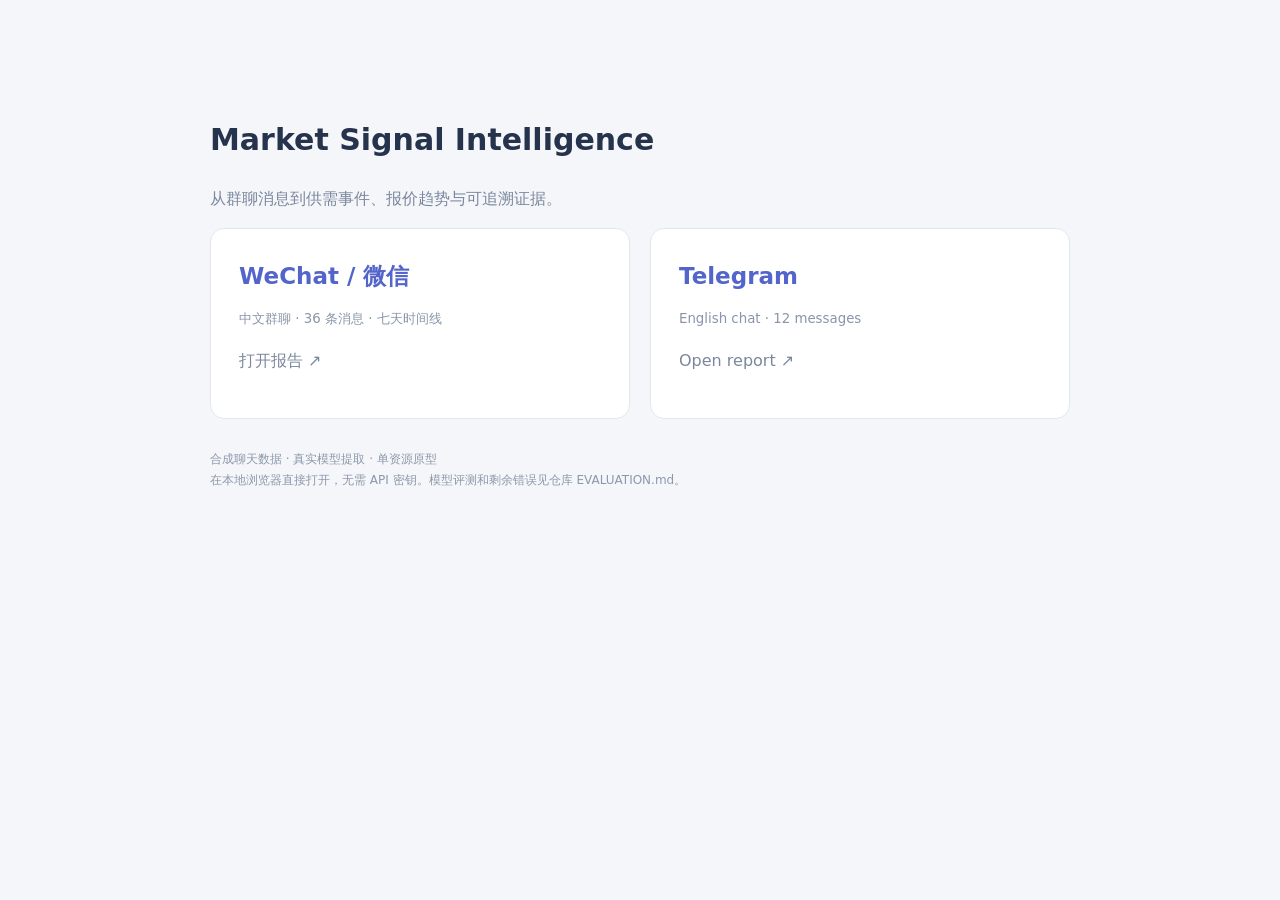
<file: demo/index.html>
<!doctype html><html lang="zh-CN"><head><meta charset="utf-8"><meta name="viewport" content="width=device-width,initial-scale=1"><title>Market Signal Intelligence · Demo</title><style>body{font:16px/1.7 system-ui,sans-serif;margin:0;background:#f5f6fa;color:#26334d}main{max-width:860px;margin:70px auto;padding:24px}h1{font-size:30px}p{color:#7b879d}.cards{display:grid;grid-template-columns:1fr 1fr;gap:20px}a{display:block;background:white;border:1px solid #e2e7ef;border-radius:14px;padding:28px;color:#5365cb;text-decoration:none}a:hover{border-color:#7784db}b{font-size:23px}small{display:block;color:#8995a9;margin-top:12px}footer{font-size:12px;margin-top:30px;color:#8c98aa}@media(max-width:600px){.cards{grid-template-columns:1fr}main{margin:20px auto}}</style></head><body><main><h1>Market Signal Intelligence</h1><p>从群聊消息到供需事件、报价趋势与可追溯证据。</p><div class="cards"><a href="final/D1/report.html"><b>WeChat / 微信</b><small>中文群聊 · 36 条消息 · 七天时间线</small><p>打开报告 ↗</p></a><a href="final/D2/report.html"><b>Telegram</b><small>English chat · 12 messages</small><p>Open report ↗</p></a></div><footer>合成聊天数据 · 真实模型提取 · 单资源原型<br>在本地浏览器直接打开，无需 API 密钥。模型评测和剩余错误见仓库 EVALUATION.md。</footer></main></body></html>
</file>
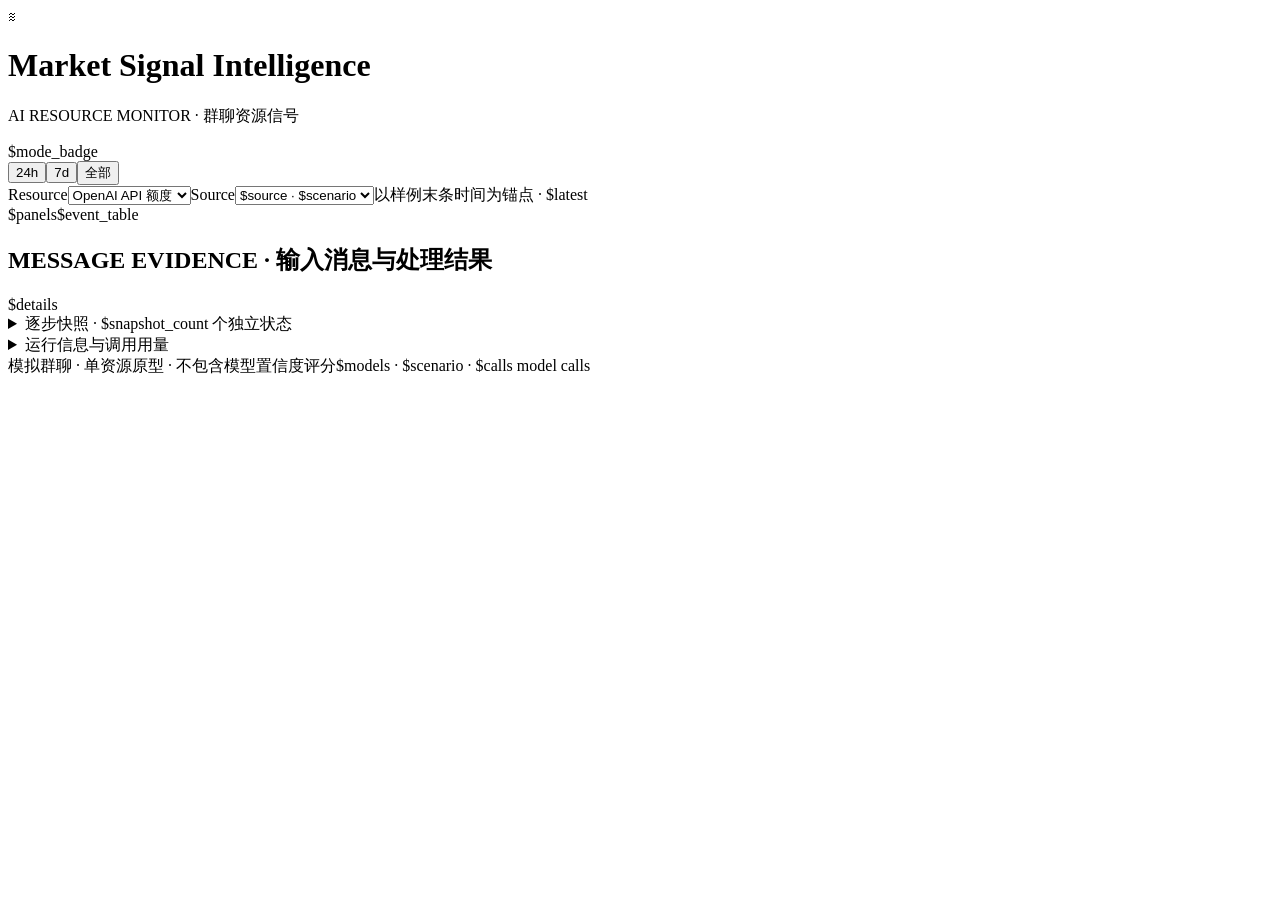
<file: templates/report.html>
<!doctype html><html lang="zh-CN"><head><meta charset="utf-8"><meta name="viewport" content="width=device-width,initial-scale=1"><title>Market Signal Intelligence · $scenario</title><style>$css</style></head><body><main>
<header class="header"><div class="brand"><div class="brand-icon" aria-hidden="true">≋</div><div><h1>Market Signal Intelligence</h1><p class="subtitle">AI RESOURCE MONITOR · 群聊资源信号</p></div></div>$mode_badge</header>
<div class="toolbar"><div class="tabs" role="group" aria-label="时间窗口"><button type="button" data-window-button="24h" aria-pressed="true">24h</button><button type="button" data-window-button="7d" aria-pressed="false">7d</button><button type="button" data-window-button="all" aria-pressed="false">全部</button></div><label><span class="filter-label">Resource</span><select aria-label="资源（当前场景只有一种）"><option>OpenAI API 额度</option></select></label><label><span class="filter-label">Source</span><select aria-label="来源（当前场景）"><option>$source · $scenario</option></select></label><span class="window-note">以样例末条时间为锚点 · $latest</span></div>
$panels$event_table<section class="audit"><h2 id="messages">MESSAGE EVIDENCE · 输入消息与处理结果</h2>$details<details class="raw"><summary>逐步快照 · $snapshot_count 个独立状态</summary><div class="scroll"><table><thead><tr><th>步骤</th><th>模拟时间</th><th>供应</th><th>需求</th><th>中位价</th><th>报价数</th></tr></thead><tbody>$time_rows</tbody></table></div></details><details class="raw"><summary>运行信息与调用用量</summary><pre>$summary</pre></details></section>
<footer class="footer"><span>模拟群聊 · 单资源原型 · 不包含模型置信度评分</span><span>$models · $scenario · $calls model calls</span></footer><noscript><p class="hint">JavaScript 未启用：显示默认 24h 窗口；消息证据仍可展开。</p></noscript></main><script type="text/javascript">$script</script></body></html>
</file>
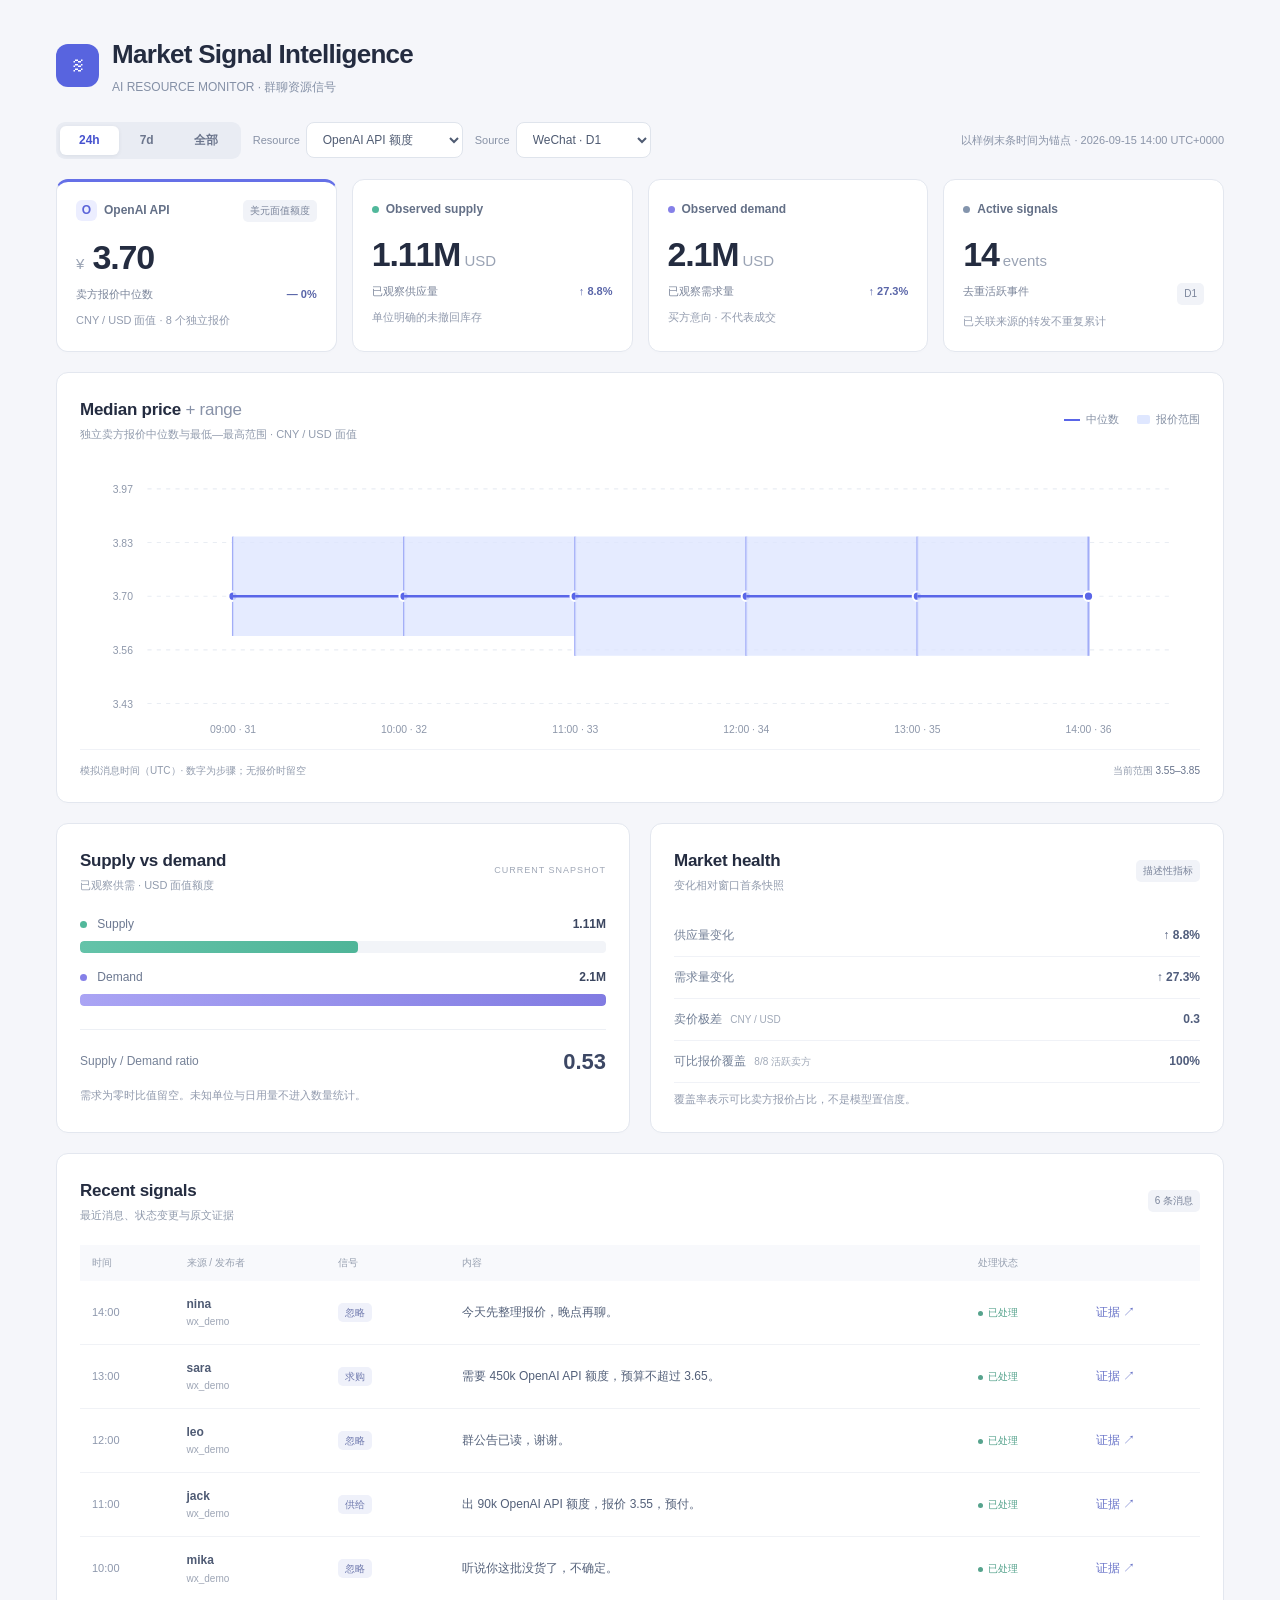
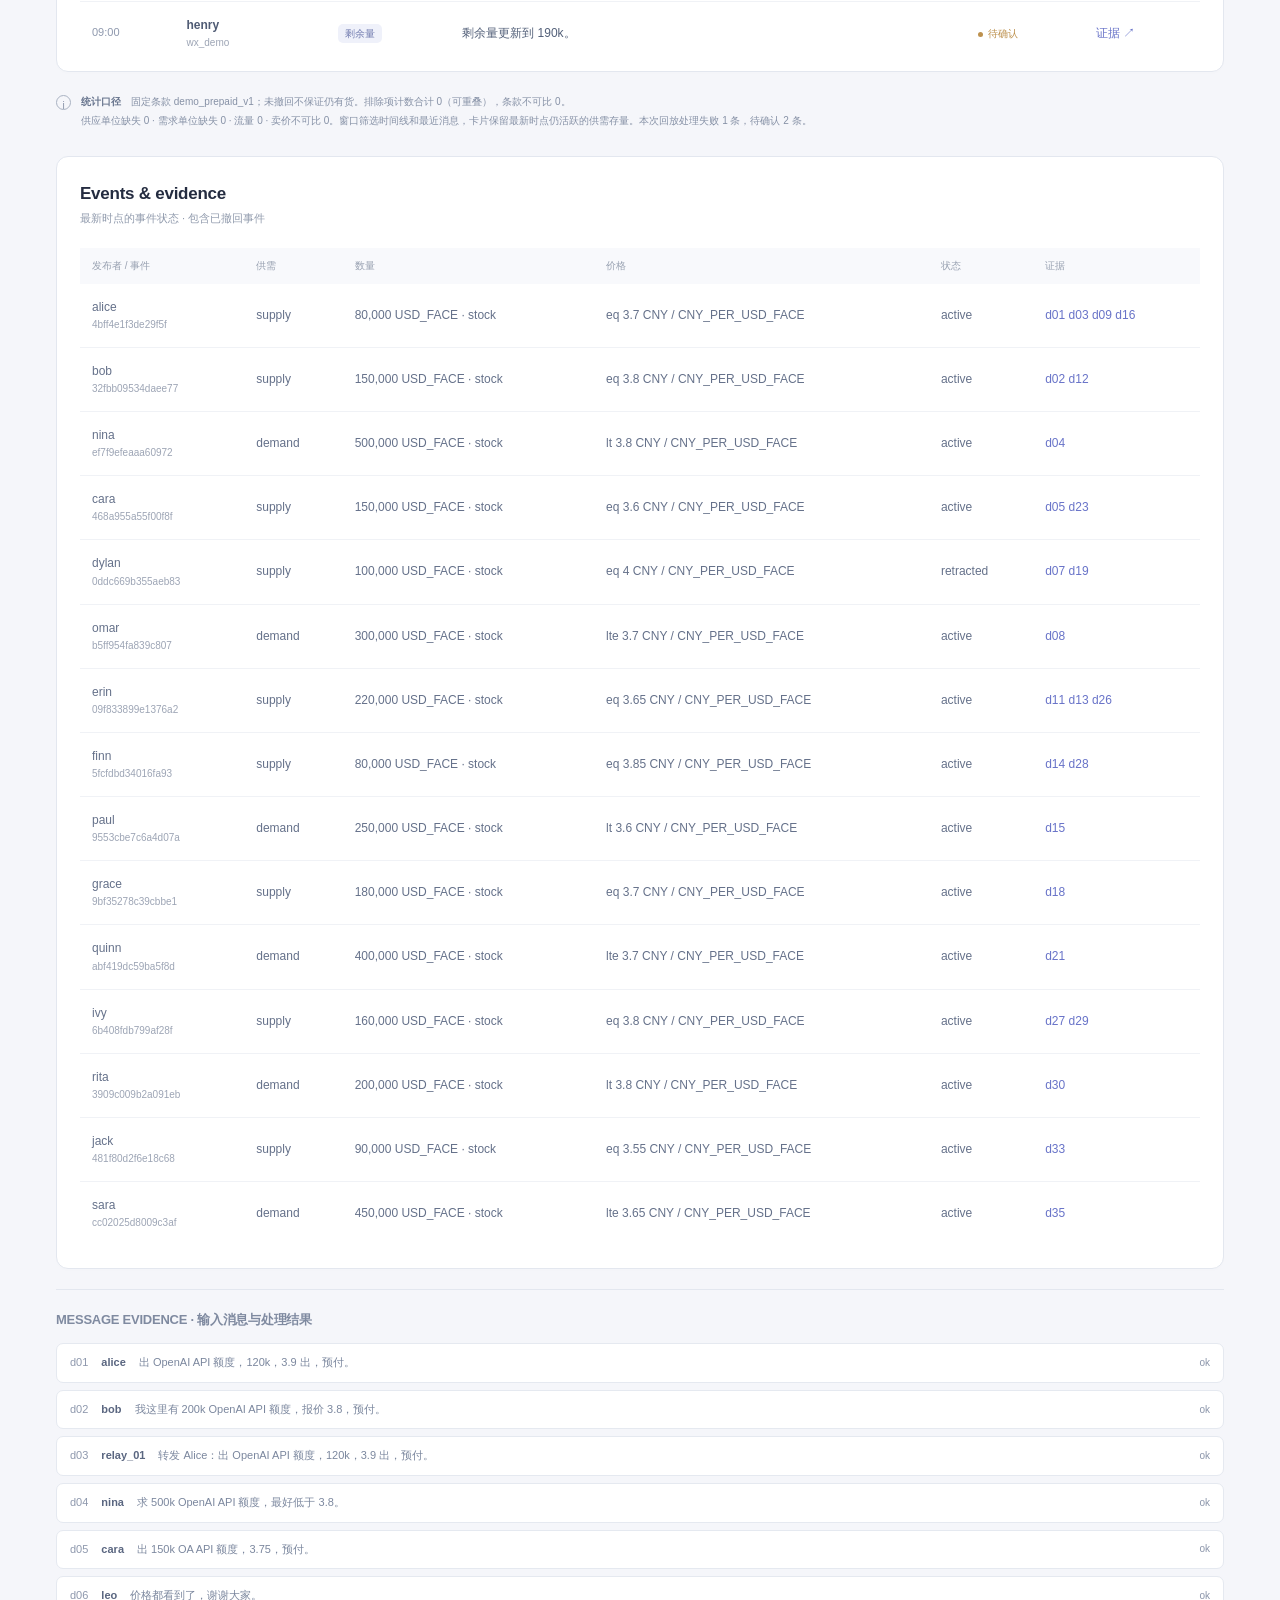
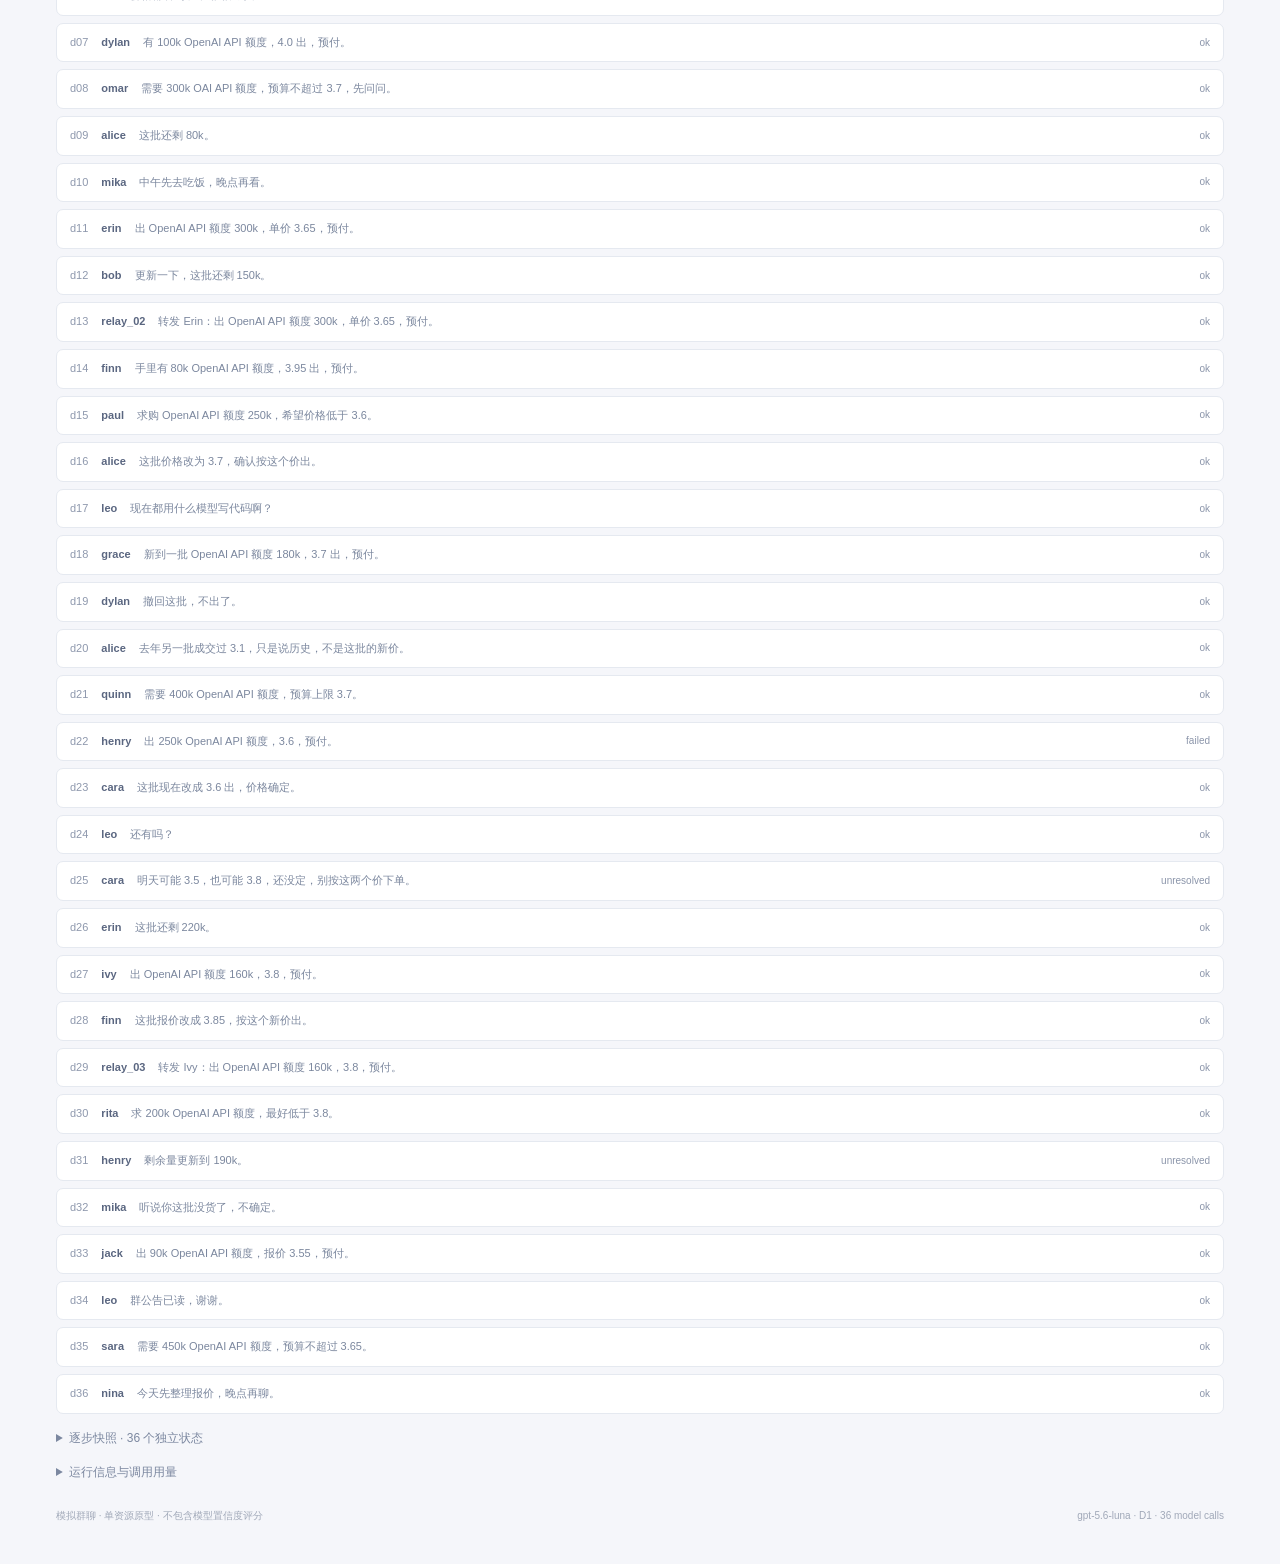
<file: demo/final/D1/report.html>
<!doctype html><html lang="zh-CN"><head><meta charset="utf-8"><meta name="viewport" content="width=device-width,initial-scale=1"><title>Market Signal Intelligence · D1</title><style>
*{box-sizing:border-box}body{margin:0;background:#f5f6fa;color:#242c40;font:14px/1.6 -apple-system,BlinkMacSystemFont,"Segoe UI","PingFang SC",sans-serif}main{max-width:1240px;margin:auto;padding:34px 36px 40px}h1,h2,p{margin:0}h1{font-size:26px;letter-spacing:-.7px;font-weight:650}h2{font-size:17px;font-weight:650;letter-spacing:-.25px}.header{display:flex;justify-content:space-between;align-items:center;gap:20px}.brand{display:flex;gap:13px;align-items:center}.brand-icon{background:#5864df;color:white;width:43px;height:43px;display:grid;place-items:center;border-radius:12px;font-size:24px}.subtitle{font-size:12px;color:#8490a6;margin-top:2px}.live{font-size:12px;color:#556178;white-space:nowrap}.live .dot{margin-right:6px}.toolbar{margin:25px 0 20px;display:flex;align-items:center;gap:12px;flex-wrap:wrap}.tabs{display:flex;background:#e9ecf3;padding:4px;border-radius:9px;gap:2px}button{font:inherit;border:0;cursor:pointer}.tabs button{background:transparent;color:#6c768d;border-radius:6px;padding:5px 19px;font-size:12px;font-weight:600}.tabs button[aria-pressed=true]{background:white;color:#4652cf;box-shadow:0 1px 4px #15243a12}select{font:inherit;font-size:12px;color:#4f5b72;padding:9px 32px 9px 12px;border:1px solid #dfe4ec;border-radius:8px;background:white}.filter-label{font-size:11px;color:#8892a6;margin-right:6px}.window-note{margin-left:auto;color:#8a94a8;font-size:11px}.kpis{display:grid;grid-template-columns:repeat(4,minmax(0,1fr));gap:15px;margin-bottom:20px}.kpi,.panel{background:white;border:1px solid #e3e7ef;border-radius:12px;box-shadow:0 2px 3px #24345002}.kpi{padding:20px 19px}.featured{border-top:3px solid #6570e7;padding-top:18px}.eyebrow{display:flex;gap:7px;align-items:center;font-size:12px;font-weight:600;color:#647087;white-space:nowrap}.resource-icon{width:21px;height:21px;border-radius:6px;background:#eceeff;color:#5b64d9;display:inline-grid;place-items:center;font-size:12px}.pill{background:#f1f3f8;color:#7b859b;font-size:10px;font-weight:500;padding:3px 7px;border-radius:5px;white-space:nowrap}.eyebrow .pill{margin-left:auto}.value{font-size:34px;font-weight:650;letter-spacing:-1.2px;margin:16px 0 9px;line-height:1.15;font-variant-numeric:tabular-nums}.value small{font-size:15px;font-weight:450;letter-spacing:0;color:#9aa3b4}.card-bottom{display:flex;justify-content:space-between;gap:6px;font-size:11px;color:#7b859a}.delta{color:#5965a8;font-weight:600}.hint{font-size:11px;color:#929bae;margin-top:8px}.panel{padding:23px;margin-bottom:20px}.section-head{display:flex;justify-content:space-between;align-items:center;gap:12px;margin-bottom:20px}.section-head p{font-size:11px;color:#919bad;margin-top:3px}.light{font-weight:450;color:#8892a8}.legend{display:flex;gap:18px;font-size:11px;color:#8590a4}.legend span{display:flex;align-items:center;gap:6px}.line-key{width:16px;height:2px;background:#5965e8}.range-key{width:13px;height:9px;background:#dfe7ff;border-radius:2px}svg{width:100%;display:block;overflow:visible}svg text{font:10px -apple-system,sans-serif;fill:#8d97aa}.chart-footer{display:flex;justify-content:space-between;border-top:1px solid #f0f2f7;padding-top:13px;color:#909aac;font-size:10px}.chart-footer b{color:#65718a;font-weight:500}.split{display:grid;grid-template-columns:1fr 1fr;gap:20px}.tiny-label{font-size:9px;letter-spacing:1px;color:#a0a8b7}.dot{display:inline-block;width:7px;height:7px;border-radius:50%;flex-shrink:0}.green{background:#51b89b}.purple{background:#8580e8}.slate{background:#8495ad}.bar-row{display:flex;justify-content:space-between;margin:15px 0 7px;font-size:12px;color:#6c7890}.bar-row .dot{margin-right:7px}.bar-row b{color:#3b4660;font-weight:600}.bar-track{height:12px;background:#f2f4f8;border-radius:4px;overflow:hidden}.bar-fill{height:100%;border-radius:4px}.supply{background:linear-gradient(90deg,#64c3a9,#4fb598)}.demand{background:linear-gradient(90deg,#aaa4f4,#817be2)}.ratio{margin-top:23px;border-top:1px solid #edf0f5;padding-top:14px;display:flex;justify-content:space-between;align-items:center;font-size:12px;color:#758197}.ratio strong{font-size:22px;color:#3c4764}.health-row{display:flex;justify-content:space-between;align-items:center;border-bottom:1px solid #f0f2f7;padding:11px 0;font-size:12px;color:#738097}.health-row b{color:#505d7c;font-weight:600}.health-row small{font-size:10px;color:#a0a9b8;margin-left:5px}.recent{padding-bottom:6px}.scroll{overflow:auto}table{border-collapse:collapse;width:100%;text-align:left;font-size:12px}th{background:#f8f9fc;color:#98a1b1;font-size:10px;font-weight:500;padding:10px 12px;white-space:nowrap}td{padding:14px 12px;border-bottom:1px solid #f0f2f6;color:#65718a}tbody tr:last-child td{border-bottom:0}.mono{font-variant-numeric:tabular-nums;color:#8e98ad;font-size:11px}td b{font-weight:550;color:#4f5b74}.cell-sub{display:block;font-size:10px;color:#9da5b5}.tag{background:#eff1fa;color:#717baf;font-size:10px;padding:4px 7px;border-radius:5px;white-space:nowrap}.signal-text{max-width:420px;min-width:230px;color:#536079;font-size:12px}.status{font-size:10px;white-space:nowrap}.status:before{content:"";display:inline-block;width:5px;height:5px;border-radius:50%;background:currentColor;margin-right:5px}.good{color:#56a38d}.warn{color:#bd914e}a{color:#6873c8;text-decoration:none;white-space:nowrap}a:hover{text-decoration:underline}.data-note{display:flex;gap:10px;color:#8691a6;font-size:10px;line-height:1.9;margin-bottom:26px}.data-note b{font-weight:600;color:#68758e}.note-icon{display:inline-grid;place-items:center;border:1px solid #a9b2c2;width:15px;height:15px;border-radius:50%;flex-shrink:0;margin-top:3px}.audit{border-top:1px solid #e3e7ef;padding-top:20px}.audit h2{font-size:13px;color:#7f8aa0;margin-bottom:12px}.message-detail{scroll-margin-top:16px;background:white;border:1px solid #e5e9f0;border-radius:7px;margin:7px 0;padding:10px 13px}.message-detail:target{border-color:#7d87dd}.message-detail summary{display:flex;align-items:center;gap:13px;cursor:pointer;font-size:11px;color:#7b879e}.message-detail summary>span:nth-of-type(2){flex:1;overflow:hidden;text-overflow:ellipsis;white-space:nowrap}.message-detail em{font-style:normal;font-size:10px;color:#8b95aa}.message-detail b{font-weight:550;color:#5a6680}pre{white-space:pre-wrap;overflow-wrap:anywhere;font-size:11px;color:#6d7990;max-height:480px;overflow:auto}details>summary{cursor:pointer}.raw{margin:15px 0;font-size:12px;color:#7c88a0}.footer{display:flex;justify-content:space-between;gap:12px;margin-top:26px;color:#a0a8b8;font-size:10px}.footer span{overflow-wrap:anywhere}[hidden]{display:none!important}:focus-visible{outline:2px solid #6b74e6;outline-offset:3px}@media(max-width:1000px){.kpis{grid-template-columns:repeat(2,minmax(0,1fr))}.window-note{width:100%;margin:0}.eyebrow .pill{margin-left:0}}@media(max-width:680px){main{padding:20px 15px}h1{font-size:21px}.header{align-items:flex-start;flex-direction:column;gap:12px}.split{grid-template-columns:1fr;gap:0}.kpis{gap:10px}.kpi{padding:15px}.featured{padding-top:13px}.value{font-size:29px}.eyebrow{font-size:10px;white-space:normal;flex-wrap:wrap}.card-bottom{flex-wrap:wrap}.panel{padding:16px}.section-head{align-items:flex-start;flex-wrap:wrap}.legend{font-size:10px}.chart-footer{gap:10px}.tiny-label{display:none}.footer{flex-direction:column}.message-detail summary>span:nth-of-type(2){max-width:40vw}}@media print{body{background:white}main{padding:0}.toolbar,.audit{display:none}.panel,.kpi{break-inside:avoid;box-shadow:none}}
</style></head><body><main>
<header class="header"><div class="brand"><div class="brand-icon" aria-hidden="true">≋</div><div><h1>Market Signal Intelligence</h1><p class="subtitle">AI RESOURCE MONITOR · 群聊资源信号</p></div></div></header>
<div class="toolbar"><div class="tabs" role="group" aria-label="时间窗口"><button type="button" data-window-button="24h" aria-pressed="true">24h</button><button type="button" data-window-button="7d" aria-pressed="false">7d</button><button type="button" data-window-button="all" aria-pressed="false">全部</button></div><label><span class="filter-label">Resource</span><select aria-label="资源（当前场景只有一种）"><option>OpenAI API 额度</option></select></label><label><span class="filter-label">Source</span><select aria-label="来源（当前场景）"><option>WeChat · D1</option></select></label><span class="window-note">以样例末条时间为锚点 · 2026-09-15 14:00 UTC+0000</span></div>
<div class="window-panel" data-window="24h"><div class="kpis">
<section class="kpi featured"><div class="eyebrow"><span class="resource-icon">O</span> OpenAI API <span class="pill">美元面值额度</span></div><div class="value"><small>¥</small> 3.70</div><div class="card-bottom"><span>卖方报价中位数</span><span class="delta">— 0%</span></div><div class="hint">CNY / USD 面值 · 8 个独立报价</div></section>
<section class="kpi"><div class="eyebrow"><span class="dot green"></span> Observed supply</div><div class="value">1.11M<small> USD</small></div><div class="card-bottom"><span>已观察供应量</span><span class="delta">↑ 8.8%</span></div><div class="hint">单位明确的未撤回库存</div></section>
<section class="kpi"><div class="eyebrow"><span class="dot purple"></span> Observed demand</div><div class="value">2.1M<small> USD</small></div><div class="card-bottom"><span>已观察需求量</span><span class="delta">↑ 27.3%</span></div><div class="hint">买方意向 · 不代表成交</div></section>
<section class="kpi"><div class="eyebrow"><span class="dot slate"></span> Active signals</div><div class="value">14<small> events</small></div><div class="card-bottom"><span>去重活跃事件</span><span class="pill">D1</span></div><div class="hint">已关联来源的转发不重复累计</div></section></div>
<section class="panel price-panel"><div class="section-head"><div><h2>Median price <span class="light">+ range</span></h2><p>独立卖方报价中位数与最低—最高范围 · CNY / USD 面值</p></div><div class="legend"><span><i class="line-key"></i> 中位数</span><span><i class="range-key"></i> 报价范围</span></div></div><svg viewBox="0 0 1080 275" role="img" aria-label="独立卖方报价中位数与最低最高范围"><line x1="65" y1="231.0" x2="1055" y2="231.0" stroke="#e9edf3" stroke-dasharray="4 5"/><text x="51" y="235.0" text-anchor="end">3.43</text><line x1="65" y1="179.24999999999994" x2="1055" y2="179.24999999999994" stroke="#e9edf3" stroke-dasharray="4 5"/><text x="51" y="183.24999999999994" text-anchor="end">3.56</text><line x1="65" y1="127.49999999999991" x2="1055" y2="127.49999999999991" stroke="#e9edf3" stroke-dasharray="4 5"/><text x="51" y="131.49999999999991" text-anchor="end">3.70</text><line x1="65" y1="75.75000000000004" x2="1055" y2="75.75000000000004" stroke="#e9edf3" stroke-dasharray="4 5"/><text x="51" y="79.75000000000004" text-anchor="end">3.83</text><line x1="65" y1="24.0" x2="1055" y2="24.0" stroke="#e9edf3" stroke-dasharray="4 5"/><text x="51" y="28.0" text-anchor="end">3.97</text><line x1="147.5" y1="165.83333333333323" x2="147.5" y2="70.0" stroke="#a1acf7" stroke-width="2"/><circle cx="147.5" cy="127.49999999999991" r="4.5" fill="#5965e8" stroke="white" stroke-width="2"><title>步骤 31 · 中位价 3.7 · 范围 3.6–3.85 · 7 个报价</title></circle><path d="M147.5 70.0 H312.5 V70.0 V165.83333333333323 V165.83333333333323 H147.5 Z" fill="#dfe7ff" opacity=".8"/><path d="M147.5 127.49999999999991 H312.5 V127.49999999999991" fill="none" stroke="#5965e8" stroke-width="2.5"/><line x1="312.5" y1="165.83333333333323" x2="312.5" y2="70.0" stroke="#a1acf7" stroke-width="2"/><circle cx="312.5" cy="127.49999999999991" r="4.5" fill="#5965e8" stroke="white" stroke-width="2"><title>步骤 32 · 中位价 3.7 · 范围 3.6–3.85 · 7 个报价</title></circle><path d="M312.5 70.0 H477.5 V70.0 V185.0 V165.83333333333323 H312.5 Z" fill="#dfe7ff" opacity=".8"/><path d="M312.5 127.49999999999991 H477.5 V127.49999999999991" fill="none" stroke="#5965e8" stroke-width="2.5"/><line x1="477.5" y1="185.0" x2="477.5" y2="70.0" stroke="#a1acf7" stroke-width="2"/><circle cx="477.5" cy="127.49999999999991" r="4.5" fill="#5965e8" stroke="white" stroke-width="2"><title>步骤 33 · 中位价 3.7 · 范围 3.55–3.85 · 8 个报价</title></circle><path d="M477.5 70.0 H642.5 V70.0 V185.0 V185.0 H477.5 Z" fill="#dfe7ff" opacity=".8"/><path d="M477.5 127.49999999999991 H642.5 V127.49999999999991" fill="none" stroke="#5965e8" stroke-width="2.5"/><line x1="642.5" y1="185.0" x2="642.5" y2="70.0" stroke="#a1acf7" stroke-width="2"/><circle cx="642.5" cy="127.49999999999991" r="4.5" fill="#5965e8" stroke="white" stroke-width="2"><title>步骤 34 · 中位价 3.7 · 范围 3.55–3.85 · 8 个报价</title></circle><path d="M642.5 70.0 H807.5 V70.0 V185.0 V185.0 H642.5 Z" fill="#dfe7ff" opacity=".8"/><path d="M642.5 127.49999999999991 H807.5 V127.49999999999991" fill="none" stroke="#5965e8" stroke-width="2.5"/><line x1="807.5" y1="185.0" x2="807.5" y2="70.0" stroke="#a1acf7" stroke-width="2"/><circle cx="807.5" cy="127.49999999999991" r="4.5" fill="#5965e8" stroke="white" stroke-width="2"><title>步骤 35 · 中位价 3.7 · 范围 3.55–3.85 · 8 个报价</title></circle><path d="M807.5 70.0 H972.5 V70.0 V185.0 V185.0 H807.5 Z" fill="#dfe7ff" opacity=".8"/><path d="M807.5 127.49999999999991 H972.5 V127.49999999999991" fill="none" stroke="#5965e8" stroke-width="2.5"/><line x1="972.5" y1="185.0" x2="972.5" y2="70.0" stroke="#a1acf7" stroke-width="2"/><circle cx="972.5" cy="127.49999999999991" r="4.5" fill="#5965e8" stroke="white" stroke-width="2"><title>步骤 36 · 中位价 3.7 · 范围 3.55–3.85 · 8 个报价</title></circle><text x="147.5" y="259" text-anchor="middle">09:00 · 31</text><text x="312.5" y="259" text-anchor="middle">10:00 · 32</text><text x="477.5" y="259" text-anchor="middle">11:00 · 33</text><text x="642.5" y="259" text-anchor="middle">12:00 · 34</text><text x="807.5" y="259" text-anchor="middle">13:00 · 35</text><text x="972.5" y="259" text-anchor="middle">14:00 · 36</text></svg><div class="chart-footer"><span>模拟消息时间（UTC）· 数字为步骤；无报价时留空</span><span>当前范围 <b>3.55–3.85</b></span></div></section>
<div class="split"><section class="panel"><div class="section-head"><div><h2>Supply vs demand</h2><p>已观察供需 · USD 面值额度</p></div><span class="tiny-label">CURRENT SNAPSHOT</span></div><div class="bar-row"><span><i class="dot green"></i> Supply</span><b>1.11M</b></div><div class="bar-track"><div class="bar-fill supply" style="width:52.857%"></div></div><div class="bar-row"><span><i class="dot purple"></i> Demand</span><b>2.1M</b></div><div class="bar-track"><div class="bar-fill demand" style="width:100.000%"></div></div><div class="ratio"><span>Supply / Demand ratio</span><strong>0.53</strong></div><p class="hint">需求为零时比值留空。未知单位与日用量不进入数量统计。</p></section>
<section class="panel"><div class="section-head"><div><h2>Market health</h2><p>变化相对窗口首条快照</p></div><span class="pill">描述性指标</span></div><div class="health-row"><span>供应量变化</span><b>↑ 8.8%</b></div><div class="health-row"><span>需求量变化</span><b>↑ 27.3%</b></div><div class="health-row"><span>卖价极差 <small>CNY / USD</small></span><b>0.3</b></div><div class="health-row"><span>可比报价覆盖 <small>8/8 活跃卖方</small></span><b>100%</b></div><p class="hint">覆盖率表示可比卖方报价占比，不是模型置信度。</p></section></div>
<section class="panel recent"><div class="section-head"><div><h2>Recent signals</h2><p>最近消息、状态变更与原文证据</p></div><span class="pill">6 条消息</span></div><div class="scroll"><table><thead><tr><th>时间</th><th>来源 / 发布者</th><th>信号</th><th>内容</th><th>处理状态</th><th></th></tr></thead><tbody><tr><td class="mono">14:00</td><td><b>nina</b><span class="cell-sub">wx_demo</span></td><td><span class="tag">忽略</span></td><td class="signal-text">今天先整理报价，晚点再聊。</td><td><span class="status good">已处理</span></td><td><a href="#msg-35" aria-label="查看 d36 的证据">证据 ↗</a></td></tr><tr><td class="mono">13:00</td><td><b>sara</b><span class="cell-sub">wx_demo</span></td><td><span class="tag">求购</span></td><td class="signal-text">需要 450k OpenAI API 额度，预算不超过 3.65。</td><td><span class="status good">已处理</span></td><td><a href="#msg-34" aria-label="查看 d35 的证据">证据 ↗</a></td></tr><tr><td class="mono">12:00</td><td><b>leo</b><span class="cell-sub">wx_demo</span></td><td><span class="tag">忽略</span></td><td class="signal-text">群公告已读，谢谢。</td><td><span class="status good">已处理</span></td><td><a href="#msg-33" aria-label="查看 d34 的证据">证据 ↗</a></td></tr><tr><td class="mono">11:00</td><td><b>jack</b><span class="cell-sub">wx_demo</span></td><td><span class="tag">供给</span></td><td class="signal-text">出 90k OpenAI API 额度，报价 3.55，预付。</td><td><span class="status good">已处理</span></td><td><a href="#msg-32" aria-label="查看 d33 的证据">证据 ↗</a></td></tr><tr><td class="mono">10:00</td><td><b>mika</b><span class="cell-sub">wx_demo</span></td><td><span class="tag">忽略</span></td><td class="signal-text">听说你这批没货了，不确定。</td><td><span class="status good">已处理</span></td><td><a href="#msg-31" aria-label="查看 d32 的证据">证据 ↗</a></td></tr><tr><td class="mono">09:00</td><td><b>henry</b><span class="cell-sub">wx_demo</span></td><td><span class="tag">剩余量</span></td><td class="signal-text">剩余量更新到 190k。</td><td><span class="status warn">待确认</span></td><td><a href="#msg-30" aria-label="查看 d31 的证据">证据 ↗</a></td></tr></tbody></table></div></section>
<div class="data-note"><span class="note-icon">i</span><div><b>统计口径</b>　固定条款 demo_prepaid_v1；未撤回不保证仍有货。排除项计数合计 0（可重叠），条款不可比 0。<br><span>供应单位缺失 0 · 需求单位缺失 0 · 流量 0 · 卖价不可比 0。窗口筛选时间线和最近消息，卡片保留最新时点仍活跃的供需存量。本次回放处理失败 1 条，待确认 2 条。</span></div></div></div><div class="window-panel" data-window="7d" hidden><div class="kpis">
<section class="kpi featured"><div class="eyebrow"><span class="resource-icon">O</span> OpenAI API <span class="pill">美元面值额度</span></div><div class="value"><small>¥</small> 3.70</div><div class="card-bottom"><span>卖方报价中位数</span><span class="delta">↓ 5.1%</span></div><div class="hint">CNY / USD 面值 · 8 个独立报价</div></section>
<section class="kpi"><div class="eyebrow"><span class="dot green"></span> Observed supply</div><div class="value">1.11M<small> USD</small></div><div class="card-bottom"><span>已观察供应量</span><span class="delta">↑ 825.0%</span></div><div class="hint">单位明确的未撤回库存</div></section>
<section class="kpi"><div class="eyebrow"><span class="dot purple"></span> Observed demand</div><div class="value">2.1M<small> USD</small></div><div class="card-bottom"><span>已观察需求量</span><span class="delta">新增 2.1M</span></div><div class="hint">买方意向 · 不代表成交</div></section>
<section class="kpi"><div class="eyebrow"><span class="dot slate"></span> Active signals</div><div class="value">14<small> events</small></div><div class="card-bottom"><span>去重活跃事件</span><span class="pill">D1</span></div><div class="hint">已关联来源的转发不重复累计</div></section></div>
<section class="panel price-panel"><div class="section-head"><div><h2>Median price <span class="light">+ range</span></h2><p>独立卖方报价中位数与最低—最高范围 · CNY / USD 面值</p></div><div class="legend"><span><i class="line-key"></i> 中位数</span><span><i class="range-key"></i> 报价范围</span></div></div><svg viewBox="0 0 1080 275" role="img" aria-label="独立卖方报价中位数与最低最高范围"><line x1="65" y1="231.0" x2="1055" y2="231.0" stroke="#e9edf3" stroke-dasharray="4 5"/><text x="51" y="235.0" text-anchor="end">3.41</text><line x1="65" y1="179.24999999999997" x2="1055" y2="179.24999999999997" stroke="#e9edf3" stroke-dasharray="4 5"/><text x="51" y="183.24999999999997" text-anchor="end">3.59</text><line x1="65" y1="127.50000000000007" x2="1055" y2="127.50000000000007" stroke="#e9edf3" stroke-dasharray="4 5"/><text x="51" y="131.50000000000006" text-anchor="end">3.77</text><line x1="65" y1="75.75000000000003" x2="1055" y2="75.75000000000003" stroke="#e9edf3" stroke-dasharray="4 5"/><text x="51" y="79.75000000000003" text-anchor="end">3.95</text><line x1="65" y1="24.0" x2="1055" y2="24.0" stroke="#e9edf3" stroke-dasharray="4 5"/><text x="51" y="28.0" text-anchor="end">4.13</text><line x1="78.75" y1="91.56249999999994" x2="78.75" y2="91.56249999999994" stroke="#a1acf7" stroke-width="2"/><circle cx="78.75" cy="91.56249999999994" r="4.5" fill="#5965e8" stroke="white" stroke-width="2"><title>步骤 1 · 中位价 3.9 · 范围 3.9–3.9 · 1 个报价</title></circle><path d="M78.75 91.56249999999994 H106.25 V91.56249999999994 V120.31249999999997 V91.56249999999994 H78.75 Z" fill="#dfe7ff" opacity=".8"/><path d="M78.75 91.56249999999994 H106.25 V105.9374999999999" fill="none" stroke="#5965e8" stroke-width="2.5"/><line x1="106.25" y1="120.31249999999997" x2="106.25" y2="91.56249999999994" stroke="#a1acf7" stroke-width="2"/><circle cx="106.25" cy="105.9374999999999" r="4.5" fill="#5965e8" stroke="white" stroke-width="2"><title>步骤 2 · 中位价 3.85 · 范围 3.8–3.9 · 2 个报价</title></circle><path d="M106.25 91.56249999999994 H133.75 V91.56249999999994 V120.31249999999997 V120.31249999999997 H106.25 Z" fill="#dfe7ff" opacity=".8"/><path d="M106.25 105.9374999999999 H133.75 V105.9374999999999" fill="none" stroke="#5965e8" stroke-width="2.5"/><line x1="133.75" y1="120.31249999999997" x2="133.75" y2="91.56249999999994" stroke="#a1acf7" stroke-width="2"/><circle cx="133.75" cy="105.9374999999999" r="4.5" fill="#5965e8" stroke="white" stroke-width="2"><title>步骤 3 · 中位价 3.85 · 范围 3.8–3.9 · 2 个报价</title></circle><path d="M133.75 91.56249999999994 H161.25 V91.56249999999994 V120.31249999999997 V120.31249999999997 H133.75 Z" fill="#dfe7ff" opacity=".8"/><path d="M133.75 105.9374999999999 H161.25 V105.9374999999999" fill="none" stroke="#5965e8" stroke-width="2.5"/><line x1="161.25" y1="120.31249999999997" x2="161.25" y2="91.56249999999994" stroke="#a1acf7" stroke-width="2"/><circle cx="161.25" cy="105.9374999999999" r="4.5" fill="#5965e8" stroke="white" stroke-width="2"><title>步骤 4 · 中位价 3.85 · 范围 3.8–3.9 · 2 个报价</title></circle><path d="M161.25 91.56249999999994 H188.75 V91.56249999999994 V134.6874999999999 V120.31249999999997 H161.25 Z" fill="#dfe7ff" opacity=".8"/><path d="M161.25 105.9374999999999 H188.75 V120.31249999999997" fill="none" stroke="#5965e8" stroke-width="2.5"/><line x1="188.75" y1="134.6874999999999" x2="188.75" y2="91.56249999999994" stroke="#a1acf7" stroke-width="2"/><circle cx="188.75" cy="120.31249999999997" r="4.5" fill="#5965e8" stroke="white" stroke-width="2"><title>步骤 5 · 中位价 3.8 · 范围 3.75–3.9 · 3 个报价</title></circle><path d="M188.75 91.56249999999994 H216.25 V91.56249999999994 V134.6874999999999 V134.6874999999999 H188.75 Z" fill="#dfe7ff" opacity=".8"/><path d="M188.75 120.31249999999997 H216.25 V120.31249999999997" fill="none" stroke="#5965e8" stroke-width="2.5"/><line x1="216.25" y1="134.6874999999999" x2="216.25" y2="91.56249999999994" stroke="#a1acf7" stroke-width="2"/><circle cx="216.25" cy="120.31249999999997" r="4.5" fill="#5965e8" stroke="white" stroke-width="2"><title>步骤 6 · 中位价 3.8 · 范围 3.75–3.9 · 3 个报价</title></circle><path d="M216.25 91.56249999999994 H243.75 V62.81249999999993 V134.6874999999999 V134.6874999999999 H216.25 Z" fill="#dfe7ff" opacity=".8"/><path d="M216.25 120.31249999999997 H243.75 V105.9374999999999" fill="none" stroke="#5965e8" stroke-width="2.5"/><line x1="243.75" y1="134.6874999999999" x2="243.75" y2="62.81249999999993" stroke="#a1acf7" stroke-width="2"/><circle cx="243.75" cy="105.9374999999999" r="4.5" fill="#5965e8" stroke="white" stroke-width="2"><title>步骤 7 · 中位价 3.85 · 范围 3.75–4 · 4 个报价</title></circle><path d="M243.75 62.81249999999993 H271.25 V62.81249999999993 V134.6874999999999 V134.6874999999999 H243.75 Z" fill="#dfe7ff" opacity=".8"/><path d="M243.75 105.9374999999999 H271.25 V105.9374999999999" fill="none" stroke="#5965e8" stroke-width="2.5"/><line x1="271.25" y1="134.6874999999999" x2="271.25" y2="62.81249999999993" stroke="#a1acf7" stroke-width="2"/><circle cx="271.25" cy="105.9374999999999" r="4.5" fill="#5965e8" stroke="white" stroke-width="2"><title>步骤 8 · 中位价 3.85 · 范围 3.75–4 · 4 个报价</title></circle><path d="M271.25 62.81249999999993 H298.75 V62.81249999999993 V134.6874999999999 V134.6874999999999 H271.25 Z" fill="#dfe7ff" opacity=".8"/><path d="M271.25 105.9374999999999 H298.75 V105.9374999999999" fill="none" stroke="#5965e8" stroke-width="2.5"/><line x1="298.75" y1="134.6874999999999" x2="298.75" y2="62.81249999999993" stroke="#a1acf7" stroke-width="2"/><circle cx="298.75" cy="105.9374999999999" r="4.5" fill="#5965e8" stroke="white" stroke-width="2"><title>步骤 9 · 中位价 3.85 · 范围 3.75–4 · 4 个报价</title></circle><path d="M298.75 62.81249999999993 H326.25 V62.81249999999993 V134.6874999999999 V134.6874999999999 H298.75 Z" fill="#dfe7ff" opacity=".8"/><path d="M298.75 105.9374999999999 H326.25 V105.9374999999999" fill="none" stroke="#5965e8" stroke-width="2.5"/><line x1="326.25" y1="134.6874999999999" x2="326.25" y2="62.81249999999993" stroke="#a1acf7" stroke-width="2"/><circle cx="326.25" cy="105.9374999999999" r="4.5" fill="#5965e8" stroke="white" stroke-width="2"><title>步骤 10 · 中位价 3.85 · 范围 3.75–4 · 4 个报价</title></circle><path d="M326.25 62.81249999999993 H353.75 V62.81249999999993 V163.43749999999991 V134.6874999999999 H326.25 Z" fill="#dfe7ff" opacity=".8"/><path d="M326.25 105.9374999999999 H353.75 V120.31249999999997" fill="none" stroke="#5965e8" stroke-width="2.5"/><line x1="353.75" y1="163.43749999999991" x2="353.75" y2="62.81249999999993" stroke="#a1acf7" stroke-width="2"/><circle cx="353.75" cy="120.31249999999997" r="4.5" fill="#5965e8" stroke="white" stroke-width="2"><title>步骤 11 · 中位价 3.8 · 范围 3.65–4 · 5 个报价</title></circle><path d="M353.75 62.81249999999993 H381.25 V62.81249999999993 V163.43749999999991 V163.43749999999991 H353.75 Z" fill="#dfe7ff" opacity=".8"/><path d="M353.75 120.31249999999997 H381.25 V120.31249999999997" fill="none" stroke="#5965e8" stroke-width="2.5"/><line x1="381.25" y1="163.43749999999991" x2="381.25" y2="62.81249999999993" stroke="#a1acf7" stroke-width="2"/><circle cx="381.25" cy="120.31249999999997" r="4.5" fill="#5965e8" stroke="white" stroke-width="2"><title>步骤 12 · 中位价 3.8 · 范围 3.65–4 · 5 个报价</title></circle><path d="M381.25 62.81249999999993 H408.75 V62.81249999999993 V163.43749999999991 V163.43749999999991 H381.25 Z" fill="#dfe7ff" opacity=".8"/><path d="M381.25 120.31249999999997 H408.75 V120.31249999999997" fill="none" stroke="#5965e8" stroke-width="2.5"/><line x1="408.75" y1="163.43749999999991" x2="408.75" y2="62.81249999999993" stroke="#a1acf7" stroke-width="2"/><circle cx="408.75" cy="120.31249999999997" r="4.5" fill="#5965e8" stroke="white" stroke-width="2"><title>步骤 13 · 中位价 3.8 · 范围 3.65–4 · 5 个报价</title></circle><path d="M408.75 62.81249999999993 H436.25 V62.81249999999993 V163.43749999999991 V163.43749999999991 H408.75 Z" fill="#dfe7ff" opacity=".8"/><path d="M408.75 120.31249999999997 H436.25 V105.9374999999999" fill="none" stroke="#5965e8" stroke-width="2.5"/><line x1="436.25" y1="163.43749999999991" x2="436.25" y2="62.81249999999993" stroke="#a1acf7" stroke-width="2"/><circle cx="436.25" cy="105.9374999999999" r="4.5" fill="#5965e8" stroke="white" stroke-width="2"><title>步骤 14 · 中位价 3.85 · 范围 3.65–4 · 6 个报价</title></circle><path d="M436.25 62.81249999999993 H463.75 V62.81249999999993 V163.43749999999991 V163.43749999999991 H436.25 Z" fill="#dfe7ff" opacity=".8"/><path d="M436.25 105.9374999999999 H463.75 V105.9374999999999" fill="none" stroke="#5965e8" stroke-width="2.5"/><line x1="463.75" y1="163.43749999999991" x2="463.75" y2="62.81249999999993" stroke="#a1acf7" stroke-width="2"/><circle cx="463.75" cy="105.9374999999999" r="4.5" fill="#5965e8" stroke="white" stroke-width="2"><title>步骤 15 · 中位价 3.85 · 范围 3.65–4 · 6 个报价</title></circle><path d="M463.75 62.81249999999993 H491.25 V62.81249999999993 V163.43749999999991 V163.43749999999991 H463.75 Z" fill="#dfe7ff" opacity=".8"/><path d="M463.75 105.9374999999999 H491.25 V127.49999999999993" fill="none" stroke="#5965e8" stroke-width="2.5"/><line x1="491.25" y1="163.43749999999991" x2="491.25" y2="62.81249999999993" stroke="#a1acf7" stroke-width="2"/><circle cx="491.25" cy="127.49999999999993" r="4.5" fill="#5965e8" stroke="white" stroke-width="2"><title>步骤 16 · 中位价 3.775 · 范围 3.65–4 · 6 个报价</title></circle><path d="M491.25 62.81249999999993 H518.75 V62.81249999999993 V163.43749999999991 V163.43749999999991 H491.25 Z" fill="#dfe7ff" opacity=".8"/><path d="M491.25 127.49999999999993 H518.75 V127.49999999999993" fill="none" stroke="#5965e8" stroke-width="2.5"/><line x1="518.75" y1="163.43749999999991" x2="518.75" y2="62.81249999999993" stroke="#a1acf7" stroke-width="2"/><circle cx="518.75" cy="127.49999999999993" r="4.5" fill="#5965e8" stroke="white" stroke-width="2"><title>步骤 17 · 中位价 3.775 · 范围 3.65–4 · 6 个报价</title></circle><path d="M518.75 62.81249999999993 H546.25 V62.81249999999993 V163.43749999999991 V163.43749999999991 H518.75 Z" fill="#dfe7ff" opacity=".8"/><path d="M518.75 127.49999999999993 H546.25 V134.6874999999999" fill="none" stroke="#5965e8" stroke-width="2.5"/><line x1="546.25" y1="163.43749999999991" x2="546.25" y2="62.81249999999993" stroke="#a1acf7" stroke-width="2"/><circle cx="546.25" cy="134.6874999999999" r="4.5" fill="#5965e8" stroke="white" stroke-width="2"><title>步骤 18 · 中位价 3.75 · 范围 3.65–4 · 7 个报价</title></circle><path d="M546.25 62.81249999999993 H573.75 V77.18749999999987 V163.43749999999991 V163.43749999999991 H546.25 Z" fill="#dfe7ff" opacity=".8"/><path d="M546.25 134.6874999999999 H573.75 V141.8749999999999" fill="none" stroke="#5965e8" stroke-width="2.5"/><line x1="573.75" y1="163.43749999999991" x2="573.75" y2="77.18749999999987" stroke="#a1acf7" stroke-width="2"/><circle cx="573.75" cy="141.8749999999999" r="4.5" fill="#5965e8" stroke="white" stroke-width="2"><title>步骤 19 · 中位价 3.725 · 范围 3.65–3.95 · 6 个报价</title></circle><path d="M573.75 77.18749999999987 H601.25 V77.18749999999987 V163.43749999999991 V163.43749999999991 H573.75 Z" fill="#dfe7ff" opacity=".8"/><path d="M573.75 141.8749999999999 H601.25 V141.8749999999999" fill="none" stroke="#5965e8" stroke-width="2.5"/><line x1="601.25" y1="163.43749999999991" x2="601.25" y2="77.18749999999987" stroke="#a1acf7" stroke-width="2"/><circle cx="601.25" cy="141.8749999999999" r="4.5" fill="#5965e8" stroke="white" stroke-width="2"><title>步骤 20 · 中位价 3.725 · 范围 3.65–3.95 · 6 个报价</title></circle><path d="M601.25 77.18749999999987 H628.75 V77.18749999999987 V163.43749999999991 V163.43749999999991 H601.25 Z" fill="#dfe7ff" opacity=".8"/><path d="M601.25 141.8749999999999 H628.75 V141.8749999999999" fill="none" stroke="#5965e8" stroke-width="2.5"/><line x1="628.75" y1="163.43749999999991" x2="628.75" y2="77.18749999999987" stroke="#a1acf7" stroke-width="2"/><circle cx="628.75" cy="141.8749999999999" r="4.5" fill="#5965e8" stroke="white" stroke-width="2"><title>步骤 21 · 中位价 3.725 · 范围 3.65–3.95 · 6 个报价</title></circle><path d="M628.75 77.18749999999987 H656.25 V77.18749999999987 V163.43749999999991 V163.43749999999991 H628.75 Z" fill="#dfe7ff" opacity=".8"/><path d="M628.75 141.8749999999999 H656.25 V141.8749999999999" fill="none" stroke="#5965e8" stroke-width="2.5"/><line x1="656.25" y1="163.43749999999991" x2="656.25" y2="77.18749999999987" stroke="#a1acf7" stroke-width="2"/><circle cx="656.25" cy="141.8749999999999" r="4.5" fill="#5965e8" stroke="white" stroke-width="2"><title>步骤 22 · 中位价 3.725 · 范围 3.65–3.95 · 6 个报价</title></circle><path d="M656.25 77.18749999999987 H683.75 V77.18749999999987 V177.81249999999986 V163.43749999999991 H656.25 Z" fill="#dfe7ff" opacity=".8"/><path d="M656.25 141.8749999999999 H683.75 V149.06249999999983" fill="none" stroke="#5965e8" stroke-width="2.5"/><line x1="683.75" y1="177.81249999999986" x2="683.75" y2="77.18749999999987" stroke="#a1acf7" stroke-width="2"/><circle cx="683.75" cy="149.06249999999983" r="4.5" fill="#5965e8" stroke="white" stroke-width="2"><title>步骤 23 · 中位价 3.7 · 范围 3.6–3.95 · 6 个报价</title></circle><path d="M683.75 77.18749999999987 H711.25 V77.18749999999987 V177.81249999999986 V177.81249999999986 H683.75 Z" fill="#dfe7ff" opacity=".8"/><path d="M683.75 149.06249999999983 H711.25 V149.06249999999983" fill="none" stroke="#5965e8" stroke-width="2.5"/><line x1="711.25" y1="177.81249999999986" x2="711.25" y2="77.18749999999987" stroke="#a1acf7" stroke-width="2"/><circle cx="711.25" cy="149.06249999999983" r="4.5" fill="#5965e8" stroke="white" stroke-width="2"><title>步骤 24 · 中位价 3.7 · 范围 3.6–3.95 · 6 个报价</title></circle><path d="M711.25 77.18749999999987 H738.75 V77.18749999999987 V177.81249999999986 V177.81249999999986 H711.25 Z" fill="#dfe7ff" opacity=".8"/><path d="M711.25 149.06249999999983 H738.75 V149.06249999999983" fill="none" stroke="#5965e8" stroke-width="2.5"/><line x1="738.75" y1="177.81249999999986" x2="738.75" y2="77.18749999999987" stroke="#a1acf7" stroke-width="2"/><circle cx="738.75" cy="149.06249999999983" r="4.5" fill="#5965e8" stroke="white" stroke-width="2"><title>步骤 25 · 中位价 3.7 · 范围 3.6–3.95 · 6 个报价</title></circle><path d="M738.75 77.18749999999987 H766.25 V77.18749999999987 V177.81249999999986 V177.81249999999986 H738.75 Z" fill="#dfe7ff" opacity=".8"/><path d="M738.75 149.06249999999983 H766.25 V149.06249999999983" fill="none" stroke="#5965e8" stroke-width="2.5"/><line x1="766.25" y1="177.81249999999986" x2="766.25" y2="77.18749999999987" stroke="#a1acf7" stroke-width="2"/><circle cx="766.25" cy="149.06249999999983" r="4.5" fill="#5965e8" stroke="white" stroke-width="2"><title>步骤 26 · 中位价 3.7 · 范围 3.6–3.95 · 6 个报价</title></circle><path d="M766.25 77.18749999999987 H793.75 V77.18749999999987 V177.81249999999986 V177.81249999999986 H766.25 Z" fill="#dfe7ff" opacity=".8"/><path d="M766.25 149.06249999999983 H793.75 V149.06249999999983" fill="none" stroke="#5965e8" stroke-width="2.5"/><line x1="793.75" y1="177.81249999999986" x2="793.75" y2="77.18749999999987" stroke="#a1acf7" stroke-width="2"/><circle cx="793.75" cy="149.06249999999983" r="4.5" fill="#5965e8" stroke="white" stroke-width="2"><title>步骤 27 · 中位价 3.7 · 范围 3.6–3.95 · 7 个报价</title></circle><path d="M793.75 77.18749999999987 H821.25 V105.9374999999999 V177.81249999999986 V177.81249999999986 H793.75 Z" fill="#dfe7ff" opacity=".8"/><path d="M793.75 149.06249999999983 H821.25 V149.06249999999983" fill="none" stroke="#5965e8" stroke-width="2.5"/><line x1="821.25" y1="177.81249999999986" x2="821.25" y2="105.9374999999999" stroke="#a1acf7" stroke-width="2"/><circle cx="821.25" cy="149.06249999999983" r="4.5" fill="#5965e8" stroke="white" stroke-width="2"><title>步骤 28 · 中位价 3.7 · 范围 3.6–3.85 · 7 个报价</title></circle><path d="M821.25 105.9374999999999 H848.75 V105.9374999999999 V177.81249999999986 V177.81249999999986 H821.25 Z" fill="#dfe7ff" opacity=".8"/><path d="M821.25 149.06249999999983 H848.75 V149.06249999999983" fill="none" stroke="#5965e8" stroke-width="2.5"/><line x1="848.75" y1="177.81249999999986" x2="848.75" y2="105.9374999999999" stroke="#a1acf7" stroke-width="2"/><circle cx="848.75" cy="149.06249999999983" r="4.5" fill="#5965e8" stroke="white" stroke-width="2"><title>步骤 29 · 中位价 3.7 · 范围 3.6–3.85 · 7 个报价</title></circle><path d="M848.75 105.9374999999999 H876.25 V105.9374999999999 V177.81249999999986 V177.81249999999986 H848.75 Z" fill="#dfe7ff" opacity=".8"/><path d="M848.75 149.06249999999983 H876.25 V149.06249999999983" fill="none" stroke="#5965e8" stroke-width="2.5"/><line x1="876.25" y1="177.81249999999986" x2="876.25" y2="105.9374999999999" stroke="#a1acf7" stroke-width="2"/><circle cx="876.25" cy="149.06249999999983" r="4.5" fill="#5965e8" stroke="white" stroke-width="2"><title>步骤 30 · 中位价 3.7 · 范围 3.6–3.85 · 7 个报价</title></circle><path d="M876.25 105.9374999999999 H903.75 V105.9374999999999 V177.81249999999986 V177.81249999999986 H876.25 Z" fill="#dfe7ff" opacity=".8"/><path d="M876.25 149.06249999999983 H903.75 V149.06249999999983" fill="none" stroke="#5965e8" stroke-width="2.5"/><line x1="903.75" y1="177.81249999999986" x2="903.75" y2="105.9374999999999" stroke="#a1acf7" stroke-width="2"/><circle cx="903.75" cy="149.06249999999983" r="4.5" fill="#5965e8" stroke="white" stroke-width="2"><title>步骤 31 · 中位价 3.7 · 范围 3.6–3.85 · 7 个报价</title></circle><path d="M903.75 105.9374999999999 H931.25 V105.9374999999999 V177.81249999999986 V177.81249999999986 H903.75 Z" fill="#dfe7ff" opacity=".8"/><path d="M903.75 149.06249999999983 H931.25 V149.06249999999983" fill="none" stroke="#5965e8" stroke-width="2.5"/><line x1="931.25" y1="177.81249999999986" x2="931.25" y2="105.9374999999999" stroke="#a1acf7" stroke-width="2"/><circle cx="931.25" cy="149.06249999999983" r="4.5" fill="#5965e8" stroke="white" stroke-width="2"><title>步骤 32 · 中位价 3.7 · 范围 3.6–3.85 · 7 个报价</title></circle><path d="M931.25 105.9374999999999 H958.75 V105.9374999999999 V192.18749999999994 V177.81249999999986 H931.25 Z" fill="#dfe7ff" opacity=".8"/><path d="M931.25 149.06249999999983 H958.75 V149.06249999999983" fill="none" stroke="#5965e8" stroke-width="2.5"/><line x1="958.75" y1="192.18749999999994" x2="958.75" y2="105.9374999999999" stroke="#a1acf7" stroke-width="2"/><circle cx="958.75" cy="149.06249999999983" r="4.5" fill="#5965e8" stroke="white" stroke-width="2"><title>步骤 33 · 中位价 3.7 · 范围 3.55–3.85 · 8 个报价</title></circle><path d="M958.75 105.9374999999999 H986.25 V105.9374999999999 V192.18749999999994 V192.18749999999994 H958.75 Z" fill="#dfe7ff" opacity=".8"/><path d="M958.75 149.06249999999983 H986.25 V149.06249999999983" fill="none" stroke="#5965e8" stroke-width="2.5"/><line x1="986.25" y1="192.18749999999994" x2="986.25" y2="105.9374999999999" stroke="#a1acf7" stroke-width="2"/><circle cx="986.25" cy="149.06249999999983" r="4.5" fill="#5965e8" stroke="white" stroke-width="2"><title>步骤 34 · 中位价 3.7 · 范围 3.55–3.85 · 8 个报价</title></circle><path d="M986.25 105.9374999999999 H1013.75 V105.9374999999999 V192.18749999999994 V192.18749999999994 H986.25 Z" fill="#dfe7ff" opacity=".8"/><path d="M986.25 149.06249999999983 H1013.75 V149.06249999999983" fill="none" stroke="#5965e8" stroke-width="2.5"/><line x1="1013.75" y1="192.18749999999994" x2="1013.75" y2="105.9374999999999" stroke="#a1acf7" stroke-width="2"/><circle cx="1013.75" cy="149.06249999999983" r="4.5" fill="#5965e8" stroke="white" stroke-width="2"><title>步骤 35 · 中位价 3.7 · 范围 3.55–3.85 · 8 个报价</title></circle><path d="M1013.75 105.9374999999999 H1041.25 V105.9374999999999 V192.18749999999994 V192.18749999999994 H1013.75 Z" fill="#dfe7ff" opacity=".8"/><path d="M1013.75 149.06249999999983 H1041.25 V149.06249999999983" fill="none" stroke="#5965e8" stroke-width="2.5"/><line x1="1041.25" y1="192.18749999999994" x2="1041.25" y2="105.9374999999999" stroke="#a1acf7" stroke-width="2"/><circle cx="1041.25" cy="149.06249999999983" r="4.5" fill="#5965e8" stroke="white" stroke-width="2"><title>步骤 36 · 中位价 3.7 · 范围 3.55–3.85 · 8 个报价</title></circle><text x="78.75" y="259" text-anchor="middle">09/09 09:00 · 1</text><text x="188.75" y="259" text-anchor="middle">09/09 13:00 · 5</text><text x="298.75" y="259" text-anchor="middle">09/10 12:00 · 9</text><text x="408.75" y="259" text-anchor="middle">09/11 11:00 · 13</text><text x="518.75" y="259" text-anchor="middle">09/12 10:00 · 17</text><text x="628.75" y="259" text-anchor="middle">09/13 09:00 · 21</text><text x="738.75" y="259" text-anchor="middle">09/13 13:00 · 25</text><text x="848.75" y="259" text-anchor="middle">09/14 12:00 · 29</text><text x="958.75" y="259" text-anchor="middle">09/15 11:00 · 33</text><text x="1041.25" y="259" text-anchor="middle">09/15 14:00 · 36</text></svg><div class="chart-footer"><span>模拟消息时间（UTC）· 数字为步骤；无报价时留空</span><span>当前范围 <b>3.55–3.85</b></span></div></section>
<div class="split"><section class="panel"><div class="section-head"><div><h2>Supply vs demand</h2><p>已观察供需 · USD 面值额度</p></div><span class="tiny-label">CURRENT SNAPSHOT</span></div><div class="bar-row"><span><i class="dot green"></i> Supply</span><b>1.11M</b></div><div class="bar-track"><div class="bar-fill supply" style="width:52.857%"></div></div><div class="bar-row"><span><i class="dot purple"></i> Demand</span><b>2.1M</b></div><div class="bar-track"><div class="bar-fill demand" style="width:100.000%"></div></div><div class="ratio"><span>Supply / Demand ratio</span><strong>0.53</strong></div><p class="hint">需求为零时比值留空。未知单位与日用量不进入数量统计。</p></section>
<section class="panel"><div class="section-head"><div><h2>Market health</h2><p>变化相对窗口首条快照</p></div><span class="pill">描述性指标</span></div><div class="health-row"><span>供应量变化</span><b>↑ 825.0%</b></div><div class="health-row"><span>需求量变化</span><b>新增 2.1M</b></div><div class="health-row"><span>卖价极差 <small>CNY / USD</small></span><b>0.3</b></div><div class="health-row"><span>可比报价覆盖 <small>8/8 活跃卖方</small></span><b>100%</b></div><p class="hint">覆盖率表示可比卖方报价占比，不是模型置信度。</p></section></div>
<section class="panel recent"><div class="section-head"><div><h2>Recent signals</h2><p>最近消息、状态变更与原文证据</p></div><span class="pill">36 条消息</span></div><div class="scroll"><table><thead><tr><th>时间</th><th>来源 / 发布者</th><th>信号</th><th>内容</th><th>处理状态</th><th></th></tr></thead><tbody><tr><td class="mono">14:00</td><td><b>nina</b><span class="cell-sub">wx_demo</span></td><td><span class="tag">忽略</span></td><td class="signal-text">今天先整理报价，晚点再聊。</td><td><span class="status good">已处理</span></td><td><a href="#msg-35" aria-label="查看 d36 的证据">证据 ↗</a></td></tr><tr><td class="mono">13:00</td><td><b>sara</b><span class="cell-sub">wx_demo</span></td><td><span class="tag">求购</span></td><td class="signal-text">需要 450k OpenAI API 额度，预算不超过 3.65。</td><td><span class="status good">已处理</span></td><td><a href="#msg-34" aria-label="查看 d35 的证据">证据 ↗</a></td></tr><tr><td class="mono">12:00</td><td><b>leo</b><span class="cell-sub">wx_demo</span></td><td><span class="tag">忽略</span></td><td class="signal-text">群公告已读，谢谢。</td><td><span class="status good">已处理</span></td><td><a href="#msg-33" aria-label="查看 d34 的证据">证据 ↗</a></td></tr><tr><td class="mono">11:00</td><td><b>jack</b><span class="cell-sub">wx_demo</span></td><td><span class="tag">供给</span></td><td class="signal-text">出 90k OpenAI API 额度，报价 3.55，预付。</td><td><span class="status good">已处理</span></td><td><a href="#msg-32" aria-label="查看 d33 的证据">证据 ↗</a></td></tr><tr><td class="mono">10:00</td><td><b>mika</b><span class="cell-sub">wx_demo</span></td><td><span class="tag">忽略</span></td><td class="signal-text">听说你这批没货了，不确定。</td><td><span class="status good">已处理</span></td><td><a href="#msg-31" aria-label="查看 d32 的证据">证据 ↗</a></td></tr><tr><td class="mono">09:00</td><td><b>henry</b><span class="cell-sub">wx_demo</span></td><td><span class="tag">剩余量</span></td><td class="signal-text">剩余量更新到 190k。</td><td><span class="status warn">待确认</span></td><td><a href="#msg-30" aria-label="查看 d31 的证据">证据 ↗</a></td></tr><tr><td class="mono">13:00</td><td><b>rita</b><span class="cell-sub">wx_demo</span></td><td><span class="tag">求购</span></td><td class="signal-text">求 200k OpenAI API 额度，最好低于 3.8。</td><td><span class="status good">已处理</span></td><td><a href="#msg-29" aria-label="查看 d30 的证据">证据 ↗</a></td></tr><tr><td class="mono">12:00</td><td><b>relay_03</b><span class="cell-sub">wx_demo</span></td><td><span class="tag">转发关联</span></td><td class="signal-text">转发 Ivy：出 OpenAI API 额度 160k，3.8，预付。</td><td><span class="status good">已处理</span></td><td><a href="#msg-28" aria-label="查看 d29 的证据">证据 ↗</a></td></tr><tr><td class="mono">11:00</td><td><b>finn</b><span class="cell-sub">wx_demo</span></td><td><span class="tag">改价</span></td><td class="signal-text">这批报价改成 3.85，按这个新价出。</td><td><span class="status good">已处理</span></td><td><a href="#msg-27" aria-label="查看 d28 的证据">证据 ↗</a></td></tr><tr><td class="mono">10:00</td><td><b>ivy</b><span class="cell-sub">wx_demo</span></td><td><span class="tag">供给</span></td><td class="signal-text">出 OpenAI API 额度 160k，3.8，预付。</td><td><span class="status good">已处理</span></td><td><a href="#msg-26" aria-label="查看 d27 的证据">证据 ↗</a></td></tr><tr><td class="mono">09:00</td><td><b>erin</b><span class="cell-sub">wx_demo</span></td><td><span class="tag">剩余量</span></td><td class="signal-text">这批还剩 220k。</td><td><span class="status good">已处理</span></td><td><a href="#msg-25" aria-label="查看 d26 的证据">证据 ↗</a></td></tr><tr><td class="mono">13:00</td><td><b>cara</b><span class="cell-sub">wx_demo</span></td><td><span class="tag">待确认</span></td><td class="signal-text">明天可能 3.5，也可能 3.8，还没定，别按这两个价下单。</td><td><span class="status warn">待确认</span></td><td><a href="#msg-24" aria-label="查看 d25 的证据">证据 ↗</a></td></tr><tr><td class="mono">12:00</td><td><b>leo</b><span class="cell-sub">wx_demo</span></td><td><span class="tag">忽略</span></td><td class="signal-text">还有吗？</td><td><span class="status good">已处理</span></td><td><a href="#msg-23" aria-label="查看 d24 的证据">证据 ↗</a></td></tr><tr><td class="mono">11:00</td><td><b>cara</b><span class="cell-sub">wx_demo</span></td><td><span class="tag">改价</span></td><td class="signal-text">这批现在改成 3.6 出，价格确定。</td><td><span class="status good">已处理</span></td><td><a href="#msg-22" aria-label="查看 d23 的证据">证据 ↗</a></td></tr><tr><td class="mono">10:00</td><td><b>henry</b><span class="cell-sub">wx_demo</span></td><td><span class="tag">提取失败</span></td><td class="signal-text">出 250k OpenAI API 额度，3.6，预付。</td><td><span class="status warn">失败</span></td><td><a href="#msg-21" aria-label="查看 d22 的证据">证据 ↗</a></td></tr><tr><td class="mono">09:00</td><td><b>quinn</b><span class="cell-sub">wx_demo</span></td><td><span class="tag">求购</span></td><td class="signal-text">需要 400k OpenAI API 额度，预算上限 3.7。</td><td><span class="status good">已处理</span></td><td><a href="#msg-20" aria-label="查看 d21 的证据">证据 ↗</a></td></tr><tr><td class="mono">13:00</td><td><b>alice</b><span class="cell-sub">wx_demo</span></td><td><span class="tag">忽略</span></td><td class="signal-text">去年另一批成交过 3.1，只是说历史，不是这批的新价。</td><td><span class="status good">已处理</span></td><td><a href="#msg-19" aria-label="查看 d20 的证据">证据 ↗</a></td></tr><tr><td class="mono">12:00</td><td><b>dylan</b><span class="cell-sub">wx_demo</span></td><td><span class="tag">撤回</span></td><td class="signal-text">撤回这批，不出了。</td><td><span class="status good">已处理</span></td><td><a href="#msg-18" aria-label="查看 d19 的证据">证据 ↗</a></td></tr><tr><td class="mono">11:00</td><td><b>grace</b><span class="cell-sub">wx_demo</span></td><td><span class="tag">供给</span></td><td class="signal-text">新到一批 OpenAI API 额度 180k，3.7 出，预付。</td><td><span class="status good">已处理</span></td><td><a href="#msg-17" aria-label="查看 d18 的证据">证据 ↗</a></td></tr><tr><td class="mono">10:00</td><td><b>leo</b><span class="cell-sub">wx_demo</span></td><td><span class="tag">忽略</span></td><td class="signal-text">现在都用什么模型写代码啊？</td><td><span class="status good">已处理</span></td><td><a href="#msg-16" aria-label="查看 d17 的证据">证据 ↗</a></td></tr><tr><td class="mono">09:00</td><td><b>alice</b><span class="cell-sub">wx_demo</span></td><td><span class="tag">改价</span></td><td class="signal-text">这批价格改为 3.7，确认按这个价出。</td><td><span class="status good">已处理</span></td><td><a href="#msg-15" aria-label="查看 d16 的证据">证据 ↗</a></td></tr><tr><td class="mono">13:00</td><td><b>paul</b><span class="cell-sub">wx_demo</span></td><td><span class="tag">求购</span></td><td class="signal-text">求购 OpenAI API 额度 250k，希望价格低于 3.6。</td><td><span class="status good">已处理</span></td><td><a href="#msg-14" aria-label="查看 d15 的证据">证据 ↗</a></td></tr><tr><td class="mono">12:00</td><td><b>finn</b><span class="cell-sub">wx_demo</span></td><td><span class="tag">供给</span></td><td class="signal-text">手里有 80k OpenAI API 额度，3.95 出，预付。</td><td><span class="status good">已处理</span></td><td><a href="#msg-13" aria-label="查看 d14 的证据">证据 ↗</a></td></tr><tr><td class="mono">11:00</td><td><b>relay_02</b><span class="cell-sub">wx_demo</span></td><td><span class="tag">转发关联</span></td><td class="signal-text">转发 Erin：出 OpenAI API 额度 300k，单价 3.65，预付。</td><td><span class="status good">已处理</span></td><td><a href="#msg-12" aria-label="查看 d13 的证据">证据 ↗</a></td></tr><tr><td class="mono">10:00</td><td><b>bob</b><span class="cell-sub">wx_demo</span></td><td><span class="tag">剩余量</span></td><td class="signal-text">更新一下，这批还剩 150k。</td><td><span class="status good">已处理</span></td><td><a href="#msg-11" aria-label="查看 d12 的证据">证据 ↗</a></td></tr><tr><td class="mono">09:00</td><td><b>erin</b><span class="cell-sub">wx_demo</span></td><td><span class="tag">供给</span></td><td class="signal-text">出 OpenAI API 额度 300k，单价 3.65，预付。</td><td><span class="status good">已处理</span></td><td><a href="#msg-10" aria-label="查看 d11 的证据">证据 ↗</a></td></tr><tr><td class="mono">13:00</td><td><b>mika</b><span class="cell-sub">wx_demo</span></td><td><span class="tag">忽略</span></td><td class="signal-text">中午先去吃饭，晚点再看。</td><td><span class="status good">已处理</span></td><td><a href="#msg-9" aria-label="查看 d10 的证据">证据 ↗</a></td></tr><tr><td class="mono">12:00</td><td><b>alice</b><span class="cell-sub">wx_demo</span></td><td><span class="tag">剩余量</span></td><td class="signal-text">这批还剩 80k。</td><td><span class="status good">已处理</span></td><td><a href="#msg-8" aria-label="查看 d09 的证据">证据 ↗</a></td></tr><tr><td class="mono">11:00</td><td><b>omar</b><span class="cell-sub">wx_demo</span></td><td><span class="tag">求购</span></td><td class="signal-text">需要 300k OAI API 额度，预算不超过 3.7，先问问。</td><td><span class="status good">已处理</span></td><td><a href="#msg-7" aria-label="查看 d08 的证据">证据 ↗</a></td></tr><tr><td class="mono">10:00</td><td><b>dylan</b><span class="cell-sub">wx_demo</span></td><td><span class="tag">供给</span></td><td class="signal-text">有 100k OpenAI API 额度，4.0 出，预付。</td><td><span class="status good">已处理</span></td><td><a href="#msg-6" aria-label="查看 d07 的证据">证据 ↗</a></td></tr><tr><td class="mono">09:00</td><td><b>leo</b><span class="cell-sub">wx_demo</span></td><td><span class="tag">忽略</span></td><td class="signal-text">价格都看到了，谢谢大家。</td><td><span class="status good">已处理</span></td><td><a href="#msg-5" aria-label="查看 d06 的证据">证据 ↗</a></td></tr><tr><td class="mono">13:00</td><td><b>cara</b><span class="cell-sub">wx_demo</span></td><td><span class="tag">供给</span></td><td class="signal-text">出 150k OA API 额度，3.75，预付。</td><td><span class="status good">已处理</span></td><td><a href="#msg-4" aria-label="查看 d05 的证据">证据 ↗</a></td></tr><tr><td class="mono">12:00</td><td><b>nina</b><span class="cell-sub">wx_demo</span></td><td><span class="tag">求购</span></td><td class="signal-text">求 500k OpenAI API 额度，最好低于 3.8。</td><td><span class="status good">已处理</span></td><td><a href="#msg-3" aria-label="查看 d04 的证据">证据 ↗</a></td></tr><tr><td class="mono">11:00</td><td><b>relay_01</b><span class="cell-sub">wx_demo</span></td><td><span class="tag">转发关联</span></td><td class="signal-text">转发 Alice：出 OpenAI API 额度，120k，3.9 出，预付。</td><td><span class="status good">已处理</span></td><td><a href="#msg-2" aria-label="查看 d03 的证据">证据 ↗</a></td></tr><tr><td class="mono">10:00</td><td><b>bob</b><span class="cell-sub">wx_demo</span></td><td><span class="tag">供给</span></td><td class="signal-text">我这里有 200k OpenAI API 额度，报价 3.8，预付。</td><td><span class="status good">已处理</span></td><td><a href="#msg-1" aria-label="查看 d02 的证据">证据 ↗</a></td></tr><tr><td class="mono">09:00</td><td><b>alice</b><span class="cell-sub">wx_demo</span></td><td><span class="tag">供给</span></td><td class="signal-text">出 OpenAI API 额度，120k，3.9 出，预付。</td><td><span class="status good">已处理</span></td><td><a href="#msg-0" aria-label="查看 d01 的证据">证据 ↗</a></td></tr></tbody></table></div></section>
<div class="data-note"><span class="note-icon">i</span><div><b>统计口径</b>　固定条款 demo_prepaid_v1；未撤回不保证仍有货。排除项计数合计 0（可重叠），条款不可比 0。<br><span>供应单位缺失 0 · 需求单位缺失 0 · 流量 0 · 卖价不可比 0。窗口筛选时间线和最近消息，卡片保留最新时点仍活跃的供需存量。本次回放处理失败 1 条，待确认 2 条。</span></div></div></div><div class="window-panel" data-window="all" hidden><div class="kpis">
<section class="kpi featured"><div class="eyebrow"><span class="resource-icon">O</span> OpenAI API <span class="pill">美元面值额度</span></div><div class="value"><small>¥</small> 3.70</div><div class="card-bottom"><span>卖方报价中位数</span><span class="delta">↓ 5.1%</span></div><div class="hint">CNY / USD 面值 · 8 个独立报价</div></section>
<section class="kpi"><div class="eyebrow"><span class="dot green"></span> Observed supply</div><div class="value">1.11M<small> USD</small></div><div class="card-bottom"><span>已观察供应量</span><span class="delta">↑ 825.0%</span></div><div class="hint">单位明确的未撤回库存</div></section>
<section class="kpi"><div class="eyebrow"><span class="dot purple"></span> Observed demand</div><div class="value">2.1M<small> USD</small></div><div class="card-bottom"><span>已观察需求量</span><span class="delta">新增 2.1M</span></div><div class="hint">买方意向 · 不代表成交</div></section>
<section class="kpi"><div class="eyebrow"><span class="dot slate"></span> Active signals</div><div class="value">14<small> events</small></div><div class="card-bottom"><span>去重活跃事件</span><span class="pill">D1</span></div><div class="hint">已关联来源的转发不重复累计</div></section></div>
<section class="panel price-panel"><div class="section-head"><div><h2>Median price <span class="light">+ range</span></h2><p>独立卖方报价中位数与最低—最高范围 · CNY / USD 面值</p></div><div class="legend"><span><i class="line-key"></i> 中位数</span><span><i class="range-key"></i> 报价范围</span></div></div><svg viewBox="0 0 1080 275" role="img" aria-label="独立卖方报价中位数与最低最高范围"><line x1="65" y1="231.0" x2="1055" y2="231.0" stroke="#e9edf3" stroke-dasharray="4 5"/><text x="51" y="235.0" text-anchor="end">3.41</text><line x1="65" y1="179.24999999999997" x2="1055" y2="179.24999999999997" stroke="#e9edf3" stroke-dasharray="4 5"/><text x="51" y="183.24999999999997" text-anchor="end">3.59</text><line x1="65" y1="127.50000000000007" x2="1055" y2="127.50000000000007" stroke="#e9edf3" stroke-dasharray="4 5"/><text x="51" y="131.50000000000006" text-anchor="end">3.77</text><line x1="65" y1="75.75000000000003" x2="1055" y2="75.75000000000003" stroke="#e9edf3" stroke-dasharray="4 5"/><text x="51" y="79.75000000000003" text-anchor="end">3.95</text><line x1="65" y1="24.0" x2="1055" y2="24.0" stroke="#e9edf3" stroke-dasharray="4 5"/><text x="51" y="28.0" text-anchor="end">4.13</text><line x1="78.75" y1="91.56249999999994" x2="78.75" y2="91.56249999999994" stroke="#a1acf7" stroke-width="2"/><circle cx="78.75" cy="91.56249999999994" r="4.5" fill="#5965e8" stroke="white" stroke-width="2"><title>步骤 1 · 中位价 3.9 · 范围 3.9–3.9 · 1 个报价</title></circle><path d="M78.75 91.56249999999994 H106.25 V91.56249999999994 V120.31249999999997 V91.56249999999994 H78.75 Z" fill="#dfe7ff" opacity=".8"/><path d="M78.75 91.56249999999994 H106.25 V105.9374999999999" fill="none" stroke="#5965e8" stroke-width="2.5"/><line x1="106.25" y1="120.31249999999997" x2="106.25" y2="91.56249999999994" stroke="#a1acf7" stroke-width="2"/><circle cx="106.25" cy="105.9374999999999" r="4.5" fill="#5965e8" stroke="white" stroke-width="2"><title>步骤 2 · 中位价 3.85 · 范围 3.8–3.9 · 2 个报价</title></circle><path d="M106.25 91.56249999999994 H133.75 V91.56249999999994 V120.31249999999997 V120.31249999999997 H106.25 Z" fill="#dfe7ff" opacity=".8"/><path d="M106.25 105.9374999999999 H133.75 V105.9374999999999" fill="none" stroke="#5965e8" stroke-width="2.5"/><line x1="133.75" y1="120.31249999999997" x2="133.75" y2="91.56249999999994" stroke="#a1acf7" stroke-width="2"/><circle cx="133.75" cy="105.9374999999999" r="4.5" fill="#5965e8" stroke="white" stroke-width="2"><title>步骤 3 · 中位价 3.85 · 范围 3.8–3.9 · 2 个报价</title></circle><path d="M133.75 91.56249999999994 H161.25 V91.56249999999994 V120.31249999999997 V120.31249999999997 H133.75 Z" fill="#dfe7ff" opacity=".8"/><path d="M133.75 105.9374999999999 H161.25 V105.9374999999999" fill="none" stroke="#5965e8" stroke-width="2.5"/><line x1="161.25" y1="120.31249999999997" x2="161.25" y2="91.56249999999994" stroke="#a1acf7" stroke-width="2"/><circle cx="161.25" cy="105.9374999999999" r="4.5" fill="#5965e8" stroke="white" stroke-width="2"><title>步骤 4 · 中位价 3.85 · 范围 3.8–3.9 · 2 个报价</title></circle><path d="M161.25 91.56249999999994 H188.75 V91.56249999999994 V134.6874999999999 V120.31249999999997 H161.25 Z" fill="#dfe7ff" opacity=".8"/><path d="M161.25 105.9374999999999 H188.75 V120.31249999999997" fill="none" stroke="#5965e8" stroke-width="2.5"/><line x1="188.75" y1="134.6874999999999" x2="188.75" y2="91.56249999999994" stroke="#a1acf7" stroke-width="2"/><circle cx="188.75" cy="120.31249999999997" r="4.5" fill="#5965e8" stroke="white" stroke-width="2"><title>步骤 5 · 中位价 3.8 · 范围 3.75–3.9 · 3 个报价</title></circle><path d="M188.75 91.56249999999994 H216.25 V91.56249999999994 V134.6874999999999 V134.6874999999999 H188.75 Z" fill="#dfe7ff" opacity=".8"/><path d="M188.75 120.31249999999997 H216.25 V120.31249999999997" fill="none" stroke="#5965e8" stroke-width="2.5"/><line x1="216.25" y1="134.6874999999999" x2="216.25" y2="91.56249999999994" stroke="#a1acf7" stroke-width="2"/><circle cx="216.25" cy="120.31249999999997" r="4.5" fill="#5965e8" stroke="white" stroke-width="2"><title>步骤 6 · 中位价 3.8 · 范围 3.75–3.9 · 3 个报价</title></circle><path d="M216.25 91.56249999999994 H243.75 V62.81249999999993 V134.6874999999999 V134.6874999999999 H216.25 Z" fill="#dfe7ff" opacity=".8"/><path d="M216.25 120.31249999999997 H243.75 V105.9374999999999" fill="none" stroke="#5965e8" stroke-width="2.5"/><line x1="243.75" y1="134.6874999999999" x2="243.75" y2="62.81249999999993" stroke="#a1acf7" stroke-width="2"/><circle cx="243.75" cy="105.9374999999999" r="4.5" fill="#5965e8" stroke="white" stroke-width="2"><title>步骤 7 · 中位价 3.85 · 范围 3.75–4 · 4 个报价</title></circle><path d="M243.75 62.81249999999993 H271.25 V62.81249999999993 V134.6874999999999 V134.6874999999999 H243.75 Z" fill="#dfe7ff" opacity=".8"/><path d="M243.75 105.9374999999999 H271.25 V105.9374999999999" fill="none" stroke="#5965e8" stroke-width="2.5"/><line x1="271.25" y1="134.6874999999999" x2="271.25" y2="62.81249999999993" stroke="#a1acf7" stroke-width="2"/><circle cx="271.25" cy="105.9374999999999" r="4.5" fill="#5965e8" stroke="white" stroke-width="2"><title>步骤 8 · 中位价 3.85 · 范围 3.75–4 · 4 个报价</title></circle><path d="M271.25 62.81249999999993 H298.75 V62.81249999999993 V134.6874999999999 V134.6874999999999 H271.25 Z" fill="#dfe7ff" opacity=".8"/><path d="M271.25 105.9374999999999 H298.75 V105.9374999999999" fill="none" stroke="#5965e8" stroke-width="2.5"/><line x1="298.75" y1="134.6874999999999" x2="298.75" y2="62.81249999999993" stroke="#a1acf7" stroke-width="2"/><circle cx="298.75" cy="105.9374999999999" r="4.5" fill="#5965e8" stroke="white" stroke-width="2"><title>步骤 9 · 中位价 3.85 · 范围 3.75–4 · 4 个报价</title></circle><path d="M298.75 62.81249999999993 H326.25 V62.81249999999993 V134.6874999999999 V134.6874999999999 H298.75 Z" fill="#dfe7ff" opacity=".8"/><path d="M298.75 105.9374999999999 H326.25 V105.9374999999999" fill="none" stroke="#5965e8" stroke-width="2.5"/><line x1="326.25" y1="134.6874999999999" x2="326.25" y2="62.81249999999993" stroke="#a1acf7" stroke-width="2"/><circle cx="326.25" cy="105.9374999999999" r="4.5" fill="#5965e8" stroke="white" stroke-width="2"><title>步骤 10 · 中位价 3.85 · 范围 3.75–4 · 4 个报价</title></circle><path d="M326.25 62.81249999999993 H353.75 V62.81249999999993 V163.43749999999991 V134.6874999999999 H326.25 Z" fill="#dfe7ff" opacity=".8"/><path d="M326.25 105.9374999999999 H353.75 V120.31249999999997" fill="none" stroke="#5965e8" stroke-width="2.5"/><line x1="353.75" y1="163.43749999999991" x2="353.75" y2="62.81249999999993" stroke="#a1acf7" stroke-width="2"/><circle cx="353.75" cy="120.31249999999997" r="4.5" fill="#5965e8" stroke="white" stroke-width="2"><title>步骤 11 · 中位价 3.8 · 范围 3.65–4 · 5 个报价</title></circle><path d="M353.75 62.81249999999993 H381.25 V62.81249999999993 V163.43749999999991 V163.43749999999991 H353.75 Z" fill="#dfe7ff" opacity=".8"/><path d="M353.75 120.31249999999997 H381.25 V120.31249999999997" fill="none" stroke="#5965e8" stroke-width="2.5"/><line x1="381.25" y1="163.43749999999991" x2="381.25" y2="62.81249999999993" stroke="#a1acf7" stroke-width="2"/><circle cx="381.25" cy="120.31249999999997" r="4.5" fill="#5965e8" stroke="white" stroke-width="2"><title>步骤 12 · 中位价 3.8 · 范围 3.65–4 · 5 个报价</title></circle><path d="M381.25 62.81249999999993 H408.75 V62.81249999999993 V163.43749999999991 V163.43749999999991 H381.25 Z" fill="#dfe7ff" opacity=".8"/><path d="M381.25 120.31249999999997 H408.75 V120.31249999999997" fill="none" stroke="#5965e8" stroke-width="2.5"/><line x1="408.75" y1="163.43749999999991" x2="408.75" y2="62.81249999999993" stroke="#a1acf7" stroke-width="2"/><circle cx="408.75" cy="120.31249999999997" r="4.5" fill="#5965e8" stroke="white" stroke-width="2"><title>步骤 13 · 中位价 3.8 · 范围 3.65–4 · 5 个报价</title></circle><path d="M408.75 62.81249999999993 H436.25 V62.81249999999993 V163.43749999999991 V163.43749999999991 H408.75 Z" fill="#dfe7ff" opacity=".8"/><path d="M408.75 120.31249999999997 H436.25 V105.9374999999999" fill="none" stroke="#5965e8" stroke-width="2.5"/><line x1="436.25" y1="163.43749999999991" x2="436.25" y2="62.81249999999993" stroke="#a1acf7" stroke-width="2"/><circle cx="436.25" cy="105.9374999999999" r="4.5" fill="#5965e8" stroke="white" stroke-width="2"><title>步骤 14 · 中位价 3.85 · 范围 3.65–4 · 6 个报价</title></circle><path d="M436.25 62.81249999999993 H463.75 V62.81249999999993 V163.43749999999991 V163.43749999999991 H436.25 Z" fill="#dfe7ff" opacity=".8"/><path d="M436.25 105.9374999999999 H463.75 V105.9374999999999" fill="none" stroke="#5965e8" stroke-width="2.5"/><line x1="463.75" y1="163.43749999999991" x2="463.75" y2="62.81249999999993" stroke="#a1acf7" stroke-width="2"/><circle cx="463.75" cy="105.9374999999999" r="4.5" fill="#5965e8" stroke="white" stroke-width="2"><title>步骤 15 · 中位价 3.85 · 范围 3.65–4 · 6 个报价</title></circle><path d="M463.75 62.81249999999993 H491.25 V62.81249999999993 V163.43749999999991 V163.43749999999991 H463.75 Z" fill="#dfe7ff" opacity=".8"/><path d="M463.75 105.9374999999999 H491.25 V127.49999999999993" fill="none" stroke="#5965e8" stroke-width="2.5"/><line x1="491.25" y1="163.43749999999991" x2="491.25" y2="62.81249999999993" stroke="#a1acf7" stroke-width="2"/><circle cx="491.25" cy="127.49999999999993" r="4.5" fill="#5965e8" stroke="white" stroke-width="2"><title>步骤 16 · 中位价 3.775 · 范围 3.65–4 · 6 个报价</title></circle><path d="M491.25 62.81249999999993 H518.75 V62.81249999999993 V163.43749999999991 V163.43749999999991 H491.25 Z" fill="#dfe7ff" opacity=".8"/><path d="M491.25 127.49999999999993 H518.75 V127.49999999999993" fill="none" stroke="#5965e8" stroke-width="2.5"/><line x1="518.75" y1="163.43749999999991" x2="518.75" y2="62.81249999999993" stroke="#a1acf7" stroke-width="2"/><circle cx="518.75" cy="127.49999999999993" r="4.5" fill="#5965e8" stroke="white" stroke-width="2"><title>步骤 17 · 中位价 3.775 · 范围 3.65–4 · 6 个报价</title></circle><path d="M518.75 62.81249999999993 H546.25 V62.81249999999993 V163.43749999999991 V163.43749999999991 H518.75 Z" fill="#dfe7ff" opacity=".8"/><path d="M518.75 127.49999999999993 H546.25 V134.6874999999999" fill="none" stroke="#5965e8" stroke-width="2.5"/><line x1="546.25" y1="163.43749999999991" x2="546.25" y2="62.81249999999993" stroke="#a1acf7" stroke-width="2"/><circle cx="546.25" cy="134.6874999999999" r="4.5" fill="#5965e8" stroke="white" stroke-width="2"><title>步骤 18 · 中位价 3.75 · 范围 3.65–4 · 7 个报价</title></circle><path d="M546.25 62.81249999999993 H573.75 V77.18749999999987 V163.43749999999991 V163.43749999999991 H546.25 Z" fill="#dfe7ff" opacity=".8"/><path d="M546.25 134.6874999999999 H573.75 V141.8749999999999" fill="none" stroke="#5965e8" stroke-width="2.5"/><line x1="573.75" y1="163.43749999999991" x2="573.75" y2="77.18749999999987" stroke="#a1acf7" stroke-width="2"/><circle cx="573.75" cy="141.8749999999999" r="4.5" fill="#5965e8" stroke="white" stroke-width="2"><title>步骤 19 · 中位价 3.725 · 范围 3.65–3.95 · 6 个报价</title></circle><path d="M573.75 77.18749999999987 H601.25 V77.18749999999987 V163.43749999999991 V163.43749999999991 H573.75 Z" fill="#dfe7ff" opacity=".8"/><path d="M573.75 141.8749999999999 H601.25 V141.8749999999999" fill="none" stroke="#5965e8" stroke-width="2.5"/><line x1="601.25" y1="163.43749999999991" x2="601.25" y2="77.18749999999987" stroke="#a1acf7" stroke-width="2"/><circle cx="601.25" cy="141.8749999999999" r="4.5" fill="#5965e8" stroke="white" stroke-width="2"><title>步骤 20 · 中位价 3.725 · 范围 3.65–3.95 · 6 个报价</title></circle><path d="M601.25 77.18749999999987 H628.75 V77.18749999999987 V163.43749999999991 V163.43749999999991 H601.25 Z" fill="#dfe7ff" opacity=".8"/><path d="M601.25 141.8749999999999 H628.75 V141.8749999999999" fill="none" stroke="#5965e8" stroke-width="2.5"/><line x1="628.75" y1="163.43749999999991" x2="628.75" y2="77.18749999999987" stroke="#a1acf7" stroke-width="2"/><circle cx="628.75" cy="141.8749999999999" r="4.5" fill="#5965e8" stroke="white" stroke-width="2"><title>步骤 21 · 中位价 3.725 · 范围 3.65–3.95 · 6 个报价</title></circle><path d="M628.75 77.18749999999987 H656.25 V77.18749999999987 V163.43749999999991 V163.43749999999991 H628.75 Z" fill="#dfe7ff" opacity=".8"/><path d="M628.75 141.8749999999999 H656.25 V141.8749999999999" fill="none" stroke="#5965e8" stroke-width="2.5"/><line x1="656.25" y1="163.43749999999991" x2="656.25" y2="77.18749999999987" stroke="#a1acf7" stroke-width="2"/><circle cx="656.25" cy="141.8749999999999" r="4.5" fill="#5965e8" stroke="white" stroke-width="2"><title>步骤 22 · 中位价 3.725 · 范围 3.65–3.95 · 6 个报价</title></circle><path d="M656.25 77.18749999999987 H683.75 V77.18749999999987 V177.81249999999986 V163.43749999999991 H656.25 Z" fill="#dfe7ff" opacity=".8"/><path d="M656.25 141.8749999999999 H683.75 V149.06249999999983" fill="none" stroke="#5965e8" stroke-width="2.5"/><line x1="683.75" y1="177.81249999999986" x2="683.75" y2="77.18749999999987" stroke="#a1acf7" stroke-width="2"/><circle cx="683.75" cy="149.06249999999983" r="4.5" fill="#5965e8" stroke="white" stroke-width="2"><title>步骤 23 · 中位价 3.7 · 范围 3.6–3.95 · 6 个报价</title></circle><path d="M683.75 77.18749999999987 H711.25 V77.18749999999987 V177.81249999999986 V177.81249999999986 H683.75 Z" fill="#dfe7ff" opacity=".8"/><path d="M683.75 149.06249999999983 H711.25 V149.06249999999983" fill="none" stroke="#5965e8" stroke-width="2.5"/><line x1="711.25" y1="177.81249999999986" x2="711.25" y2="77.18749999999987" stroke="#a1acf7" stroke-width="2"/><circle cx="711.25" cy="149.06249999999983" r="4.5" fill="#5965e8" stroke="white" stroke-width="2"><title>步骤 24 · 中位价 3.7 · 范围 3.6–3.95 · 6 个报价</title></circle><path d="M711.25 77.18749999999987 H738.75 V77.18749999999987 V177.81249999999986 V177.81249999999986 H711.25 Z" fill="#dfe7ff" opacity=".8"/><path d="M711.25 149.06249999999983 H738.75 V149.06249999999983" fill="none" stroke="#5965e8" stroke-width="2.5"/><line x1="738.75" y1="177.81249999999986" x2="738.75" y2="77.18749999999987" stroke="#a1acf7" stroke-width="2"/><circle cx="738.75" cy="149.06249999999983" r="4.5" fill="#5965e8" stroke="white" stroke-width="2"><title>步骤 25 · 中位价 3.7 · 范围 3.6–3.95 · 6 个报价</title></circle><path d="M738.75 77.18749999999987 H766.25 V77.18749999999987 V177.81249999999986 V177.81249999999986 H738.75 Z" fill="#dfe7ff" opacity=".8"/><path d="M738.75 149.06249999999983 H766.25 V149.06249999999983" fill="none" stroke="#5965e8" stroke-width="2.5"/><line x1="766.25" y1="177.81249999999986" x2="766.25" y2="77.18749999999987" stroke="#a1acf7" stroke-width="2"/><circle cx="766.25" cy="149.06249999999983" r="4.5" fill="#5965e8" stroke="white" stroke-width="2"><title>步骤 26 · 中位价 3.7 · 范围 3.6–3.95 · 6 个报价</title></circle><path d="M766.25 77.18749999999987 H793.75 V77.18749999999987 V177.81249999999986 V177.81249999999986 H766.25 Z" fill="#dfe7ff" opacity=".8"/><path d="M766.25 149.06249999999983 H793.75 V149.06249999999983" fill="none" stroke="#5965e8" stroke-width="2.5"/><line x1="793.75" y1="177.81249999999986" x2="793.75" y2="77.18749999999987" stroke="#a1acf7" stroke-width="2"/><circle cx="793.75" cy="149.06249999999983" r="4.5" fill="#5965e8" stroke="white" stroke-width="2"><title>步骤 27 · 中位价 3.7 · 范围 3.6–3.95 · 7 个报价</title></circle><path d="M793.75 77.18749999999987 H821.25 V105.9374999999999 V177.81249999999986 V177.81249999999986 H793.75 Z" fill="#dfe7ff" opacity=".8"/><path d="M793.75 149.06249999999983 H821.25 V149.06249999999983" fill="none" stroke="#5965e8" stroke-width="2.5"/><line x1="821.25" y1="177.81249999999986" x2="821.25" y2="105.9374999999999" stroke="#a1acf7" stroke-width="2"/><circle cx="821.25" cy="149.06249999999983" r="4.5" fill="#5965e8" stroke="white" stroke-width="2"><title>步骤 28 · 中位价 3.7 · 范围 3.6–3.85 · 7 个报价</title></circle><path d="M821.25 105.9374999999999 H848.75 V105.9374999999999 V177.81249999999986 V177.81249999999986 H821.25 Z" fill="#dfe7ff" opacity=".8"/><path d="M821.25 149.06249999999983 H848.75 V149.06249999999983" fill="none" stroke="#5965e8" stroke-width="2.5"/><line x1="848.75" y1="177.81249999999986" x2="848.75" y2="105.9374999999999" stroke="#a1acf7" stroke-width="2"/><circle cx="848.75" cy="149.06249999999983" r="4.5" fill="#5965e8" stroke="white" stroke-width="2"><title>步骤 29 · 中位价 3.7 · 范围 3.6–3.85 · 7 个报价</title></circle><path d="M848.75 105.9374999999999 H876.25 V105.9374999999999 V177.81249999999986 V177.81249999999986 H848.75 Z" fill="#dfe7ff" opacity=".8"/><path d="M848.75 149.06249999999983 H876.25 V149.06249999999983" fill="none" stroke="#5965e8" stroke-width="2.5"/><line x1="876.25" y1="177.81249999999986" x2="876.25" y2="105.9374999999999" stroke="#a1acf7" stroke-width="2"/><circle cx="876.25" cy="149.06249999999983" r="4.5" fill="#5965e8" stroke="white" stroke-width="2"><title>步骤 30 · 中位价 3.7 · 范围 3.6–3.85 · 7 个报价</title></circle><path d="M876.25 105.9374999999999 H903.75 V105.9374999999999 V177.81249999999986 V177.81249999999986 H876.25 Z" fill="#dfe7ff" opacity=".8"/><path d="M876.25 149.06249999999983 H903.75 V149.06249999999983" fill="none" stroke="#5965e8" stroke-width="2.5"/><line x1="903.75" y1="177.81249999999986" x2="903.75" y2="105.9374999999999" stroke="#a1acf7" stroke-width="2"/><circle cx="903.75" cy="149.06249999999983" r="4.5" fill="#5965e8" stroke="white" stroke-width="2"><title>步骤 31 · 中位价 3.7 · 范围 3.6–3.85 · 7 个报价</title></circle><path d="M903.75 105.9374999999999 H931.25 V105.9374999999999 V177.81249999999986 V177.81249999999986 H903.75 Z" fill="#dfe7ff" opacity=".8"/><path d="M903.75 149.06249999999983 H931.25 V149.06249999999983" fill="none" stroke="#5965e8" stroke-width="2.5"/><line x1="931.25" y1="177.81249999999986" x2="931.25" y2="105.9374999999999" stroke="#a1acf7" stroke-width="2"/><circle cx="931.25" cy="149.06249999999983" r="4.5" fill="#5965e8" stroke="white" stroke-width="2"><title>步骤 32 · 中位价 3.7 · 范围 3.6–3.85 · 7 个报价</title></circle><path d="M931.25 105.9374999999999 H958.75 V105.9374999999999 V192.18749999999994 V177.81249999999986 H931.25 Z" fill="#dfe7ff" opacity=".8"/><path d="M931.25 149.06249999999983 H958.75 V149.06249999999983" fill="none" stroke="#5965e8" stroke-width="2.5"/><line x1="958.75" y1="192.18749999999994" x2="958.75" y2="105.9374999999999" stroke="#a1acf7" stroke-width="2"/><circle cx="958.75" cy="149.06249999999983" r="4.5" fill="#5965e8" stroke="white" stroke-width="2"><title>步骤 33 · 中位价 3.7 · 范围 3.55–3.85 · 8 个报价</title></circle><path d="M958.75 105.9374999999999 H986.25 V105.9374999999999 V192.18749999999994 V192.18749999999994 H958.75 Z" fill="#dfe7ff" opacity=".8"/><path d="M958.75 149.06249999999983 H986.25 V149.06249999999983" fill="none" stroke="#5965e8" stroke-width="2.5"/><line x1="986.25" y1="192.18749999999994" x2="986.25" y2="105.9374999999999" stroke="#a1acf7" stroke-width="2"/><circle cx="986.25" cy="149.06249999999983" r="4.5" fill="#5965e8" stroke="white" stroke-width="2"><title>步骤 34 · 中位价 3.7 · 范围 3.55–3.85 · 8 个报价</title></circle><path d="M986.25 105.9374999999999 H1013.75 V105.9374999999999 V192.18749999999994 V192.18749999999994 H986.25 Z" fill="#dfe7ff" opacity=".8"/><path d="M986.25 149.06249999999983 H1013.75 V149.06249999999983" fill="none" stroke="#5965e8" stroke-width="2.5"/><line x1="1013.75" y1="192.18749999999994" x2="1013.75" y2="105.9374999999999" stroke="#a1acf7" stroke-width="2"/><circle cx="1013.75" cy="149.06249999999983" r="4.5" fill="#5965e8" stroke="white" stroke-width="2"><title>步骤 35 · 中位价 3.7 · 范围 3.55–3.85 · 8 个报价</title></circle><path d="M1013.75 105.9374999999999 H1041.25 V105.9374999999999 V192.18749999999994 V192.18749999999994 H1013.75 Z" fill="#dfe7ff" opacity=".8"/><path d="M1013.75 149.06249999999983 H1041.25 V149.06249999999983" fill="none" stroke="#5965e8" stroke-width="2.5"/><line x1="1041.25" y1="192.18749999999994" x2="1041.25" y2="105.9374999999999" stroke="#a1acf7" stroke-width="2"/><circle cx="1041.25" cy="149.06249999999983" r="4.5" fill="#5965e8" stroke="white" stroke-width="2"><title>步骤 36 · 中位价 3.7 · 范围 3.55–3.85 · 8 个报价</title></circle><text x="78.75" y="259" text-anchor="middle">09/09 09:00 · 1</text><text x="188.75" y="259" text-anchor="middle">09/09 13:00 · 5</text><text x="298.75" y="259" text-anchor="middle">09/10 12:00 · 9</text><text x="408.75" y="259" text-anchor="middle">09/11 11:00 · 13</text><text x="518.75" y="259" text-anchor="middle">09/12 10:00 · 17</text><text x="628.75" y="259" text-anchor="middle">09/13 09:00 · 21</text><text x="738.75" y="259" text-anchor="middle">09/13 13:00 · 25</text><text x="848.75" y="259" text-anchor="middle">09/14 12:00 · 29</text><text x="958.75" y="259" text-anchor="middle">09/15 11:00 · 33</text><text x="1041.25" y="259" text-anchor="middle">09/15 14:00 · 36</text></svg><div class="chart-footer"><span>模拟消息时间（UTC）· 数字为步骤；无报价时留空</span><span>当前范围 <b>3.55–3.85</b></span></div></section>
<div class="split"><section class="panel"><div class="section-head"><div><h2>Supply vs demand</h2><p>已观察供需 · USD 面值额度</p></div><span class="tiny-label">CURRENT SNAPSHOT</span></div><div class="bar-row"><span><i class="dot green"></i> Supply</span><b>1.11M</b></div><div class="bar-track"><div class="bar-fill supply" style="width:52.857%"></div></div><div class="bar-row"><span><i class="dot purple"></i> Demand</span><b>2.1M</b></div><div class="bar-track"><div class="bar-fill demand" style="width:100.000%"></div></div><div class="ratio"><span>Supply / Demand ratio</span><strong>0.53</strong></div><p class="hint">需求为零时比值留空。未知单位与日用量不进入数量统计。</p></section>
<section class="panel"><div class="section-head"><div><h2>Market health</h2><p>变化相对窗口首条快照</p></div><span class="pill">描述性指标</span></div><div class="health-row"><span>供应量变化</span><b>↑ 825.0%</b></div><div class="health-row"><span>需求量变化</span><b>新增 2.1M</b></div><div class="health-row"><span>卖价极差 <small>CNY / USD</small></span><b>0.3</b></div><div class="health-row"><span>可比报价覆盖 <small>8/8 活跃卖方</small></span><b>100%</b></div><p class="hint">覆盖率表示可比卖方报价占比，不是模型置信度。</p></section></div>
<section class="panel recent"><div class="section-head"><div><h2>Recent signals</h2><p>最近消息、状态变更与原文证据</p></div><span class="pill">36 条消息</span></div><div class="scroll"><table><thead><tr><th>时间</th><th>来源 / 发布者</th><th>信号</th><th>内容</th><th>处理状态</th><th></th></tr></thead><tbody><tr><td class="mono">14:00</td><td><b>nina</b><span class="cell-sub">wx_demo</span></td><td><span class="tag">忽略</span></td><td class="signal-text">今天先整理报价，晚点再聊。</td><td><span class="status good">已处理</span></td><td><a href="#msg-35" aria-label="查看 d36 的证据">证据 ↗</a></td></tr><tr><td class="mono">13:00</td><td><b>sara</b><span class="cell-sub">wx_demo</span></td><td><span class="tag">求购</span></td><td class="signal-text">需要 450k OpenAI API 额度，预算不超过 3.65。</td><td><span class="status good">已处理</span></td><td><a href="#msg-34" aria-label="查看 d35 的证据">证据 ↗</a></td></tr><tr><td class="mono">12:00</td><td><b>leo</b><span class="cell-sub">wx_demo</span></td><td><span class="tag">忽略</span></td><td class="signal-text">群公告已读，谢谢。</td><td><span class="status good">已处理</span></td><td><a href="#msg-33" aria-label="查看 d34 的证据">证据 ↗</a></td></tr><tr><td class="mono">11:00</td><td><b>jack</b><span class="cell-sub">wx_demo</span></td><td><span class="tag">供给</span></td><td class="signal-text">出 90k OpenAI API 额度，报价 3.55，预付。</td><td><span class="status good">已处理</span></td><td><a href="#msg-32" aria-label="查看 d33 的证据">证据 ↗</a></td></tr><tr><td class="mono">10:00</td><td><b>mika</b><span class="cell-sub">wx_demo</span></td><td><span class="tag">忽略</span></td><td class="signal-text">听说你这批没货了，不确定。</td><td><span class="status good">已处理</span></td><td><a href="#msg-31" aria-label="查看 d32 的证据">证据 ↗</a></td></tr><tr><td class="mono">09:00</td><td><b>henry</b><span class="cell-sub">wx_demo</span></td><td><span class="tag">剩余量</span></td><td class="signal-text">剩余量更新到 190k。</td><td><span class="status warn">待确认</span></td><td><a href="#msg-30" aria-label="查看 d31 的证据">证据 ↗</a></td></tr><tr><td class="mono">13:00</td><td><b>rita</b><span class="cell-sub">wx_demo</span></td><td><span class="tag">求购</span></td><td class="signal-text">求 200k OpenAI API 额度，最好低于 3.8。</td><td><span class="status good">已处理</span></td><td><a href="#msg-29" aria-label="查看 d30 的证据">证据 ↗</a></td></tr><tr><td class="mono">12:00</td><td><b>relay_03</b><span class="cell-sub">wx_demo</span></td><td><span class="tag">转发关联</span></td><td class="signal-text">转发 Ivy：出 OpenAI API 额度 160k，3.8，预付。</td><td><span class="status good">已处理</span></td><td><a href="#msg-28" aria-label="查看 d29 的证据">证据 ↗</a></td></tr><tr><td class="mono">11:00</td><td><b>finn</b><span class="cell-sub">wx_demo</span></td><td><span class="tag">改价</span></td><td class="signal-text">这批报价改成 3.85，按这个新价出。</td><td><span class="status good">已处理</span></td><td><a href="#msg-27" aria-label="查看 d28 的证据">证据 ↗</a></td></tr><tr><td class="mono">10:00</td><td><b>ivy</b><span class="cell-sub">wx_demo</span></td><td><span class="tag">供给</span></td><td class="signal-text">出 OpenAI API 额度 160k，3.8，预付。</td><td><span class="status good">已处理</span></td><td><a href="#msg-26" aria-label="查看 d27 的证据">证据 ↗</a></td></tr><tr><td class="mono">09:00</td><td><b>erin</b><span class="cell-sub">wx_demo</span></td><td><span class="tag">剩余量</span></td><td class="signal-text">这批还剩 220k。</td><td><span class="status good">已处理</span></td><td><a href="#msg-25" aria-label="查看 d26 的证据">证据 ↗</a></td></tr><tr><td class="mono">13:00</td><td><b>cara</b><span class="cell-sub">wx_demo</span></td><td><span class="tag">待确认</span></td><td class="signal-text">明天可能 3.5，也可能 3.8，还没定，别按这两个价下单。</td><td><span class="status warn">待确认</span></td><td><a href="#msg-24" aria-label="查看 d25 的证据">证据 ↗</a></td></tr><tr><td class="mono">12:00</td><td><b>leo</b><span class="cell-sub">wx_demo</span></td><td><span class="tag">忽略</span></td><td class="signal-text">还有吗？</td><td><span class="status good">已处理</span></td><td><a href="#msg-23" aria-label="查看 d24 的证据">证据 ↗</a></td></tr><tr><td class="mono">11:00</td><td><b>cara</b><span class="cell-sub">wx_demo</span></td><td><span class="tag">改价</span></td><td class="signal-text">这批现在改成 3.6 出，价格确定。</td><td><span class="status good">已处理</span></td><td><a href="#msg-22" aria-label="查看 d23 的证据">证据 ↗</a></td></tr><tr><td class="mono">10:00</td><td><b>henry</b><span class="cell-sub">wx_demo</span></td><td><span class="tag">提取失败</span></td><td class="signal-text">出 250k OpenAI API 额度，3.6，预付。</td><td><span class="status warn">失败</span></td><td><a href="#msg-21" aria-label="查看 d22 的证据">证据 ↗</a></td></tr><tr><td class="mono">09:00</td><td><b>quinn</b><span class="cell-sub">wx_demo</span></td><td><span class="tag">求购</span></td><td class="signal-text">需要 400k OpenAI API 额度，预算上限 3.7。</td><td><span class="status good">已处理</span></td><td><a href="#msg-20" aria-label="查看 d21 的证据">证据 ↗</a></td></tr><tr><td class="mono">13:00</td><td><b>alice</b><span class="cell-sub">wx_demo</span></td><td><span class="tag">忽略</span></td><td class="signal-text">去年另一批成交过 3.1，只是说历史，不是这批的新价。</td><td><span class="status good">已处理</span></td><td><a href="#msg-19" aria-label="查看 d20 的证据">证据 ↗</a></td></tr><tr><td class="mono">12:00</td><td><b>dylan</b><span class="cell-sub">wx_demo</span></td><td><span class="tag">撤回</span></td><td class="signal-text">撤回这批，不出了。</td><td><span class="status good">已处理</span></td><td><a href="#msg-18" aria-label="查看 d19 的证据">证据 ↗</a></td></tr><tr><td class="mono">11:00</td><td><b>grace</b><span class="cell-sub">wx_demo</span></td><td><span class="tag">供给</span></td><td class="signal-text">新到一批 OpenAI API 额度 180k，3.7 出，预付。</td><td><span class="status good">已处理</span></td><td><a href="#msg-17" aria-label="查看 d18 的证据">证据 ↗</a></td></tr><tr><td class="mono">10:00</td><td><b>leo</b><span class="cell-sub">wx_demo</span></td><td><span class="tag">忽略</span></td><td class="signal-text">现在都用什么模型写代码啊？</td><td><span class="status good">已处理</span></td><td><a href="#msg-16" aria-label="查看 d17 的证据">证据 ↗</a></td></tr><tr><td class="mono">09:00</td><td><b>alice</b><span class="cell-sub">wx_demo</span></td><td><span class="tag">改价</span></td><td class="signal-text">这批价格改为 3.7，确认按这个价出。</td><td><span class="status good">已处理</span></td><td><a href="#msg-15" aria-label="查看 d16 的证据">证据 ↗</a></td></tr><tr><td class="mono">13:00</td><td><b>paul</b><span class="cell-sub">wx_demo</span></td><td><span class="tag">求购</span></td><td class="signal-text">求购 OpenAI API 额度 250k，希望价格低于 3.6。</td><td><span class="status good">已处理</span></td><td><a href="#msg-14" aria-label="查看 d15 的证据">证据 ↗</a></td></tr><tr><td class="mono">12:00</td><td><b>finn</b><span class="cell-sub">wx_demo</span></td><td><span class="tag">供给</span></td><td class="signal-text">手里有 80k OpenAI API 额度，3.95 出，预付。</td><td><span class="status good">已处理</span></td><td><a href="#msg-13" aria-label="查看 d14 的证据">证据 ↗</a></td></tr><tr><td class="mono">11:00</td><td><b>relay_02</b><span class="cell-sub">wx_demo</span></td><td><span class="tag">转发关联</span></td><td class="signal-text">转发 Erin：出 OpenAI API 额度 300k，单价 3.65，预付。</td><td><span class="status good">已处理</span></td><td><a href="#msg-12" aria-label="查看 d13 的证据">证据 ↗</a></td></tr><tr><td class="mono">10:00</td><td><b>bob</b><span class="cell-sub">wx_demo</span></td><td><span class="tag">剩余量</span></td><td class="signal-text">更新一下，这批还剩 150k。</td><td><span class="status good">已处理</span></td><td><a href="#msg-11" aria-label="查看 d12 的证据">证据 ↗</a></td></tr><tr><td class="mono">09:00</td><td><b>erin</b><span class="cell-sub">wx_demo</span></td><td><span class="tag">供给</span></td><td class="signal-text">出 OpenAI API 额度 300k，单价 3.65，预付。</td><td><span class="status good">已处理</span></td><td><a href="#msg-10" aria-label="查看 d11 的证据">证据 ↗</a></td></tr><tr><td class="mono">13:00</td><td><b>mika</b><span class="cell-sub">wx_demo</span></td><td><span class="tag">忽略</span></td><td class="signal-text">中午先去吃饭，晚点再看。</td><td><span class="status good">已处理</span></td><td><a href="#msg-9" aria-label="查看 d10 的证据">证据 ↗</a></td></tr><tr><td class="mono">12:00</td><td><b>alice</b><span class="cell-sub">wx_demo</span></td><td><span class="tag">剩余量</span></td><td class="signal-text">这批还剩 80k。</td><td><span class="status good">已处理</span></td><td><a href="#msg-8" aria-label="查看 d09 的证据">证据 ↗</a></td></tr><tr><td class="mono">11:00</td><td><b>omar</b><span class="cell-sub">wx_demo</span></td><td><span class="tag">求购</span></td><td class="signal-text">需要 300k OAI API 额度，预算不超过 3.7，先问问。</td><td><span class="status good">已处理</span></td><td><a href="#msg-7" aria-label="查看 d08 的证据">证据 ↗</a></td></tr><tr><td class="mono">10:00</td><td><b>dylan</b><span class="cell-sub">wx_demo</span></td><td><span class="tag">供给</span></td><td class="signal-text">有 100k OpenAI API 额度，4.0 出，预付。</td><td><span class="status good">已处理</span></td><td><a href="#msg-6" aria-label="查看 d07 的证据">证据 ↗</a></td></tr><tr><td class="mono">09:00</td><td><b>leo</b><span class="cell-sub">wx_demo</span></td><td><span class="tag">忽略</span></td><td class="signal-text">价格都看到了，谢谢大家。</td><td><span class="status good">已处理</span></td><td><a href="#msg-5" aria-label="查看 d06 的证据">证据 ↗</a></td></tr><tr><td class="mono">13:00</td><td><b>cara</b><span class="cell-sub">wx_demo</span></td><td><span class="tag">供给</span></td><td class="signal-text">出 150k OA API 额度，3.75，预付。</td><td><span class="status good">已处理</span></td><td><a href="#msg-4" aria-label="查看 d05 的证据">证据 ↗</a></td></tr><tr><td class="mono">12:00</td><td><b>nina</b><span class="cell-sub">wx_demo</span></td><td><span class="tag">求购</span></td><td class="signal-text">求 500k OpenAI API 额度，最好低于 3.8。</td><td><span class="status good">已处理</span></td><td><a href="#msg-3" aria-label="查看 d04 的证据">证据 ↗</a></td></tr><tr><td class="mono">11:00</td><td><b>relay_01</b><span class="cell-sub">wx_demo</span></td><td><span class="tag">转发关联</span></td><td class="signal-text">转发 Alice：出 OpenAI API 额度，120k，3.9 出，预付。</td><td><span class="status good">已处理</span></td><td><a href="#msg-2" aria-label="查看 d03 的证据">证据 ↗</a></td></tr><tr><td class="mono">10:00</td><td><b>bob</b><span class="cell-sub">wx_demo</span></td><td><span class="tag">供给</span></td><td class="signal-text">我这里有 200k OpenAI API 额度，报价 3.8，预付。</td><td><span class="status good">已处理</span></td><td><a href="#msg-1" aria-label="查看 d02 的证据">证据 ↗</a></td></tr><tr><td class="mono">09:00</td><td><b>alice</b><span class="cell-sub">wx_demo</span></td><td><span class="tag">供给</span></td><td class="signal-text">出 OpenAI API 额度，120k，3.9 出，预付。</td><td><span class="status good">已处理</span></td><td><a href="#msg-0" aria-label="查看 d01 的证据">证据 ↗</a></td></tr></tbody></table></div></section>
<div class="data-note"><span class="note-icon">i</span><div><b>统计口径</b>　固定条款 demo_prepaid_v1；未撤回不保证仍有货。排除项计数合计 0（可重叠），条款不可比 0。<br><span>供应单位缺失 0 · 需求单位缺失 0 · 流量 0 · 卖价不可比 0。窗口筛选时间线和最近消息，卡片保留最新时点仍活跃的供需存量。本次回放处理失败 1 条，待确认 2 条。</span></div></div></div><section class="panel"><div class="section-head"><div><h2>Events &amp; evidence</h2><p>最新时点的事件状态 · 包含已撤回事件</p></div></div><div class="scroll"><table><thead><tr><th>发布者 / 事件</th><th>供需</th><th>数量</th><th>价格</th><th>状态</th><th>证据</th></tr></thead><tbody><tr><td>alice<span class="cell-sub">4bff4e1f3de29f5f</span></td><td>supply</td><td>80,000 USD_FACE · stock</td><td>eq 3.7 CNY / CNY_PER_USD_FACE</td><td>active</td><td><a href="#msg-0">d01</a> <a href="#msg-2">d03</a> <a href="#msg-8">d09</a> <a href="#msg-15">d16</a></td></tr><tr><td>bob<span class="cell-sub">32fbb09534daee77</span></td><td>supply</td><td>150,000 USD_FACE · stock</td><td>eq 3.8 CNY / CNY_PER_USD_FACE</td><td>active</td><td><a href="#msg-1">d02</a> <a href="#msg-11">d12</a></td></tr><tr><td>nina<span class="cell-sub">ef7f9efeaaa60972</span></td><td>demand</td><td>500,000 USD_FACE · stock</td><td>lt 3.8 CNY / CNY_PER_USD_FACE</td><td>active</td><td><a href="#msg-3">d04</a></td></tr><tr><td>cara<span class="cell-sub">468a955a55f00f8f</span></td><td>supply</td><td>150,000 USD_FACE · stock</td><td>eq 3.6 CNY / CNY_PER_USD_FACE</td><td>active</td><td><a href="#msg-4">d05</a> <a href="#msg-22">d23</a></td></tr><tr><td>dylan<span class="cell-sub">0ddc669b355aeb83</span></td><td>supply</td><td>100,000 USD_FACE · stock</td><td>eq 4 CNY / CNY_PER_USD_FACE</td><td>retracted</td><td><a href="#msg-6">d07</a> <a href="#msg-18">d19</a></td></tr><tr><td>omar<span class="cell-sub">b5ff954fa839c807</span></td><td>demand</td><td>300,000 USD_FACE · stock</td><td>lte 3.7 CNY / CNY_PER_USD_FACE</td><td>active</td><td><a href="#msg-7">d08</a></td></tr><tr><td>erin<span class="cell-sub">09f833899e1376a2</span></td><td>supply</td><td>220,000 USD_FACE · stock</td><td>eq 3.65 CNY / CNY_PER_USD_FACE</td><td>active</td><td><a href="#msg-10">d11</a> <a href="#msg-12">d13</a> <a href="#msg-25">d26</a></td></tr><tr><td>finn<span class="cell-sub">5fcfdbd34016fa93</span></td><td>supply</td><td>80,000 USD_FACE · stock</td><td>eq 3.85 CNY / CNY_PER_USD_FACE</td><td>active</td><td><a href="#msg-13">d14</a> <a href="#msg-27">d28</a></td></tr><tr><td>paul<span class="cell-sub">9553cbe7c6a4d07a</span></td><td>demand</td><td>250,000 USD_FACE · stock</td><td>lt 3.6 CNY / CNY_PER_USD_FACE</td><td>active</td><td><a href="#msg-14">d15</a></td></tr><tr><td>grace<span class="cell-sub">9bf35278c39cbbe1</span></td><td>supply</td><td>180,000 USD_FACE · stock</td><td>eq 3.7 CNY / CNY_PER_USD_FACE</td><td>active</td><td><a href="#msg-17">d18</a></td></tr><tr><td>quinn<span class="cell-sub">abf419dc59ba5f8d</span></td><td>demand</td><td>400,000 USD_FACE · stock</td><td>lte 3.7 CNY / CNY_PER_USD_FACE</td><td>active</td><td><a href="#msg-20">d21</a></td></tr><tr><td>ivy<span class="cell-sub">6b408fdb799af28f</span></td><td>supply</td><td>160,000 USD_FACE · stock</td><td>eq 3.8 CNY / CNY_PER_USD_FACE</td><td>active</td><td><a href="#msg-26">d27</a> <a href="#msg-28">d29</a></td></tr><tr><td>rita<span class="cell-sub">3909c009b2a091eb</span></td><td>demand</td><td>200,000 USD_FACE · stock</td><td>lt 3.8 CNY / CNY_PER_USD_FACE</td><td>active</td><td><a href="#msg-29">d30</a></td></tr><tr><td>jack<span class="cell-sub">481f80d2f6e18c68</span></td><td>supply</td><td>90,000 USD_FACE · stock</td><td>eq 3.55 CNY / CNY_PER_USD_FACE</td><td>active</td><td><a href="#msg-32">d33</a></td></tr><tr><td>sara<span class="cell-sub">cc02025d8009c3af</span></td><td>demand</td><td>450,000 USD_FACE · stock</td><td>lte 3.65 CNY / CNY_PER_USD_FACE</td><td>active</td><td><a href="#msg-34">d35</a></td></tr></tbody></table></div></section><section class="audit"><h2 id="messages">MESSAGE EVIDENCE · 输入消息与处理结果</h2><details class="message-detail" id="msg-0"><summary><span class="mono">d01</span> <b>alice</b> <span>出 OpenAI API 额度，120k，3.9 出，预付。</span><em>ok</em></summary><p class="hint">2026-09-09T09:00:00Z · wx_demo</p><pre>{
  &quot;observations&quot;: [
    {
      &quot;action&quot;: &quot;supply&quot;,
      &quot;resource&quot;: {
        &quot;provider&quot;: &quot;openai&quot;,
        &quot;kind&quot;: &quot;api_credits&quot;,
        &quot;terms_id&quot;: &quot;demo_prepaid_v1&quot;
      },
      &quot;quantity&quot;: {
        &quot;value&quot;: 120000.0,
        &quot;unit&quot;: &quot;USD_FACE&quot;,
        &quot;kind&quot;: &quot;stock&quot;,
        &quot;period&quot;: null,
        &quot;qualifier&quot;: &quot;exact&quot;
      },
      &quot;price&quot;: {
        &quot;value&quot;: 3.9,
        &quot;currency&quot;: &quot;CNY&quot;,
        &quot;unit&quot;: &quot;CNY_PER_USD_FACE&quot;,
        &quot;operator&quot;: &quot;eq&quot;,
        &quot;is_soft&quot;: false
      },
      &quot;target_message&quot;: null,
      &quot;assertion_mode&quot;: &quot;direct&quot;,
      &quot;source_message_ids&quot;: [
        {
          &quot;channel_id&quot;: &quot;wx_demo&quot;,
          &quot;message_id&quot;: &quot;d01&quot;
        }
      ],
      &quot;evidence_quote&quot;: &quot;出 OpenAI API 额度，120k，3.9 出，预付。&quot;,
      &quot;unresolved_reason&quot;: null,
      &quot;reason&quot;: null,
      &quot;convention_id&quot;: &quot;wx_demo_v1&quot;
    }
  ],
  &quot;effects&quot;: [
    {
      &quot;operation&quot;: &quot;create&quot;,
      &quot;event_id&quot;: &quot;4bff4e1f3de29f5f&quot;
    }
  ],
  &quot;reason&quot;: null
}</pre></details><details class="message-detail" id="msg-1"><summary><span class="mono">d02</span> <b>bob</b> <span>我这里有 200k OpenAI API 额度，报价 3.8，预付。</span><em>ok</em></summary><p class="hint">2026-09-09T10:00:00Z · wx_demo</p><pre>{
  &quot;observations&quot;: [
    {
      &quot;action&quot;: &quot;supply&quot;,
      &quot;resource&quot;: {
        &quot;provider&quot;: &quot;openai&quot;,
        &quot;kind&quot;: &quot;api_credits&quot;,
        &quot;terms_id&quot;: &quot;demo_prepaid_v1&quot;
      },
      &quot;quantity&quot;: {
        &quot;value&quot;: 200000.0,
        &quot;unit&quot;: &quot;USD_FACE&quot;,
        &quot;kind&quot;: &quot;stock&quot;,
        &quot;period&quot;: null,
        &quot;qualifier&quot;: &quot;exact&quot;
      },
      &quot;price&quot;: {
        &quot;value&quot;: 3.8,
        &quot;currency&quot;: &quot;CNY&quot;,
        &quot;unit&quot;: &quot;CNY_PER_USD_FACE&quot;,
        &quot;operator&quot;: &quot;eq&quot;,
        &quot;is_soft&quot;: false
      },
      &quot;target_message&quot;: null,
      &quot;assertion_mode&quot;: &quot;direct&quot;,
      &quot;source_message_ids&quot;: [
        {
          &quot;channel_id&quot;: &quot;wx_demo&quot;,
          &quot;message_id&quot;: &quot;d02&quot;
        }
      ],
      &quot;evidence_quote&quot;: &quot;我这里有 200k OpenAI API 额度，报价 3.8，预付。&quot;,
      &quot;unresolved_reason&quot;: null,
      &quot;reason&quot;: null,
      &quot;convention_id&quot;: &quot;wx_demo_v1&quot;
    }
  ],
  &quot;effects&quot;: [
    {
      &quot;operation&quot;: &quot;create&quot;,
      &quot;event_id&quot;: &quot;32fbb09534daee77&quot;
    }
  ],
  &quot;reason&quot;: null
}</pre></details><details class="message-detail" id="msg-2"><summary><span class="mono">d03</span> <b>relay_01</b> <span>转发 Alice：出 OpenAI API 额度，120k，3.9 出，预付。</span><em>ok</em></summary><p class="hint">2026-09-09T11:00:00Z · wx_demo</p><pre>{
  &quot;observations&quot;: [
    {
      &quot;action&quot;: &quot;ignore&quot;,
      &quot;resource&quot;: null,
      &quot;quantity&quot;: null,
      &quot;price&quot;: null,
      &quot;target_message&quot;: {
        &quot;channel_id&quot;: &quot;wx_demo&quot;,
        &quot;message_id&quot;: &quot;d01&quot;
      },
      &quot;assertion_mode&quot;: &quot;direct&quot;,
      &quot;source_message_ids&quot;: [
        {
          &quot;channel_id&quot;: &quot;wx_demo&quot;,
          &quot;message_id&quot;: &quot;d03&quot;
        },
        {
          &quot;channel_id&quot;: &quot;wx_demo&quot;,
          &quot;message_id&quot;: &quot;d01&quot;
        }
      ],
      &quot;evidence_quote&quot;: &quot;转发 Alice：出 OpenAI API 额度，120k，3.9 出，预付。&quot;,
      &quot;unresolved_reason&quot;: null,
      &quot;reason&quot;: &quot;Explicit forward; do not recreate the forwarded offer.&quot;,
      &quot;convention_id&quot;: null
    }
  ],
  &quot;effects&quot;: [
    {
      &quot;operation&quot;: &quot;link_evidence&quot;,
      &quot;event_id&quot;: &quot;4bff4e1f3de29f5f&quot;
    }
  ],
  &quot;reason&quot;: null
}</pre></details><details class="message-detail" id="msg-3"><summary><span class="mono">d04</span> <b>nina</b> <span>求 500k OpenAI API 额度，最好低于 3.8。</span><em>ok</em></summary><p class="hint">2026-09-09T12:00:00Z · wx_demo</p><pre>{
  &quot;observations&quot;: [
    {
      &quot;action&quot;: &quot;demand&quot;,
      &quot;resource&quot;: {
        &quot;provider&quot;: &quot;openai&quot;,
        &quot;kind&quot;: &quot;api_credits&quot;,
        &quot;terms_id&quot;: &quot;demo_prepaid_v1&quot;
      },
      &quot;quantity&quot;: {
        &quot;value&quot;: 500000.0,
        &quot;unit&quot;: &quot;USD_FACE&quot;,
        &quot;kind&quot;: &quot;stock&quot;,
        &quot;period&quot;: null,
        &quot;qualifier&quot;: &quot;exact&quot;
      },
      &quot;price&quot;: {
        &quot;value&quot;: 3.8,
        &quot;currency&quot;: &quot;CNY&quot;,
        &quot;unit&quot;: &quot;CNY_PER_USD_FACE&quot;,
        &quot;operator&quot;: &quot;lt&quot;,
        &quot;is_soft&quot;: true
      },
      &quot;target_message&quot;: null,
      &quot;assertion_mode&quot;: &quot;direct&quot;,
      &quot;source_message_ids&quot;: [
        {
          &quot;channel_id&quot;: &quot;wx_demo&quot;,
          &quot;message_id&quot;: &quot;d04&quot;
        }
      ],
      &quot;evidence_quote&quot;: &quot;求 500k OpenAI API 额度，最好低于 3.8。&quot;,
      &quot;unresolved_reason&quot;: null,
      &quot;reason&quot;: &quot;Buyer intent with a preferred maximum price.&quot;,
      &quot;convention_id&quot;: &quot;wx_demo_v1&quot;
    }
  ],
  &quot;effects&quot;: [
    {
      &quot;operation&quot;: &quot;create&quot;,
      &quot;event_id&quot;: &quot;ef7f9efeaaa60972&quot;
    }
  ],
  &quot;reason&quot;: null
}</pre></details><details class="message-detail" id="msg-4"><summary><span class="mono">d05</span> <b>cara</b> <span>出 150k OA API 额度，3.75，预付。</span><em>ok</em></summary><p class="hint">2026-09-09T13:00:00Z · wx_demo</p><pre>{
  &quot;observations&quot;: [
    {
      &quot;action&quot;: &quot;supply&quot;,
      &quot;resource&quot;: {
        &quot;provider&quot;: &quot;openai&quot;,
        &quot;kind&quot;: &quot;api_credits&quot;,
        &quot;terms_id&quot;: &quot;demo_prepaid_v1&quot;
      },
      &quot;quantity&quot;: {
        &quot;value&quot;: 150000.0,
        &quot;unit&quot;: &quot;USD_FACE&quot;,
        &quot;kind&quot;: &quot;stock&quot;,
        &quot;period&quot;: null,
        &quot;qualifier&quot;: &quot;exact&quot;
      },
      &quot;price&quot;: {
        &quot;value&quot;: 3.75,
        &quot;currency&quot;: &quot;CNY&quot;,
        &quot;unit&quot;: &quot;CNY_PER_USD_FACE&quot;,
        &quot;operator&quot;: &quot;eq&quot;,
        &quot;is_soft&quot;: false
      },
      &quot;target_message&quot;: null,
      &quot;assertion_mode&quot;: &quot;direct&quot;,
      &quot;source_message_ids&quot;: [
        {
          &quot;channel_id&quot;: &quot;wx_demo&quot;,
          &quot;message_id&quot;: &quot;d05&quot;
        }
      ],
      &quot;evidence_quote&quot;: &quot;出 150k OA API 额度，3.75，预付。&quot;,
      &quot;unresolved_reason&quot;: null,
      &quot;reason&quot;: &quot;Direct seller offer with confirmed asking price.&quot;,
      &quot;convention_id&quot;: &quot;wx_demo_v1&quot;
    }
  ],
  &quot;effects&quot;: [
    {
      &quot;operation&quot;: &quot;create&quot;,
      &quot;event_id&quot;: &quot;468a955a55f00f8f&quot;
    }
  ],
  &quot;reason&quot;: null
}</pre></details><details class="message-detail" id="msg-5"><summary><span class="mono">d06</span> <b>leo</b> <span>价格都看到了，谢谢大家。</span><em>ok</em></summary><p class="hint">2026-09-10T09:00:00Z · wx_demo</p><pre>{
  &quot;observations&quot;: [
    {
      &quot;action&quot;: &quot;ignore&quot;,
      &quot;resource&quot;: null,
      &quot;quantity&quot;: null,
      &quot;price&quot;: null,
      &quot;target_message&quot;: null,
      &quot;assertion_mode&quot;: &quot;direct&quot;,
      &quot;source_message_ids&quot;: [
        {
          &quot;channel_id&quot;: &quot;wx_demo&quot;,
          &quot;message_id&quot;: &quot;d06&quot;
        }
      ],
      &quot;evidence_quote&quot;: &quot;价格都看到了，谢谢大家。&quot;,
      &quot;unresolved_reason&quot;: null,
      &quot;reason&quot;: &quot;Generic acknowledgement without a current offer, demand, update, or other market signal.&quot;,
      &quot;convention_id&quot;: null
    }
  ],
  &quot;effects&quot;: [
    {
      &quot;operation&quot;: &quot;none&quot;,
      &quot;reason&quot;: &quot;Generic acknowledgement without a current offer, demand, update, or other market signal.&quot;
    }
  ],
  &quot;reason&quot;: null
}</pre></details><details class="message-detail" id="msg-6"><summary><span class="mono">d07</span> <b>dylan</b> <span>有 100k OpenAI API 额度，4.0 出，预付。</span><em>ok</em></summary><p class="hint">2026-09-10T10:00:00Z · wx_demo</p><pre>{
  &quot;observations&quot;: [
    {
      &quot;action&quot;: &quot;supply&quot;,
      &quot;resource&quot;: {
        &quot;provider&quot;: &quot;openai&quot;,
        &quot;kind&quot;: &quot;api_credits&quot;,
        &quot;terms_id&quot;: &quot;demo_prepaid_v1&quot;
      },
      &quot;quantity&quot;: {
        &quot;value&quot;: 100000.0,
        &quot;unit&quot;: &quot;USD_FACE&quot;,
        &quot;kind&quot;: &quot;stock&quot;,
        &quot;period&quot;: null,
        &quot;qualifier&quot;: &quot;exact&quot;
      },
      &quot;price&quot;: {
        &quot;value&quot;: 4.0,
        &quot;currency&quot;: &quot;CNY&quot;,
        &quot;unit&quot;: &quot;CNY_PER_USD_FACE&quot;,
        &quot;operator&quot;: &quot;eq&quot;,
        &quot;is_soft&quot;: false
      },
      &quot;target_message&quot;: null,
      &quot;assertion_mode&quot;: &quot;direct&quot;,
      &quot;source_message_ids&quot;: [
        {
          &quot;channel_id&quot;: &quot;wx_demo&quot;,
          &quot;message_id&quot;: &quot;d07&quot;
        }
      ],
      &quot;evidence_quote&quot;: &quot;有 100k OpenAI API 额度，4.0 出，预付。&quot;,
      &quot;unresolved_reason&quot;: null,
      &quot;reason&quot;: null,
      &quot;convention_id&quot;: &quot;wx_demo_v1&quot;
    }
  ],
  &quot;effects&quot;: [
    {
      &quot;operation&quot;: &quot;create&quot;,
      &quot;event_id&quot;: &quot;0ddc669b355aeb83&quot;
    }
  ],
  &quot;reason&quot;: null
}</pre></details><details class="message-detail" id="msg-7"><summary><span class="mono">d08</span> <b>omar</b> <span>需要 300k OAI API 额度，预算不超过 3.7，先问问。</span><em>ok</em></summary><p class="hint">2026-09-10T11:00:00Z · wx_demo</p><pre>{
  &quot;observations&quot;: [
    {
      &quot;action&quot;: &quot;demand&quot;,
      &quot;resource&quot;: {
        &quot;provider&quot;: &quot;openai&quot;,
        &quot;kind&quot;: &quot;api_credits&quot;,
        &quot;terms_id&quot;: &quot;demo_prepaid_v1&quot;
      },
      &quot;quantity&quot;: {
        &quot;value&quot;: 300000.0,
        &quot;unit&quot;: &quot;USD_FACE&quot;,
        &quot;kind&quot;: &quot;stock&quot;,
        &quot;period&quot;: null,
        &quot;qualifier&quot;: &quot;exact&quot;
      },
      &quot;price&quot;: {
        &quot;value&quot;: 3.7,
        &quot;currency&quot;: &quot;CNY&quot;,
        &quot;unit&quot;: &quot;CNY_PER_USD_FACE&quot;,
        &quot;operator&quot;: &quot;lte&quot;,
        &quot;is_soft&quot;: true
      },
      &quot;target_message&quot;: null,
      &quot;assertion_mode&quot;: &quot;direct&quot;,
      &quot;source_message_ids&quot;: [
        {
          &quot;channel_id&quot;: &quot;wx_demo&quot;,
          &quot;message_id&quot;: &quot;d08&quot;
        }
      ],
      &quot;evidence_quote&quot;: &quot;需要 300k OAI API 额度，预算不超过 3.7&quot;,
      &quot;unresolved_reason&quot;: null,
      &quot;reason&quot;: &quot;Buyer intent and budget inquiry, not a transaction.&quot;,
      &quot;convention_id&quot;: &quot;wx_demo_v1&quot;
    }
  ],
  &quot;effects&quot;: [
    {
      &quot;operation&quot;: &quot;create&quot;,
      &quot;event_id&quot;: &quot;b5ff954fa839c807&quot;
    }
  ],
  &quot;reason&quot;: null
}</pre></details><details class="message-detail" id="msg-8"><summary><span class="mono">d09</span> <b>alice</b> <span>这批还剩 80k。</span><em>ok</em></summary><p class="hint">2026-09-10T12:00:00Z · wx_demo</p><pre>{
  &quot;observations&quot;: [
    {
      &quot;action&quot;: &quot;set_remaining&quot;,
      &quot;resource&quot;: {
        &quot;provider&quot;: &quot;openai&quot;,
        &quot;kind&quot;: &quot;api_credits&quot;,
        &quot;terms_id&quot;: &quot;demo_prepaid_v1&quot;
      },
      &quot;quantity&quot;: {
        &quot;value&quot;: 80000.0,
        &quot;unit&quot;: &quot;USD_FACE&quot;,
        &quot;kind&quot;: &quot;stock&quot;,
        &quot;period&quot;: null,
        &quot;qualifier&quot;: &quot;exact&quot;
      },
      &quot;price&quot;: null,
      &quot;target_message&quot;: {
        &quot;channel_id&quot;: &quot;wx_demo&quot;,
        &quot;message_id&quot;: &quot;d01&quot;
      },
      &quot;assertion_mode&quot;: &quot;direct&quot;,
      &quot;source_message_ids&quot;: [
        {
          &quot;channel_id&quot;: &quot;wx_demo&quot;,
          &quot;message_id&quot;: &quot;d09&quot;
        },
        {
          &quot;channel_id&quot;: &quot;wx_demo&quot;,
          &quot;message_id&quot;: &quot;d01&quot;
        }
      ],
      &quot;evidence_quote&quot;: &quot;这批还剩 80k。&quot;,
      &quot;unresolved_reason&quot;: null,
      &quot;reason&quot;: &quot;Owner updates the remaining amount of the referenced offer.&quot;,
      &quot;convention_id&quot;: &quot;wx_demo_v1&quot;
    }
  ],
  &quot;effects&quot;: [
    {
      &quot;operation&quot;: &quot;set_remaining&quot;,
      &quot;event_id&quot;: &quot;4bff4e1f3de29f5f&quot;
    }
  ],
  &quot;reason&quot;: null
}</pre></details><details class="message-detail" id="msg-9"><summary><span class="mono">d10</span> <b>mika</b> <span>中午先去吃饭，晚点再看。</span><em>ok</em></summary><p class="hint">2026-09-10T13:00:00Z · wx_demo</p><pre>{
  &quot;observations&quot;: [
    {
      &quot;action&quot;: &quot;ignore&quot;,
      &quot;resource&quot;: null,
      &quot;quantity&quot;: null,
      &quot;price&quot;: null,
      &quot;target_message&quot;: null,
      &quot;assertion_mode&quot;: &quot;direct&quot;,
      &quot;source_message_ids&quot;: [
        {
          &quot;channel_id&quot;: &quot;wx_demo&quot;,
          &quot;message_id&quot;: &quot;d10&quot;
        }
      ],
      &quot;evidence_quote&quot;: &quot;中午先去吃饭，晚点再看。&quot;,
      &quot;unresolved_reason&quot;: null,
      &quot;reason&quot;: &quot;闲聊，不包含当前资源市场信号。&quot;,
      &quot;convention_id&quot;: null
    }
  ],
  &quot;effects&quot;: [
    {
      &quot;operation&quot;: &quot;none&quot;,
      &quot;reason&quot;: &quot;闲聊，不包含当前资源市场信号。&quot;
    }
  ],
  &quot;reason&quot;: null
}</pre></details><details class="message-detail" id="msg-10"><summary><span class="mono">d11</span> <b>erin</b> <span>出 OpenAI API 额度 300k，单价 3.65，预付。</span><em>ok</em></summary><p class="hint">2026-09-11T09:00:00Z · wx_demo</p><pre>{
  &quot;observations&quot;: [
    {
      &quot;action&quot;: &quot;supply&quot;,
      &quot;resource&quot;: {
        &quot;provider&quot;: &quot;openai&quot;,
        &quot;kind&quot;: &quot;api_credits&quot;,
        &quot;terms_id&quot;: &quot;demo_prepaid_v1&quot;
      },
      &quot;quantity&quot;: {
        &quot;value&quot;: 300000.0,
        &quot;unit&quot;: &quot;USD_FACE&quot;,
        &quot;kind&quot;: &quot;stock&quot;,
        &quot;period&quot;: null,
        &quot;qualifier&quot;: &quot;exact&quot;
      },
      &quot;price&quot;: {
        &quot;value&quot;: 3.65,
        &quot;currency&quot;: &quot;CNY&quot;,
        &quot;unit&quot;: &quot;CNY_PER_USD_FACE&quot;,
        &quot;operator&quot;: &quot;eq&quot;,
        &quot;is_soft&quot;: false
      },
      &quot;target_message&quot;: null,
      &quot;assertion_mode&quot;: &quot;direct&quot;,
      &quot;source_message_ids&quot;: [
        {
          &quot;channel_id&quot;: &quot;wx_demo&quot;,
          &quot;message_id&quot;: &quot;d11&quot;
        }
      ],
      &quot;evidence_quote&quot;: &quot;出 OpenAI API 额度 300k，单价 3.65，预付。&quot;,
      &quot;unresolved_reason&quot;: null,
      &quot;reason&quot;: &quot;Direct seller offer for prepaid OpenAI API credits.&quot;,
      &quot;convention_id&quot;: &quot;wx_demo_v1&quot;
    }
  ],
  &quot;effects&quot;: [
    {
      &quot;operation&quot;: &quot;create&quot;,
      &quot;event_id&quot;: &quot;09f833899e1376a2&quot;
    }
  ],
  &quot;reason&quot;: null
}</pre></details><details class="message-detail" id="msg-11"><summary><span class="mono">d12</span> <b>bob</b> <span>更新一下，这批还剩 150k。</span><em>ok</em></summary><p class="hint">2026-09-11T10:00:00Z · wx_demo</p><pre>{
  &quot;observations&quot;: [
    {
      &quot;action&quot;: &quot;set_remaining&quot;,
      &quot;resource&quot;: {
        &quot;provider&quot;: &quot;openai&quot;,
        &quot;kind&quot;: &quot;api_credits&quot;,
        &quot;terms_id&quot;: &quot;demo_prepaid_v1&quot;
      },
      &quot;quantity&quot;: {
        &quot;value&quot;: 150000.0,
        &quot;unit&quot;: &quot;USD_FACE&quot;,
        &quot;kind&quot;: &quot;stock&quot;,
        &quot;period&quot;: null,
        &quot;qualifier&quot;: &quot;exact&quot;
      },
      &quot;price&quot;: null,
      &quot;target_message&quot;: {
        &quot;channel_id&quot;: &quot;wx_demo&quot;,
        &quot;message_id&quot;: &quot;d02&quot;
      },
      &quot;assertion_mode&quot;: &quot;direct&quot;,
      &quot;source_message_ids&quot;: [
        {
          &quot;channel_id&quot;: &quot;wx_demo&quot;,
          &quot;message_id&quot;: &quot;d12&quot;
        },
        {
          &quot;channel_id&quot;: &quot;wx_demo&quot;,
          &quot;message_id&quot;: &quot;d02&quot;
        }
      ],
      &quot;evidence_quote&quot;: &quot;更新一下，这批还剩 150k。&quot;,
      &quot;unresolved_reason&quot;: null,
      &quot;reason&quot;: &quot;原报价发布者通过回复更新该报价的剩余数量。&quot;,
      &quot;convention_id&quot;: &quot;wx_demo_v1&quot;
    }
  ],
  &quot;effects&quot;: [
    {
      &quot;operation&quot;: &quot;set_remaining&quot;,
      &quot;event_id&quot;: &quot;32fbb09534daee77&quot;
    }
  ],
  &quot;reason&quot;: null
}</pre></details><details class="message-detail" id="msg-12"><summary><span class="mono">d13</span> <b>relay_02</b> <span>转发 Erin：出 OpenAI API 额度 300k，单价 3.65，预付。</span><em>ok</em></summary><p class="hint">2026-09-11T11:00:00Z · wx_demo</p><pre>{
  &quot;observations&quot;: [
    {
      &quot;action&quot;: &quot;ignore&quot;,
      &quot;resource&quot;: null,
      &quot;quantity&quot;: null,
      &quot;price&quot;: null,
      &quot;target_message&quot;: {
        &quot;channel_id&quot;: &quot;wx_demo&quot;,
        &quot;message_id&quot;: &quot;d11&quot;
      },
      &quot;assertion_mode&quot;: &quot;direct&quot;,
      &quot;source_message_ids&quot;: [
        {
          &quot;channel_id&quot;: &quot;wx_demo&quot;,
          &quot;message_id&quot;: &quot;d13&quot;
        }
      ],
      &quot;evidence_quote&quot;: &quot;转发 Erin：出 OpenAI API 额度 300k，单价 3.65，预付。&quot;,
      &quot;unresolved_reason&quot;: null,
      &quot;reason&quot;: &quot;Explicit forward; do not recreate the forwarded offer.&quot;,
      &quot;convention_id&quot;: null
    }
  ],
  &quot;effects&quot;: [
    {
      &quot;operation&quot;: &quot;link_evidence&quot;,
      &quot;event_id&quot;: &quot;09f833899e1376a2&quot;
    }
  ],
  &quot;reason&quot;: null
}</pre></details><details class="message-detail" id="msg-13"><summary><span class="mono">d14</span> <b>finn</b> <span>手里有 80k OpenAI API 额度，3.95 出，预付。</span><em>ok</em></summary><p class="hint">2026-09-11T12:00:00Z · wx_demo</p><pre>{
  &quot;observations&quot;: [
    {
      &quot;action&quot;: &quot;supply&quot;,
      &quot;resource&quot;: {
        &quot;provider&quot;: &quot;openai&quot;,
        &quot;kind&quot;: &quot;api_credits&quot;,
        &quot;terms_id&quot;: &quot;demo_prepaid_v1&quot;
      },
      &quot;quantity&quot;: {
        &quot;value&quot;: 80000.0,
        &quot;unit&quot;: &quot;USD_FACE&quot;,
        &quot;kind&quot;: &quot;stock&quot;,
        &quot;period&quot;: null,
        &quot;qualifier&quot;: &quot;exact&quot;
      },
      &quot;price&quot;: {
        &quot;value&quot;: 3.95,
        &quot;currency&quot;: &quot;CNY&quot;,
        &quot;unit&quot;: &quot;CNY_PER_USD_FACE&quot;,
        &quot;operator&quot;: &quot;eq&quot;,
        &quot;is_soft&quot;: false
      },
      &quot;target_message&quot;: null,
      &quot;assertion_mode&quot;: &quot;direct&quot;,
      &quot;source_message_ids&quot;: [
        {
          &quot;channel_id&quot;: &quot;wx_demo&quot;,
          &quot;message_id&quot;: &quot;d14&quot;
        }
      ],
      &quot;evidence_quote&quot;: &quot;手里有 80k OpenAI API 额度，3.95 出，预付。&quot;,
      &quot;unresolved_reason&quot;: null,
      &quot;reason&quot;: null,
      &quot;convention_id&quot;: &quot;wx_demo_v1&quot;
    }
  ],
  &quot;effects&quot;: [
    {
      &quot;operation&quot;: &quot;create&quot;,
      &quot;event_id&quot;: &quot;5fcfdbd34016fa93&quot;
    }
  ],
  &quot;reason&quot;: null
}</pre></details><details class="message-detail" id="msg-14"><summary><span class="mono">d15</span> <b>paul</b> <span>求购 OpenAI API 额度 250k，希望价格低于 3.6。</span><em>ok</em></summary><p class="hint">2026-09-11T13:00:00Z · wx_demo</p><pre>{
  &quot;observations&quot;: [
    {
      &quot;action&quot;: &quot;demand&quot;,
      &quot;resource&quot;: {
        &quot;provider&quot;: &quot;openai&quot;,
        &quot;kind&quot;: &quot;api_credits&quot;,
        &quot;terms_id&quot;: &quot;demo_prepaid_v1&quot;
      },
      &quot;quantity&quot;: {
        &quot;value&quot;: 250000.0,
        &quot;unit&quot;: &quot;USD_FACE&quot;,
        &quot;kind&quot;: &quot;stock&quot;,
        &quot;period&quot;: null,
        &quot;qualifier&quot;: &quot;exact&quot;
      },
      &quot;price&quot;: {
        &quot;value&quot;: 3.6,
        &quot;currency&quot;: &quot;CNY&quot;,
        &quot;unit&quot;: &quot;CNY_PER_USD_FACE&quot;,
        &quot;operator&quot;: &quot;lt&quot;,
        &quot;is_soft&quot;: true
      },
      &quot;target_message&quot;: null,
      &quot;assertion_mode&quot;: &quot;direct&quot;,
      &quot;source_message_ids&quot;: [
        {
          &quot;channel_id&quot;: &quot;wx_demo&quot;,
          &quot;message_id&quot;: &quot;d15&quot;
        }
      ],
      &quot;evidence_quote&quot;: &quot;求购 OpenAI API 额度 250k，希望价格低于 3.6。&quot;,
      &quot;unresolved_reason&quot;: null,
      &quot;reason&quot;: &quot;Buyer intent and price preference; not a transaction.&quot;,
      &quot;convention_id&quot;: &quot;wx_demo_v1&quot;
    }
  ],
  &quot;effects&quot;: [
    {
      &quot;operation&quot;: &quot;create&quot;,
      &quot;event_id&quot;: &quot;9553cbe7c6a4d07a&quot;
    }
  ],
  &quot;reason&quot;: null
}</pre></details><details class="message-detail" id="msg-15"><summary><span class="mono">d16</span> <b>alice</b> <span>这批价格改为 3.7，确认按这个价出。</span><em>ok</em></summary><p class="hint">2026-09-12T09:00:00Z · wx_demo</p><pre>{
  &quot;observations&quot;: [
    {
      &quot;action&quot;: &quot;reprice&quot;,
      &quot;resource&quot;: {
        &quot;provider&quot;: &quot;openai&quot;,
        &quot;kind&quot;: &quot;api_credits&quot;,
        &quot;terms_id&quot;: &quot;demo_prepaid_v1&quot;
      },
      &quot;quantity&quot;: null,
      &quot;price&quot;: {
        &quot;value&quot;: 3.7,
        &quot;currency&quot;: &quot;CNY&quot;,
        &quot;unit&quot;: &quot;CNY_PER_USD_FACE&quot;,
        &quot;operator&quot;: &quot;eq&quot;,
        &quot;is_soft&quot;: false
      },
      &quot;target_message&quot;: {
        &quot;channel_id&quot;: &quot;wx_demo&quot;,
        &quot;message_id&quot;: &quot;d01&quot;
      },
      &quot;assertion_mode&quot;: &quot;direct&quot;,
      &quot;source_message_ids&quot;: [
        {
          &quot;channel_id&quot;: &quot;wx_demo&quot;,
          &quot;message_id&quot;: &quot;d16&quot;
        },
        {
          &quot;channel_id&quot;: &quot;wx_demo&quot;,
          &quot;message_id&quot;: &quot;d01&quot;
        }
      ],
      &quot;evidence_quote&quot;: &quot;这批价格改为 3.7，确认按这个价出。&quot;,
      &quot;unresolved_reason&quot;: null,
      &quot;reason&quot;: &quot;卖家确认将原报价改为新的确定售价。&quot;,
      &quot;convention_id&quot;: &quot;wx_demo_v1&quot;
    }
  ],
  &quot;effects&quot;: [
    {
      &quot;operation&quot;: &quot;reprice&quot;,
      &quot;event_id&quot;: &quot;4bff4e1f3de29f5f&quot;
    }
  ],
  &quot;reason&quot;: null
}</pre></details><details class="message-detail" id="msg-16"><summary><span class="mono">d17</span> <b>leo</b> <span>现在都用什么模型写代码啊？</span><em>ok</em></summary><p class="hint">2026-09-12T10:00:00Z · wx_demo</p><pre>{
  &quot;observations&quot;: [
    {
      &quot;action&quot;: &quot;ignore&quot;,
      &quot;resource&quot;: null,
      &quot;quantity&quot;: null,
      &quot;price&quot;: null,
      &quot;target_message&quot;: null,
      &quot;assertion_mode&quot;: &quot;direct&quot;,
      &quot;source_message_ids&quot;: [
        {
          &quot;channel_id&quot;: &quot;wx_demo&quot;,
          &quot;message_id&quot;: &quot;d17&quot;
        }
      ],
      &quot;evidence_quote&quot;: &quot;现在都用什么模型写代码啊？&quot;,
      &quot;unresolved_reason&quot;: null,
      &quot;reason&quot;: &quot;闲聊/询问模型使用情况，不构成供需信号。&quot;,
      &quot;convention_id&quot;: null
    }
  ],
  &quot;effects&quot;: [
    {
      &quot;operation&quot;: &quot;none&quot;,
      &quot;reason&quot;: &quot;闲聊/询问模型使用情况，不构成供需信号。&quot;
    }
  ],
  &quot;reason&quot;: null
}</pre></details><details class="message-detail" id="msg-17"><summary><span class="mono">d18</span> <b>grace</b> <span>新到一批 OpenAI API 额度 180k，3.7 出，预付。</span><em>ok</em></summary><p class="hint">2026-09-12T11:00:00Z · wx_demo</p><pre>{
  &quot;observations&quot;: [
    {
      &quot;action&quot;: &quot;supply&quot;,
      &quot;resource&quot;: {
        &quot;provider&quot;: &quot;openai&quot;,
        &quot;kind&quot;: &quot;api_credits&quot;,
        &quot;terms_id&quot;: &quot;demo_prepaid_v1&quot;
      },
      &quot;quantity&quot;: {
        &quot;value&quot;: 180000.0,
        &quot;unit&quot;: &quot;USD_FACE&quot;,
        &quot;kind&quot;: &quot;stock&quot;,
        &quot;period&quot;: null,
        &quot;qualifier&quot;: &quot;exact&quot;
      },
      &quot;price&quot;: {
        &quot;value&quot;: 3.7,
        &quot;currency&quot;: &quot;CNY&quot;,
        &quot;unit&quot;: &quot;CNY_PER_USD_FACE&quot;,
        &quot;operator&quot;: &quot;eq&quot;,
        &quot;is_soft&quot;: false
      },
      &quot;target_message&quot;: null,
      &quot;assertion_mode&quot;: &quot;direct&quot;,
      &quot;source_message_ids&quot;: [
        {
          &quot;channel_id&quot;: &quot;wx_demo&quot;,
          &quot;message_id&quot;: &quot;d18&quot;
        }
      ],
      &quot;evidence_quote&quot;: &quot;新到一批 OpenAI API 额度 180k，3.7 出，预付。&quot;,
      &quot;unresolved_reason&quot;: null,
      &quot;reason&quot;: null,
      &quot;convention_id&quot;: &quot;wx_demo_v1&quot;
    }
  ],
  &quot;effects&quot;: [
    {
      &quot;operation&quot;: &quot;create&quot;,
      &quot;event_id&quot;: &quot;9bf35278c39cbbe1&quot;
    }
  ],
  &quot;reason&quot;: null
}</pre></details><details class="message-detail" id="msg-18"><summary><span class="mono">d19</span> <b>dylan</b> <span>撤回这批，不出了。</span><em>ok</em></summary><p class="hint">2026-09-12T12:00:00Z · wx_demo</p><pre>{
  &quot;observations&quot;: [
    {
      &quot;action&quot;: &quot;retract&quot;,
      &quot;resource&quot;: {
        &quot;provider&quot;: &quot;openai&quot;,
        &quot;kind&quot;: &quot;api_credits&quot;,
        &quot;terms_id&quot;: &quot;demo_prepaid_v1&quot;
      },
      &quot;quantity&quot;: null,
      &quot;price&quot;: null,
      &quot;target_message&quot;: {
        &quot;channel_id&quot;: &quot;wx_demo&quot;,
        &quot;message_id&quot;: &quot;d07&quot;
      },
      &quot;assertion_mode&quot;: &quot;direct&quot;,
      &quot;source_message_ids&quot;: [
        {
          &quot;channel_id&quot;: &quot;wx_demo&quot;,
          &quot;message_id&quot;: &quot;d19&quot;
        },
        {
          &quot;channel_id&quot;: &quot;wx_demo&quot;,
          &quot;message_id&quot;: &quot;d07&quot;
        }
      ],
      &quot;evidence_quote&quot;: &quot;撤回这批，不出了。&quot;,
      &quot;unresolved_reason&quot;: null,
      &quot;reason&quot;: &quot;卖方明确撤回原报价。&quot;,
      &quot;convention_id&quot;: &quot;wx_demo_v1&quot;
    }
  ],
  &quot;effects&quot;: [
    {
      &quot;operation&quot;: &quot;retract&quot;,
      &quot;event_id&quot;: &quot;0ddc669b355aeb83&quot;
    }
  ],
  &quot;reason&quot;: null
}</pre></details><details class="message-detail" id="msg-19"><summary><span class="mono">d20</span> <b>alice</b> <span>去年另一批成交过 3.1，只是说历史，不是这批的新价。</span><em>ok</em></summary><p class="hint">2026-09-12T13:00:00Z · wx_demo</p><pre>{
  &quot;observations&quot;: [
    {
      &quot;action&quot;: &quot;ignore&quot;,
      &quot;resource&quot;: null,
      &quot;quantity&quot;: null,
      &quot;price&quot;: null,
      &quot;target_message&quot;: null,
      &quot;assertion_mode&quot;: &quot;direct&quot;,
      &quot;source_message_ids&quot;: [
        {
          &quot;channel_id&quot;: &quot;wx_demo&quot;,
          &quot;message_id&quot;: &quot;d20&quot;
        },
        {
          &quot;channel_id&quot;: &quot;wx_demo&quot;,
          &quot;message_id&quot;: &quot;d01&quot;
        }
      ],
      &quot;evidence_quote&quot;: &quot;去年另一批成交过 3.1，只是说历史，不是这批的新价。&quot;,
      &quot;unresolved_reason&quot;: null,
      &quot;reason&quot;: &quot;历史成交信息，且明确说明不是当前这批的新价。&quot;,
      &quot;convention_id&quot;: null
    }
  ],
  &quot;effects&quot;: [
    {
      &quot;operation&quot;: &quot;none&quot;,
      &quot;reason&quot;: &quot;历史成交信息，且明确说明不是当前这批的新价。&quot;
    }
  ],
  &quot;reason&quot;: null
}</pre></details><details class="message-detail" id="msg-20"><summary><span class="mono">d21</span> <b>quinn</b> <span>需要 400k OpenAI API 额度，预算上限 3.7。</span><em>ok</em></summary><p class="hint">2026-09-13T09:00:00Z · wx_demo</p><pre>{
  &quot;observations&quot;: [
    {
      &quot;action&quot;: &quot;demand&quot;,
      &quot;resource&quot;: {
        &quot;provider&quot;: &quot;openai&quot;,
        &quot;kind&quot;: &quot;api_credits&quot;,
        &quot;terms_id&quot;: &quot;demo_prepaid_v1&quot;
      },
      &quot;quantity&quot;: {
        &quot;value&quot;: 400000.0,
        &quot;unit&quot;: &quot;USD_FACE&quot;,
        &quot;kind&quot;: &quot;stock&quot;,
        &quot;period&quot;: null,
        &quot;qualifier&quot;: &quot;exact&quot;
      },
      &quot;price&quot;: {
        &quot;value&quot;: 3.7,
        &quot;currency&quot;: &quot;CNY&quot;,
        &quot;unit&quot;: &quot;CNY_PER_USD_FACE&quot;,
        &quot;operator&quot;: &quot;lte&quot;,
        &quot;is_soft&quot;: true
      },
      &quot;target_message&quot;: null,
      &quot;assertion_mode&quot;: &quot;direct&quot;,
      &quot;source_message_ids&quot;: [
        {
          &quot;channel_id&quot;: &quot;wx_demo&quot;,
          &quot;message_id&quot;: &quot;d21&quot;
        }
      ],
      &quot;evidence_quote&quot;: &quot;需要 400k OpenAI API 额度，预算上限 3.7。&quot;,
      &quot;unresolved_reason&quot;: null,
      &quot;reason&quot;: &quot;Buyer requests 400k of OpenAI API credits and states a maximum budget.&quot;,
      &quot;convention_id&quot;: &quot;wx_demo_v1&quot;
    }
  ],
  &quot;effects&quot;: [
    {
      &quot;operation&quot;: &quot;create&quot;,
      &quot;event_id&quot;: &quot;abf419dc59ba5f8d&quot;
    }
  ],
  &quot;reason&quot;: null
}</pre></details><details class="message-detail" id="msg-21"><summary><span class="mono">d22</span> <b>henry</b> <span>出 250k OpenAI API 额度，3.6，预付。</span><em>failed</em></summary><p class="hint">2026-09-13T10:00:00Z · wx_demo</p><pre>{
  &quot;observations&quot;: [],
  &quot;effects&quot;: [],
  &quot;reason&quot;: &quot;timeout_or_network_error&quot;
}</pre></details><details class="message-detail" id="msg-22"><summary><span class="mono">d23</span> <b>cara</b> <span>这批现在改成 3.6 出，价格确定。</span><em>ok</em></summary><p class="hint">2026-09-13T11:00:00Z · wx_demo</p><pre>{
  &quot;observations&quot;: [
    {
      &quot;action&quot;: &quot;reprice&quot;,
      &quot;resource&quot;: {
        &quot;provider&quot;: &quot;openai&quot;,
        &quot;kind&quot;: &quot;api_credits&quot;,
        &quot;terms_id&quot;: &quot;demo_prepaid_v1&quot;
      },
      &quot;quantity&quot;: null,
      &quot;price&quot;: {
        &quot;value&quot;: 3.6,
        &quot;currency&quot;: &quot;CNY&quot;,
        &quot;unit&quot;: &quot;CNY_PER_USD_FACE&quot;,
        &quot;operator&quot;: &quot;eq&quot;,
        &quot;is_soft&quot;: false
      },
      &quot;target_message&quot;: {
        &quot;channel_id&quot;: &quot;wx_demo&quot;,
        &quot;message_id&quot;: &quot;d05&quot;
      },
      &quot;assertion_mode&quot;: &quot;direct&quot;,
      &quot;source_message_ids&quot;: [
        {
          &quot;channel_id&quot;: &quot;wx_demo&quot;,
          &quot;message_id&quot;: &quot;d23&quot;
        },
        {
          &quot;channel_id&quot;: &quot;wx_demo&quot;,
          &quot;message_id&quot;: &quot;d05&quot;
        }
      ],
      &quot;evidence_quote&quot;: &quot;这批现在改成 3.6 出，价格确定。&quot;,
      &quot;unresolved_reason&quot;: null,
      &quot;reason&quot;: null,
      &quot;convention_id&quot;: &quot;wx_demo_v1&quot;
    }
  ],
  &quot;effects&quot;: [
    {
      &quot;operation&quot;: &quot;reprice&quot;,
      &quot;event_id&quot;: &quot;468a955a55f00f8f&quot;
    }
  ],
  &quot;reason&quot;: null
}</pre></details><details class="message-detail" id="msg-23"><summary><span class="mono">d24</span> <b>leo</b> <span>还有吗？</span><em>ok</em></summary><p class="hint">2026-09-13T12:00:00Z · wx_demo</p><pre>{
  &quot;observations&quot;: [
    {
      &quot;action&quot;: &quot;ignore&quot;,
      &quot;resource&quot;: null,
      &quot;quantity&quot;: null,
      &quot;price&quot;: null,
      &quot;target_message&quot;: null,
      &quot;assertion_mode&quot;: &quot;direct&quot;,
      &quot;source_message_ids&quot;: [
        {
          &quot;channel_id&quot;: &quot;wx_demo&quot;,
          &quot;message_id&quot;: &quot;d24&quot;
        },
        {
          &quot;channel_id&quot;: &quot;wx_demo&quot;,
          &quot;message_id&quot;: &quot;d22&quot;
        }
      ],
      &quot;evidence_quote&quot;: &quot;还有吗？&quot;,
      &quot;unresolved_reason&quot;: null,
      &quot;reason&quot;: &quot;Inquiry about whether the referenced offer is still available; not a new supply or demand signal.&quot;,
      &quot;convention_id&quot;: null
    }
  ],
  &quot;effects&quot;: [
    {
      &quot;operation&quot;: &quot;none&quot;,
      &quot;reason&quot;: &quot;Inquiry about whether the referenced offer is still available; not a new supply or demand signal.&quot;
    }
  ],
  &quot;reason&quot;: null
}</pre></details><details class="message-detail" id="msg-24"><summary><span class="mono">d25</span> <b>cara</b> <span>明天可能 3.5，也可能 3.8，还没定，别按这两个价下单。</span><em>unresolved</em></summary><p class="hint">2026-09-13T13:00:00Z · wx_demo</p><pre>{
  &quot;observations&quot;: [
    {
      &quot;action&quot;: &quot;unresolved&quot;,
      &quot;resource&quot;: {
        &quot;provider&quot;: &quot;openai&quot;,
        &quot;kind&quot;: &quot;api_credits&quot;,
        &quot;terms_id&quot;: &quot;demo_prepaid_v1&quot;
      },
      &quot;quantity&quot;: null,
      &quot;price&quot;: null,
      &quot;target_message&quot;: {
        &quot;channel_id&quot;: &quot;wx_demo&quot;,
        &quot;message_id&quot;: &quot;d05&quot;
      },
      &quot;assertion_mode&quot;: &quot;direct&quot;,
      &quot;source_message_ids&quot;: [
        {
          &quot;channel_id&quot;: &quot;wx_demo&quot;,
          &quot;message_id&quot;: &quot;d25&quot;
        },
        {
          &quot;channel_id&quot;: &quot;wx_demo&quot;,
          &quot;message_id&quot;: &quot;d05&quot;
        }
      ],
      &quot;evidence_quote&quot;: &quot;明天可能 3.5，也可能 3.8，还没定，别按这两个价下单。&quot;,
      &quot;unresolved_reason&quot;: &quot;conflicting unconfirmed new price&quot;,
      &quot;reason&quot;: &quot;Seller mentions two possible new prices but confirms neither; do not guess which price applies.&quot;,
      &quot;convention_id&quot;: &quot;wx_demo_v1&quot;
    }
  ],
  &quot;effects&quot;: [
    {
      &quot;operation&quot;: &quot;none&quot;,
      &quot;reason&quot;: &quot;Seller mentions two possible new prices but confirms neither; do not guess which price applies.&quot;
    }
  ],
  &quot;reason&quot;: &quot;conflicting unconfirmed new price&quot;
}</pre></details><details class="message-detail" id="msg-25"><summary><span class="mono">d26</span> <b>erin</b> <span>这批还剩 220k。</span><em>ok</em></summary><p class="hint">2026-09-14T09:00:00Z · wx_demo</p><pre>{
  &quot;observations&quot;: [
    {
      &quot;action&quot;: &quot;set_remaining&quot;,
      &quot;resource&quot;: {
        &quot;provider&quot;: &quot;openai&quot;,
        &quot;kind&quot;: &quot;api_credits&quot;,
        &quot;terms_id&quot;: &quot;demo_prepaid_v1&quot;
      },
      &quot;quantity&quot;: {
        &quot;value&quot;: 220000.0,
        &quot;unit&quot;: &quot;USD_FACE&quot;,
        &quot;kind&quot;: &quot;stock&quot;,
        &quot;period&quot;: null,
        &quot;qualifier&quot;: &quot;exact&quot;
      },
      &quot;price&quot;: null,
      &quot;target_message&quot;: {
        &quot;channel_id&quot;: &quot;wx_demo&quot;,
        &quot;message_id&quot;: &quot;d11&quot;
      },
      &quot;assertion_mode&quot;: &quot;direct&quot;,
      &quot;source_message_ids&quot;: [
        {
          &quot;channel_id&quot;: &quot;wx_demo&quot;,
          &quot;message_id&quot;: &quot;d26&quot;
        },
        {
          &quot;channel_id&quot;: &quot;wx_demo&quot;,
          &quot;message_id&quot;: &quot;d11&quot;
        }
      ],
      &quot;evidence_quote&quot;: &quot;这批还剩 220k。&quot;,
      &quot;unresolved_reason&quot;: null,
      &quot;reason&quot;: &quot;Owner updates the remaining quantity of the referenced offer.&quot;,
      &quot;convention_id&quot;: &quot;wx_demo_v1&quot;
    }
  ],
  &quot;effects&quot;: [
    {
      &quot;operation&quot;: &quot;set_remaining&quot;,
      &quot;event_id&quot;: &quot;09f833899e1376a2&quot;
    }
  ],
  &quot;reason&quot;: null
}</pre></details><details class="message-detail" id="msg-26"><summary><span class="mono">d27</span> <b>ivy</b> <span>出 OpenAI API 额度 160k，3.8，预付。</span><em>ok</em></summary><p class="hint">2026-09-14T10:00:00Z · wx_demo</p><pre>{
  &quot;observations&quot;: [
    {
      &quot;action&quot;: &quot;supply&quot;,
      &quot;resource&quot;: {
        &quot;provider&quot;: &quot;openai&quot;,
        &quot;kind&quot;: &quot;api_credits&quot;,
        &quot;terms_id&quot;: &quot;demo_prepaid_v1&quot;
      },
      &quot;quantity&quot;: {
        &quot;value&quot;: 160000.0,
        &quot;unit&quot;: &quot;USD_FACE&quot;,
        &quot;kind&quot;: &quot;stock&quot;,
        &quot;period&quot;: null,
        &quot;qualifier&quot;: &quot;exact&quot;
      },
      &quot;price&quot;: {
        &quot;value&quot;: 3.8,
        &quot;currency&quot;: &quot;CNY&quot;,
        &quot;unit&quot;: &quot;CNY_PER_USD_FACE&quot;,
        &quot;operator&quot;: &quot;eq&quot;,
        &quot;is_soft&quot;: false
      },
      &quot;target_message&quot;: null,
      &quot;assertion_mode&quot;: &quot;direct&quot;,
      &quot;source_message_ids&quot;: [
        {
          &quot;channel_id&quot;: &quot;wx_demo&quot;,
          &quot;message_id&quot;: &quot;d27&quot;
        }
      ],
      &quot;evidence_quote&quot;: &quot;出 OpenAI API 额度 160k，3.8，预付。&quot;,
      &quot;unresolved_reason&quot;: null,
      &quot;reason&quot;: null,
      &quot;convention_id&quot;: &quot;wx_demo_v1&quot;
    }
  ],
  &quot;effects&quot;: [
    {
      &quot;operation&quot;: &quot;create&quot;,
      &quot;event_id&quot;: &quot;6b408fdb799af28f&quot;
    }
  ],
  &quot;reason&quot;: null
}</pre></details><details class="message-detail" id="msg-27"><summary><span class="mono">d28</span> <b>finn</b> <span>这批报价改成 3.85，按这个新价出。</span><em>ok</em></summary><p class="hint">2026-09-14T11:00:00Z · wx_demo</p><pre>{
  &quot;observations&quot;: [
    {
      &quot;action&quot;: &quot;reprice&quot;,
      &quot;resource&quot;: {
        &quot;provider&quot;: &quot;openai&quot;,
        &quot;kind&quot;: &quot;api_credits&quot;,
        &quot;terms_id&quot;: &quot;demo_prepaid_v1&quot;
      },
      &quot;quantity&quot;: null,
      &quot;price&quot;: {
        &quot;value&quot;: 3.85,
        &quot;currency&quot;: &quot;CNY&quot;,
        &quot;unit&quot;: &quot;CNY_PER_USD_FACE&quot;,
        &quot;operator&quot;: &quot;eq&quot;,
        &quot;is_soft&quot;: false
      },
      &quot;target_message&quot;: {
        &quot;channel_id&quot;: &quot;wx_demo&quot;,
        &quot;message_id&quot;: &quot;d14&quot;
      },
      &quot;assertion_mode&quot;: &quot;direct&quot;,
      &quot;source_message_ids&quot;: [
        {
          &quot;channel_id&quot;: &quot;wx_demo&quot;,
          &quot;message_id&quot;: &quot;d28&quot;
        },
        {
          &quot;channel_id&quot;: &quot;wx_demo&quot;,
          &quot;message_id&quot;: &quot;d14&quot;
        }
      ],
      &quot;evidence_quote&quot;: &quot;这批报价改成 3.85，按这个新价出。&quot;,
      &quot;unresolved_reason&quot;: null,
      &quot;reason&quot;: null,
      &quot;convention_id&quot;: &quot;wx_demo_v1&quot;
    }
  ],
  &quot;effects&quot;: [
    {
      &quot;operation&quot;: &quot;reprice&quot;,
      &quot;event_id&quot;: &quot;5fcfdbd34016fa93&quot;
    }
  ],
  &quot;reason&quot;: null
}</pre></details><details class="message-detail" id="msg-28"><summary><span class="mono">d29</span> <b>relay_03</b> <span>转发 Ivy：出 OpenAI API 额度 160k，3.8，预付。</span><em>ok</em></summary><p class="hint">2026-09-14T12:00:00Z · wx_demo</p><pre>{
  &quot;observations&quot;: [
    {
      &quot;action&quot;: &quot;ignore&quot;,
      &quot;resource&quot;: null,
      &quot;quantity&quot;: null,
      &quot;price&quot;: null,
      &quot;target_message&quot;: {
        &quot;channel_id&quot;: &quot;wx_demo&quot;,
        &quot;message_id&quot;: &quot;d27&quot;
      },
      &quot;assertion_mode&quot;: &quot;direct&quot;,
      &quot;source_message_ids&quot;: [
        {
          &quot;channel_id&quot;: &quot;wx_demo&quot;,
          &quot;message_id&quot;: &quot;d29&quot;
        }
      ],
      &quot;evidence_quote&quot;: &quot;转发 Ivy：出 OpenAI API 额度 160k，3.8，预付。&quot;,
      &quot;unresolved_reason&quot;: null,
      &quot;reason&quot;: &quot;Explicit forward; do not recreate the forwarded offer.&quot;,
      &quot;convention_id&quot;: null
    }
  ],
  &quot;effects&quot;: [
    {
      &quot;operation&quot;: &quot;link_evidence&quot;,
      &quot;event_id&quot;: &quot;6b408fdb799af28f&quot;
    }
  ],
  &quot;reason&quot;: null
}</pre></details><details class="message-detail" id="msg-29"><summary><span class="mono">d30</span> <b>rita</b> <span>求 200k OpenAI API 额度，最好低于 3.8。</span><em>ok</em></summary><p class="hint">2026-09-14T13:00:00Z · wx_demo</p><pre>{
  &quot;observations&quot;: [
    {
      &quot;action&quot;: &quot;demand&quot;,
      &quot;resource&quot;: {
        &quot;provider&quot;: &quot;openai&quot;,
        &quot;kind&quot;: &quot;api_credits&quot;,
        &quot;terms_id&quot;: &quot;demo_prepaid_v1&quot;
      },
      &quot;quantity&quot;: {
        &quot;value&quot;: 200000.0,
        &quot;unit&quot;: &quot;USD_FACE&quot;,
        &quot;kind&quot;: &quot;stock&quot;,
        &quot;period&quot;: null,
        &quot;qualifier&quot;: &quot;exact&quot;
      },
      &quot;price&quot;: {
        &quot;value&quot;: 3.8,
        &quot;currency&quot;: &quot;CNY&quot;,
        &quot;unit&quot;: &quot;CNY_PER_USD_FACE&quot;,
        &quot;operator&quot;: &quot;lt&quot;,
        &quot;is_soft&quot;: true
      },
      &quot;target_message&quot;: null,
      &quot;assertion_mode&quot;: &quot;direct&quot;,
      &quot;source_message_ids&quot;: [
        {
          &quot;channel_id&quot;: &quot;wx_demo&quot;,
          &quot;message_id&quot;: &quot;d30&quot;
        }
      ],
      &quot;evidence_quote&quot;: &quot;求 200k OpenAI API 额度，最好低于 3.8。&quot;,
      &quot;unresolved_reason&quot;: null,
      &quot;reason&quot;: &quot;Buyer is seeking 200k of OpenAI API credits and prefers a price below 3.8.&quot;,
      &quot;convention_id&quot;: &quot;wx_demo_v1&quot;
    }
  ],
  &quot;effects&quot;: [
    {
      &quot;operation&quot;: &quot;create&quot;,
      &quot;event_id&quot;: &quot;3909c009b2a091eb&quot;
    }
  ],
  &quot;reason&quot;: null
}</pre></details><details class="message-detail" id="msg-30"><summary><span class="mono">d31</span> <b>henry</b> <span>剩余量更新到 190k。</span><em>unresolved</em></summary><p class="hint">2026-09-15T09:00:00Z · wx_demo</p><pre>{
  &quot;observations&quot;: [
    {
      &quot;action&quot;: &quot;set_remaining&quot;,
      &quot;resource&quot;: {
        &quot;provider&quot;: &quot;openai&quot;,
        &quot;kind&quot;: &quot;api_credits&quot;,
        &quot;terms_id&quot;: &quot;demo_prepaid_v1&quot;
      },
      &quot;quantity&quot;: {
        &quot;value&quot;: 190000.0,
        &quot;unit&quot;: &quot;USD_FACE&quot;,
        &quot;kind&quot;: &quot;stock&quot;,
        &quot;period&quot;: null,
        &quot;qualifier&quot;: &quot;exact&quot;
      },
      &quot;price&quot;: null,
      &quot;target_message&quot;: {
        &quot;channel_id&quot;: &quot;wx_demo&quot;,
        &quot;message_id&quot;: &quot;d22&quot;
      },
      &quot;assertion_mode&quot;: &quot;direct&quot;,
      &quot;source_message_ids&quot;: [
        {
          &quot;channel_id&quot;: &quot;wx_demo&quot;,
          &quot;message_id&quot;: &quot;d31&quot;
        },
        {
          &quot;channel_id&quot;: &quot;wx_demo&quot;,
          &quot;message_id&quot;: &quot;d22&quot;
        }
      ],
      &quot;evidence_quote&quot;: &quot;剩余量更新到 190k。&quot;,
      &quot;unresolved_reason&quot;: null,
      &quot;reason&quot;: null,
      &quot;convention_id&quot;: &quot;wx_demo_v1&quot;
    }
  ],
  &quot;effects&quot;: [],
  &quot;reason&quot;: &quot;target_not_unique_or_missing&quot;
}</pre></details><details class="message-detail" id="msg-31"><summary><span class="mono">d32</span> <b>mika</b> <span>听说你这批没货了，不确定。</span><em>ok</em></summary><p class="hint">2026-09-15T10:00:00Z · wx_demo</p><pre>{
  &quot;observations&quot;: [
    {
      &quot;action&quot;: &quot;ignore&quot;,
      &quot;resource&quot;: {
        &quot;provider&quot;: &quot;openai&quot;,
        &quot;kind&quot;: &quot;api_credits&quot;,
        &quot;terms_id&quot;: &quot;demo_prepaid_v1&quot;
      },
      &quot;quantity&quot;: null,
      &quot;price&quot;: null,
      &quot;target_message&quot;: null,
      &quot;assertion_mode&quot;: &quot;hearsay&quot;,
      &quot;source_message_ids&quot;: [
        {
          &quot;channel_id&quot;: &quot;wx_demo&quot;,
          &quot;message_id&quot;: &quot;d32&quot;
        },
        {
          &quot;channel_id&quot;: &quot;wx_demo&quot;,
          &quot;message_id&quot;: &quot;d22&quot;
        }
      ],
      &quot;evidence_quote&quot;: &quot;听说你这批没货了，不确定。&quot;,
      &quot;unresolved_reason&quot;: null,
      &quot;reason&quot;: &quot;第三方不确定的听说不能撤回或变更原卖家报价。&quot;,
      &quot;convention_id&quot;: null
    }
  ],
  &quot;effects&quot;: [
    {
      &quot;operation&quot;: &quot;none&quot;,
      &quot;reason&quot;: &quot;第三方不确定的听说不能撤回或变更原卖家报价。&quot;
    }
  ],
  &quot;reason&quot;: null
}</pre></details><details class="message-detail" id="msg-32"><summary><span class="mono">d33</span> <b>jack</b> <span>出 90k OpenAI API 额度，报价 3.55，预付。</span><em>ok</em></summary><p class="hint">2026-09-15T11:00:00Z · wx_demo</p><pre>{
  &quot;observations&quot;: [
    {
      &quot;action&quot;: &quot;supply&quot;,
      &quot;resource&quot;: {
        &quot;provider&quot;: &quot;openai&quot;,
        &quot;kind&quot;: &quot;api_credits&quot;,
        &quot;terms_id&quot;: &quot;demo_prepaid_v1&quot;
      },
      &quot;quantity&quot;: {
        &quot;value&quot;: 90000.0,
        &quot;unit&quot;: &quot;USD_FACE&quot;,
        &quot;kind&quot;: &quot;stock&quot;,
        &quot;period&quot;: null,
        &quot;qualifier&quot;: &quot;exact&quot;
      },
      &quot;price&quot;: {
        &quot;value&quot;: 3.55,
        &quot;currency&quot;: &quot;CNY&quot;,
        &quot;unit&quot;: &quot;CNY_PER_USD_FACE&quot;,
        &quot;operator&quot;: &quot;eq&quot;,
        &quot;is_soft&quot;: false
      },
      &quot;target_message&quot;: null,
      &quot;assertion_mode&quot;: &quot;direct&quot;,
      &quot;source_message_ids&quot;: [
        {
          &quot;channel_id&quot;: &quot;wx_demo&quot;,
          &quot;message_id&quot;: &quot;d33&quot;
        }
      ],
      &quot;evidence_quote&quot;: &quot;出 90k OpenAI API 额度，报价 3.55，预付。&quot;,
      &quot;unresolved_reason&quot;: null,
      &quot;reason&quot;: null,
      &quot;convention_id&quot;: &quot;wx_demo_v1&quot;
    }
  ],
  &quot;effects&quot;: [
    {
      &quot;operation&quot;: &quot;create&quot;,
      &quot;event_id&quot;: &quot;481f80d2f6e18c68&quot;
    }
  ],
  &quot;reason&quot;: null
}</pre></details><details class="message-detail" id="msg-33"><summary><span class="mono">d34</span> <b>leo</b> <span>群公告已读，谢谢。</span><em>ok</em></summary><p class="hint">2026-09-15T12:00:00Z · wx_demo</p><pre>{
  &quot;observations&quot;: [
    {
      &quot;action&quot;: &quot;ignore&quot;,
      &quot;resource&quot;: null,
      &quot;quantity&quot;: null,
      &quot;price&quot;: null,
      &quot;target_message&quot;: null,
      &quot;assertion_mode&quot;: &quot;direct&quot;,
      &quot;source_message_ids&quot;: [
        {
          &quot;channel_id&quot;: &quot;wx_demo&quot;,
          &quot;message_id&quot;: &quot;d34&quot;
        }
      ],
      &quot;evidence_quote&quot;: &quot;群公告已读，谢谢。&quot;,
      &quot;unresolved_reason&quot;: null,
      &quot;reason&quot;: &quot;Acknowledgment/chatter with no market signal.&quot;,
      &quot;convention_id&quot;: null
    }
  ],
  &quot;effects&quot;: [
    {
      &quot;operation&quot;: &quot;none&quot;,
      &quot;reason&quot;: &quot;Acknowledgment/chatter with no market signal.&quot;
    }
  ],
  &quot;reason&quot;: null
}</pre></details><details class="message-detail" id="msg-34"><summary><span class="mono">d35</span> <b>sara</b> <span>需要 450k OpenAI API 额度，预算不超过 3.65。</span><em>ok</em></summary><p class="hint">2026-09-15T13:00:00Z · wx_demo</p><pre>{
  &quot;observations&quot;: [
    {
      &quot;action&quot;: &quot;demand&quot;,
      &quot;resource&quot;: {
        &quot;provider&quot;: &quot;openai&quot;,
        &quot;kind&quot;: &quot;api_credits&quot;,
        &quot;terms_id&quot;: &quot;demo_prepaid_v1&quot;
      },
      &quot;quantity&quot;: {
        &quot;value&quot;: 450000.0,
        &quot;unit&quot;: &quot;USD_FACE&quot;,
        &quot;kind&quot;: &quot;stock&quot;,
        &quot;period&quot;: null,
        &quot;qualifier&quot;: &quot;exact&quot;
      },
      &quot;price&quot;: {
        &quot;value&quot;: 3.65,
        &quot;currency&quot;: &quot;CNY&quot;,
        &quot;unit&quot;: &quot;CNY_PER_USD_FACE&quot;,
        &quot;operator&quot;: &quot;lte&quot;,
        &quot;is_soft&quot;: true
      },
      &quot;target_message&quot;: null,
      &quot;assertion_mode&quot;: &quot;direct&quot;,
      &quot;source_message_ids&quot;: [
        {
          &quot;channel_id&quot;: &quot;wx_demo&quot;,
          &quot;message_id&quot;: &quot;d35&quot;
        }
      ],
      &quot;evidence_quote&quot;: &quot;需要 450k OpenAI API 额度，预算不超过 3.65。&quot;,
      &quot;unresolved_reason&quot;: null,
      &quot;reason&quot;: &quot;Buyer requests OpenAI API credits and states a maximum budget.&quot;,
      &quot;convention_id&quot;: &quot;wx_demo_v1&quot;
    }
  ],
  &quot;effects&quot;: [
    {
      &quot;operation&quot;: &quot;create&quot;,
      &quot;event_id&quot;: &quot;cc02025d8009c3af&quot;
    }
  ],
  &quot;reason&quot;: null
}</pre></details><details class="message-detail" id="msg-35"><summary><span class="mono">d36</span> <b>nina</b> <span>今天先整理报价，晚点再聊。</span><em>ok</em></summary><p class="hint">2026-09-15T14:00:00Z · wx_demo</p><pre>{
  &quot;observations&quot;: [
    {
      &quot;action&quot;: &quot;ignore&quot;,
      &quot;resource&quot;: null,
      &quot;quantity&quot;: null,
      &quot;price&quot;: null,
      &quot;target_message&quot;: null,
      &quot;assertion_mode&quot;: &quot;direct&quot;,
      &quot;source_message_ids&quot;: [
        {
          &quot;channel_id&quot;: &quot;wx_demo&quot;,
          &quot;message_id&quot;: &quot;d36&quot;
        }
      ],
      &quot;evidence_quote&quot;: &quot;今天先整理报价，晚点再聊。&quot;,
      &quot;unresolved_reason&quot;: null,
      &quot;reason&quot;: &quot;闲聊，未提供当前供需或报价信号。&quot;,
      &quot;convention_id&quot;: null
    }
  ],
  &quot;effects&quot;: [
    {
      &quot;operation&quot;: &quot;none&quot;,
      &quot;reason&quot;: &quot;闲聊，未提供当前供需或报价信号。&quot;
    }
  ],
  &quot;reason&quot;: null
}</pre></details><details class="raw"><summary>逐步快照 · 36 个独立状态</summary><div class="scroll"><table><thead><tr><th>步骤</th><th>模拟时间</th><th>供应</th><th>需求</th><th>中位价</th><th>报价数</th></tr></thead><tbody><tr><td>1</td><td>2026-09-09T09:00:00+00:00</td><td>120,000</td><td>0</td><td>3.9</td><td>1</td></tr><tr><td>2</td><td>2026-09-09T10:00:00+00:00</td><td>320,000</td><td>0</td><td>3.85</td><td>2</td></tr><tr><td>3</td><td>2026-09-09T11:00:00+00:00</td><td>320,000</td><td>0</td><td>3.85</td><td>2</td></tr><tr><td>4</td><td>2026-09-09T12:00:00+00:00</td><td>320,000</td><td>500,000</td><td>3.85</td><td>2</td></tr><tr><td>5</td><td>2026-09-09T13:00:00+00:00</td><td>470,000</td><td>500,000</td><td>3.8</td><td>3</td></tr><tr><td>6</td><td>2026-09-10T09:00:00+00:00</td><td>470,000</td><td>500,000</td><td>3.8</td><td>3</td></tr><tr><td>7</td><td>2026-09-10T10:00:00+00:00</td><td>570,000</td><td>500,000</td><td>3.85</td><td>4</td></tr><tr><td>8</td><td>2026-09-10T11:00:00+00:00</td><td>570,000</td><td>800,000</td><td>3.85</td><td>4</td></tr><tr><td>9</td><td>2026-09-10T12:00:00+00:00</td><td>530,000</td><td>800,000</td><td>3.85</td><td>4</td></tr><tr><td>10</td><td>2026-09-10T13:00:00+00:00</td><td>530,000</td><td>800,000</td><td>3.85</td><td>4</td></tr><tr><td>11</td><td>2026-09-11T09:00:00+00:00</td><td>830,000</td><td>800,000</td><td>3.8</td><td>5</td></tr><tr><td>12</td><td>2026-09-11T10:00:00+00:00</td><td>780,000</td><td>800,000</td><td>3.8</td><td>5</td></tr><tr><td>13</td><td>2026-09-11T11:00:00+00:00</td><td>780,000</td><td>800,000</td><td>3.8</td><td>5</td></tr><tr><td>14</td><td>2026-09-11T12:00:00+00:00</td><td>860,000</td><td>800,000</td><td>3.85</td><td>6</td></tr><tr><td>15</td><td>2026-09-11T13:00:00+00:00</td><td>860,000</td><td>1,050,000</td><td>3.85</td><td>6</td></tr><tr><td>16</td><td>2026-09-12T09:00:00+00:00</td><td>860,000</td><td>1,050,000</td><td>3.775</td><td>6</td></tr><tr><td>17</td><td>2026-09-12T10:00:00+00:00</td><td>860,000</td><td>1,050,000</td><td>3.775</td><td>6</td></tr><tr><td>18</td><td>2026-09-12T11:00:00+00:00</td><td>1,040,000</td><td>1,050,000</td><td>3.75</td><td>7</td></tr><tr><td>19</td><td>2026-09-12T12:00:00+00:00</td><td>940,000</td><td>1,050,000</td><td>3.725</td><td>6</td></tr><tr><td>20</td><td>2026-09-12T13:00:00+00:00</td><td>940,000</td><td>1,050,000</td><td>3.725</td><td>6</td></tr><tr><td>21</td><td>2026-09-13T09:00:00+00:00</td><td>940,000</td><td>1,450,000</td><td>3.725</td><td>6</td></tr><tr><td>22</td><td>2026-09-13T10:00:00+00:00</td><td>940,000</td><td>1,450,000</td><td>3.725</td><td>6</td></tr><tr><td>23</td><td>2026-09-13T11:00:00+00:00</td><td>940,000</td><td>1,450,000</td><td>3.7</td><td>6</td></tr><tr><td>24</td><td>2026-09-13T12:00:00+00:00</td><td>940,000</td><td>1,450,000</td><td>3.7</td><td>6</td></tr><tr><td>25</td><td>2026-09-13T13:00:00+00:00</td><td>940,000</td><td>1,450,000</td><td>3.7</td><td>6</td></tr><tr><td>26</td><td>2026-09-14T09:00:00+00:00</td><td>860,000</td><td>1,450,000</td><td>3.7</td><td>6</td></tr><tr><td>27</td><td>2026-09-14T10:00:00+00:00</td><td>1,020,000</td><td>1,450,000</td><td>3.7</td><td>7</td></tr><tr><td>28</td><td>2026-09-14T11:00:00+00:00</td><td>1,020,000</td><td>1,450,000</td><td>3.7</td><td>7</td></tr><tr><td>29</td><td>2026-09-14T12:00:00+00:00</td><td>1,020,000</td><td>1,450,000</td><td>3.7</td><td>7</td></tr><tr><td>30</td><td>2026-09-14T13:00:00+00:00</td><td>1,020,000</td><td>1,650,000</td><td>3.7</td><td>7</td></tr><tr><td>31</td><td>2026-09-15T09:00:00+00:00</td><td>1,020,000</td><td>1,650,000</td><td>3.7</td><td>7</td></tr><tr><td>32</td><td>2026-09-15T10:00:00+00:00</td><td>1,020,000</td><td>1,650,000</td><td>3.7</td><td>7</td></tr><tr><td>33</td><td>2026-09-15T11:00:00+00:00</td><td>1,110,000</td><td>1,650,000</td><td>3.7</td><td>8</td></tr><tr><td>34</td><td>2026-09-15T12:00:00+00:00</td><td>1,110,000</td><td>1,650,000</td><td>3.7</td><td>8</td></tr><tr><td>35</td><td>2026-09-15T13:00:00+00:00</td><td>1,110,000</td><td>2,100,000</td><td>3.7</td><td>8</td></tr><tr><td>36</td><td>2026-09-15T14:00:00+00:00</td><td>1,110,000</td><td>2,100,000</td><td>3.7</td><td>8</td></tr></tbody></table></div></details><details class="raw"><summary>运行信息与调用用量</summary><pre>{
  &quot;scenario_id&quot;: &quot;D1&quot;,
  &quot;mode&quot;: &quot;api&quot;,
  &quot;status_counts&quot;: {
    &quot;ok&quot;: 33,
    &quot;failed&quot;: 1,
    &quot;unresolved&quot;: 2
  },
  &quot;unique_messages&quot;: 36,
  &quot;api_calls&quot;: 36,
  &quot;calls_with_usage&quot;: 35,
  &quot;input_tokens&quot;: 31086,
  &quot;output_tokens&quot;: 9525,
  &quot;elapsed_ms&quot;: 151329.35,
  &quot;estimated_cost&quot;: null,
  &quot;final_metrics&quot;: {
    &quot;observed_supply_usd_face&quot;: 1110000.0,
    &quot;observed_demand_usd_face&quot;: 2100000.0,
    &quot;seller_ask_median_cny_per_usd_face&quot;: 3.7,
    &quot;seller_ask_sample_count&quot;: 8,
    &quot;active_event_count&quot;: 14,
    &quot;excluded&quot;: {
      &quot;supply_quantity_missing_or_unit_unknown&quot;: 0,
      &quot;demand_quantity_missing_or_unit_unknown&quot;: 0,
      &quot;flow_quantity&quot;: 0,
      &quot;seller_price_missing_or_not_comparable&quot;: 0
    },
    &quot;noncomparable_terms_count&quot;: 0
  },
  &quot;config_sha256&quot;: &quot;277ccf8756b088cf2432dcb4897c19a49db473720e0584d6c156b8581db63b24&quot;
}</pre></details></section>
<footer class="footer"><span>模拟群聊 · 单资源原型 · 不包含模型置信度评分</span><span>gpt-5.6-luna · D1 · 36 model calls</span></footer><noscript><p class="hint">JavaScript 未启用：显示默认 24h 窗口；消息证据仍可展开。</p></noscript></main><script type="text/javascript">document.querySelectorAll('[data-window-button]').forEach(button=>button.addEventListener('click',()=>{document.querySelectorAll('[data-window-button]').forEach(b=>b.setAttribute('aria-pressed',String(b===button)));document.querySelectorAll('[data-window]').forEach(panel=>{panel.hidden=panel.dataset.window!==button.dataset.windowButton;});}));function showEvidence(){const element=document.getElementById(location.hash.slice(1));if(element && element.matches('details.message-detail'))element.open=true;}window.addEventListener('hashchange',showEvidence);showEvidence();</script></body></html>
</file>
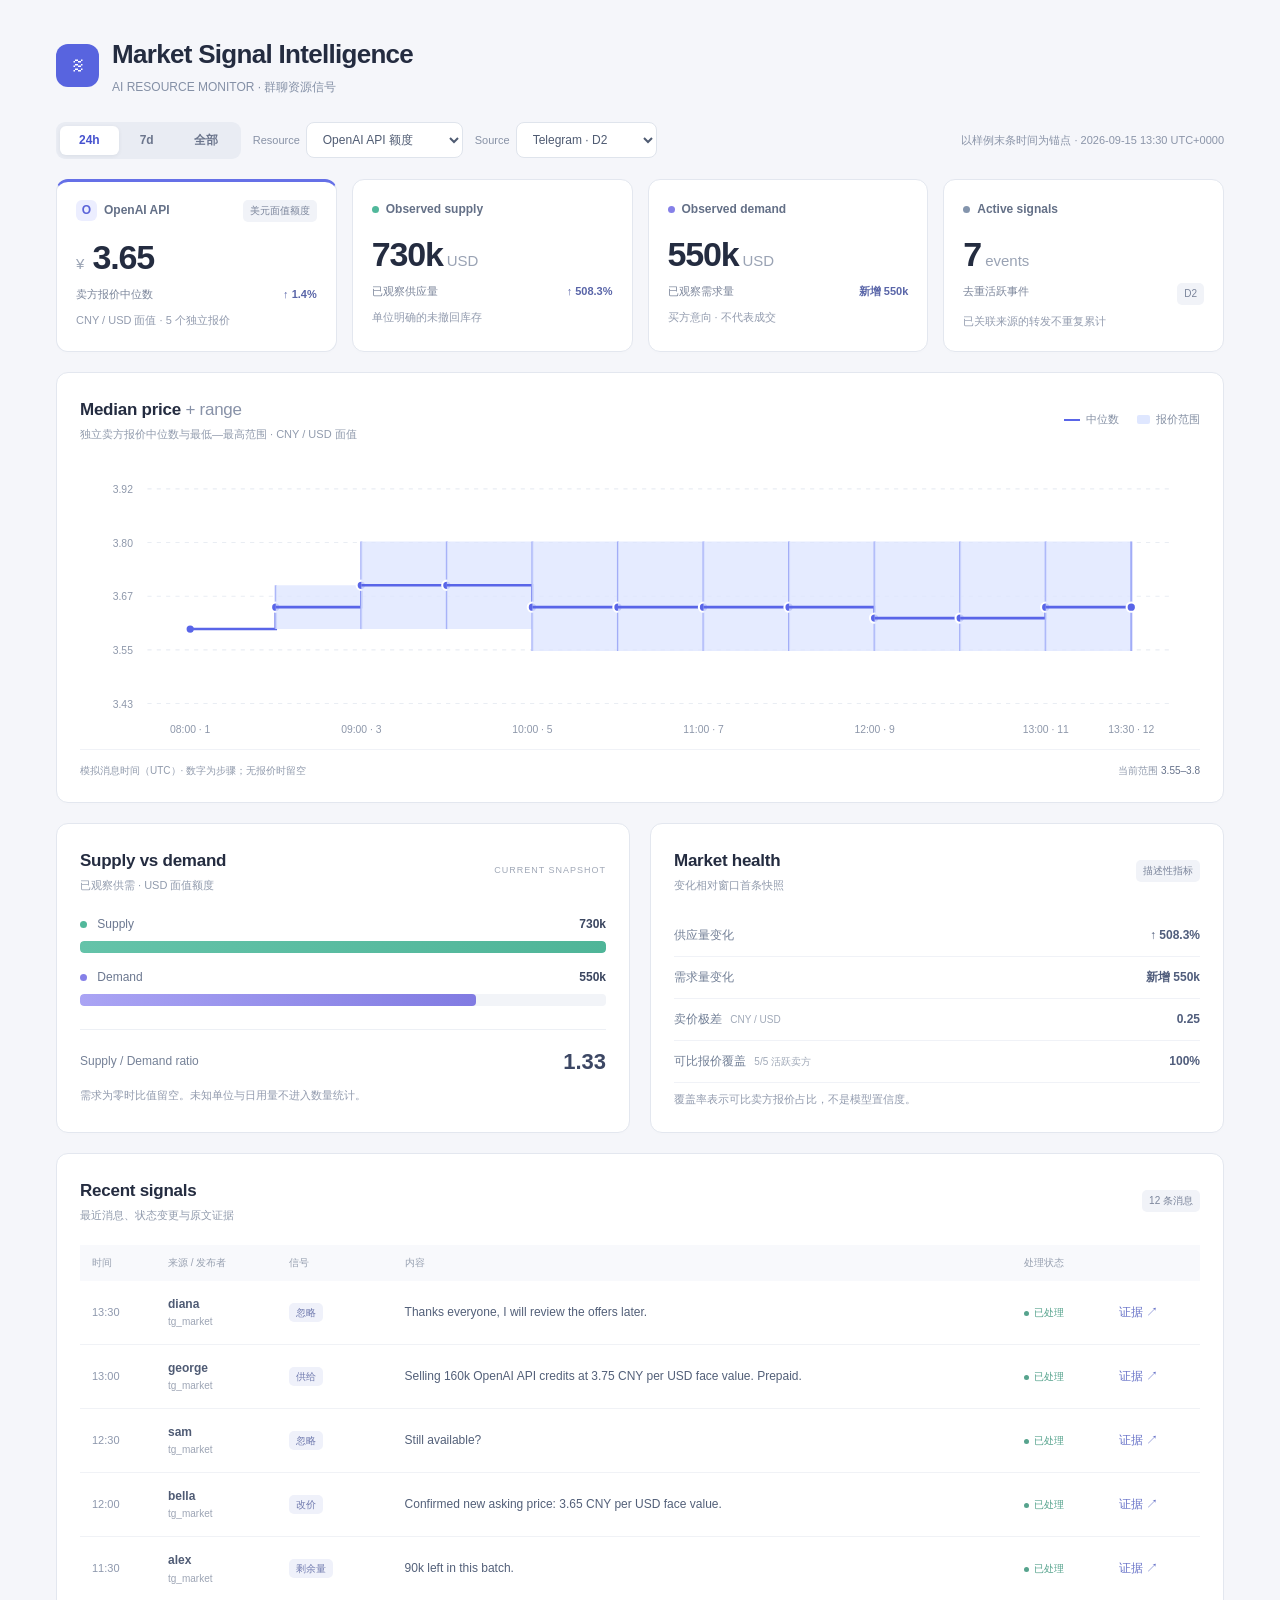
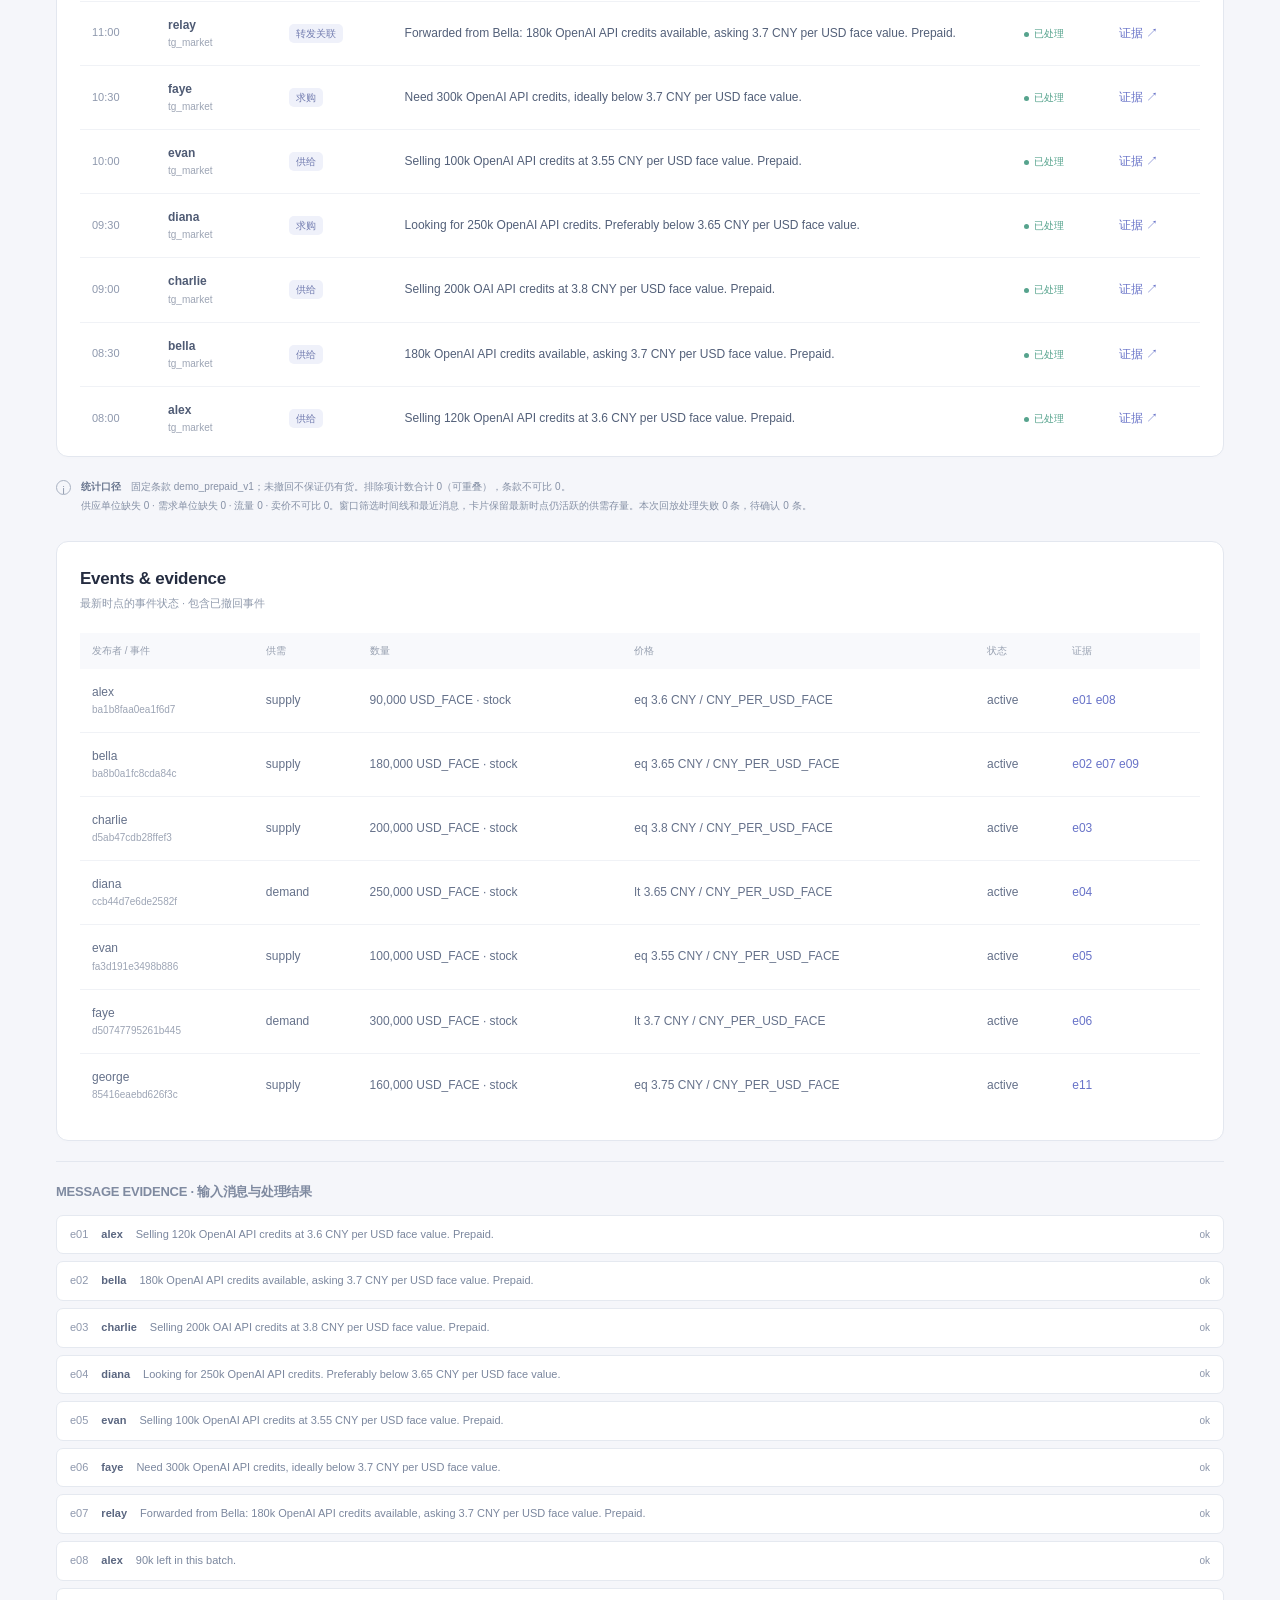
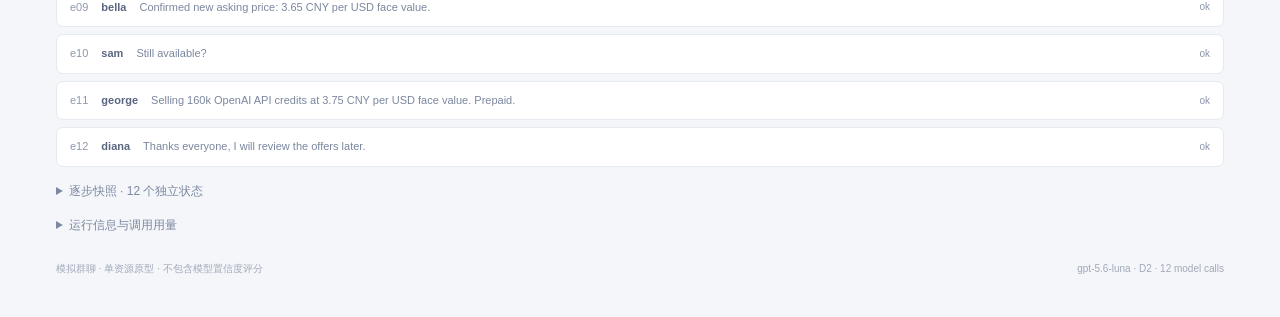
<file: demo/final/D2/report.html>
<!doctype html><html lang="zh-CN"><head><meta charset="utf-8"><meta name="viewport" content="width=device-width,initial-scale=1"><title>Market Signal Intelligence · D2</title><style>
*{box-sizing:border-box}body{margin:0;background:#f5f6fa;color:#242c40;font:14px/1.6 -apple-system,BlinkMacSystemFont,"Segoe UI","PingFang SC",sans-serif}main{max-width:1240px;margin:auto;padding:34px 36px 40px}h1,h2,p{margin:0}h1{font-size:26px;letter-spacing:-.7px;font-weight:650}h2{font-size:17px;font-weight:650;letter-spacing:-.25px}.header{display:flex;justify-content:space-between;align-items:center;gap:20px}.brand{display:flex;gap:13px;align-items:center}.brand-icon{background:#5864df;color:white;width:43px;height:43px;display:grid;place-items:center;border-radius:12px;font-size:24px}.subtitle{font-size:12px;color:#8490a6;margin-top:2px}.live{font-size:12px;color:#556178;white-space:nowrap}.live .dot{margin-right:6px}.toolbar{margin:25px 0 20px;display:flex;align-items:center;gap:12px;flex-wrap:wrap}.tabs{display:flex;background:#e9ecf3;padding:4px;border-radius:9px;gap:2px}button{font:inherit;border:0;cursor:pointer}.tabs button{background:transparent;color:#6c768d;border-radius:6px;padding:5px 19px;font-size:12px;font-weight:600}.tabs button[aria-pressed=true]{background:white;color:#4652cf;box-shadow:0 1px 4px #15243a12}select{font:inherit;font-size:12px;color:#4f5b72;padding:9px 32px 9px 12px;border:1px solid #dfe4ec;border-radius:8px;background:white}.filter-label{font-size:11px;color:#8892a6;margin-right:6px}.window-note{margin-left:auto;color:#8a94a8;font-size:11px}.kpis{display:grid;grid-template-columns:repeat(4,minmax(0,1fr));gap:15px;margin-bottom:20px}.kpi,.panel{background:white;border:1px solid #e3e7ef;border-radius:12px;box-shadow:0 2px 3px #24345002}.kpi{padding:20px 19px}.featured{border-top:3px solid #6570e7;padding-top:18px}.eyebrow{display:flex;gap:7px;align-items:center;font-size:12px;font-weight:600;color:#647087;white-space:nowrap}.resource-icon{width:21px;height:21px;border-radius:6px;background:#eceeff;color:#5b64d9;display:inline-grid;place-items:center;font-size:12px}.pill{background:#f1f3f8;color:#7b859b;font-size:10px;font-weight:500;padding:3px 7px;border-radius:5px;white-space:nowrap}.eyebrow .pill{margin-left:auto}.value{font-size:34px;font-weight:650;letter-spacing:-1.2px;margin:16px 0 9px;line-height:1.15;font-variant-numeric:tabular-nums}.value small{font-size:15px;font-weight:450;letter-spacing:0;color:#9aa3b4}.card-bottom{display:flex;justify-content:space-between;gap:6px;font-size:11px;color:#7b859a}.delta{color:#5965a8;font-weight:600}.hint{font-size:11px;color:#929bae;margin-top:8px}.panel{padding:23px;margin-bottom:20px}.section-head{display:flex;justify-content:space-between;align-items:center;gap:12px;margin-bottom:20px}.section-head p{font-size:11px;color:#919bad;margin-top:3px}.light{font-weight:450;color:#8892a8}.legend{display:flex;gap:18px;font-size:11px;color:#8590a4}.legend span{display:flex;align-items:center;gap:6px}.line-key{width:16px;height:2px;background:#5965e8}.range-key{width:13px;height:9px;background:#dfe7ff;border-radius:2px}svg{width:100%;display:block;overflow:visible}svg text{font:10px -apple-system,sans-serif;fill:#8d97aa}.chart-footer{display:flex;justify-content:space-between;border-top:1px solid #f0f2f7;padding-top:13px;color:#909aac;font-size:10px}.chart-footer b{color:#65718a;font-weight:500}.split{display:grid;grid-template-columns:1fr 1fr;gap:20px}.tiny-label{font-size:9px;letter-spacing:1px;color:#a0a8b7}.dot{display:inline-block;width:7px;height:7px;border-radius:50%;flex-shrink:0}.green{background:#51b89b}.purple{background:#8580e8}.slate{background:#8495ad}.bar-row{display:flex;justify-content:space-between;margin:15px 0 7px;font-size:12px;color:#6c7890}.bar-row .dot{margin-right:7px}.bar-row b{color:#3b4660;font-weight:600}.bar-track{height:12px;background:#f2f4f8;border-radius:4px;overflow:hidden}.bar-fill{height:100%;border-radius:4px}.supply{background:linear-gradient(90deg,#64c3a9,#4fb598)}.demand{background:linear-gradient(90deg,#aaa4f4,#817be2)}.ratio{margin-top:23px;border-top:1px solid #edf0f5;padding-top:14px;display:flex;justify-content:space-between;align-items:center;font-size:12px;color:#758197}.ratio strong{font-size:22px;color:#3c4764}.health-row{display:flex;justify-content:space-between;align-items:center;border-bottom:1px solid #f0f2f7;padding:11px 0;font-size:12px;color:#738097}.health-row b{color:#505d7c;font-weight:600}.health-row small{font-size:10px;color:#a0a9b8;margin-left:5px}.recent{padding-bottom:6px}.scroll{overflow:auto}table{border-collapse:collapse;width:100%;text-align:left;font-size:12px}th{background:#f8f9fc;color:#98a1b1;font-size:10px;font-weight:500;padding:10px 12px;white-space:nowrap}td{padding:14px 12px;border-bottom:1px solid #f0f2f6;color:#65718a}tbody tr:last-child td{border-bottom:0}.mono{font-variant-numeric:tabular-nums;color:#8e98ad;font-size:11px}td b{font-weight:550;color:#4f5b74}.cell-sub{display:block;font-size:10px;color:#9da5b5}.tag{background:#eff1fa;color:#717baf;font-size:10px;padding:4px 7px;border-radius:5px;white-space:nowrap}.signal-text{max-width:420px;min-width:230px;color:#536079;font-size:12px}.status{font-size:10px;white-space:nowrap}.status:before{content:"";display:inline-block;width:5px;height:5px;border-radius:50%;background:currentColor;margin-right:5px}.good{color:#56a38d}.warn{color:#bd914e}a{color:#6873c8;text-decoration:none;white-space:nowrap}a:hover{text-decoration:underline}.data-note{display:flex;gap:10px;color:#8691a6;font-size:10px;line-height:1.9;margin-bottom:26px}.data-note b{font-weight:600;color:#68758e}.note-icon{display:inline-grid;place-items:center;border:1px solid #a9b2c2;width:15px;height:15px;border-radius:50%;flex-shrink:0;margin-top:3px}.audit{border-top:1px solid #e3e7ef;padding-top:20px}.audit h2{font-size:13px;color:#7f8aa0;margin-bottom:12px}.message-detail{scroll-margin-top:16px;background:white;border:1px solid #e5e9f0;border-radius:7px;margin:7px 0;padding:10px 13px}.message-detail:target{border-color:#7d87dd}.message-detail summary{display:flex;align-items:center;gap:13px;cursor:pointer;font-size:11px;color:#7b879e}.message-detail summary>span:nth-of-type(2){flex:1;overflow:hidden;text-overflow:ellipsis;white-space:nowrap}.message-detail em{font-style:normal;font-size:10px;color:#8b95aa}.message-detail b{font-weight:550;color:#5a6680}pre{white-space:pre-wrap;overflow-wrap:anywhere;font-size:11px;color:#6d7990;max-height:480px;overflow:auto}details>summary{cursor:pointer}.raw{margin:15px 0;font-size:12px;color:#7c88a0}.footer{display:flex;justify-content:space-between;gap:12px;margin-top:26px;color:#a0a8b8;font-size:10px}.footer span{overflow-wrap:anywhere}[hidden]{display:none!important}:focus-visible{outline:2px solid #6b74e6;outline-offset:3px}@media(max-width:1000px){.kpis{grid-template-columns:repeat(2,minmax(0,1fr))}.window-note{width:100%;margin:0}.eyebrow .pill{margin-left:0}}@media(max-width:680px){main{padding:20px 15px}h1{font-size:21px}.header{align-items:flex-start;flex-direction:column;gap:12px}.split{grid-template-columns:1fr;gap:0}.kpis{gap:10px}.kpi{padding:15px}.featured{padding-top:13px}.value{font-size:29px}.eyebrow{font-size:10px;white-space:normal;flex-wrap:wrap}.card-bottom{flex-wrap:wrap}.panel{padding:16px}.section-head{align-items:flex-start;flex-wrap:wrap}.legend{font-size:10px}.chart-footer{gap:10px}.tiny-label{display:none}.footer{flex-direction:column}.message-detail summary>span:nth-of-type(2){max-width:40vw}}@media print{body{background:white}main{padding:0}.toolbar,.audit{display:none}.panel,.kpi{break-inside:avoid;box-shadow:none}}
</style></head><body><main>
<header class="header"><div class="brand"><div class="brand-icon" aria-hidden="true">≋</div><div><h1>Market Signal Intelligence</h1><p class="subtitle">AI RESOURCE MONITOR · 群聊资源信号</p></div></div></header>
<div class="toolbar"><div class="tabs" role="group" aria-label="时间窗口"><button type="button" data-window-button="24h" aria-pressed="true">24h</button><button type="button" data-window-button="7d" aria-pressed="false">7d</button><button type="button" data-window-button="all" aria-pressed="false">全部</button></div><label><span class="filter-label">Resource</span><select aria-label="资源（当前场景只有一种）"><option>OpenAI API 额度</option></select></label><label><span class="filter-label">Source</span><select aria-label="来源（当前场景）"><option>Telegram · D2</option></select></label><span class="window-note">以样例末条时间为锚点 · 2026-09-15 13:30 UTC+0000</span></div>
<div class="window-panel" data-window="24h"><div class="kpis">
<section class="kpi featured"><div class="eyebrow"><span class="resource-icon">O</span> OpenAI API <span class="pill">美元面值额度</span></div><div class="value"><small>¥</small> 3.65</div><div class="card-bottom"><span>卖方报价中位数</span><span class="delta">↑ 1.4%</span></div><div class="hint">CNY / USD 面值 · 5 个独立报价</div></section>
<section class="kpi"><div class="eyebrow"><span class="dot green"></span> Observed supply</div><div class="value">730k<small> USD</small></div><div class="card-bottom"><span>已观察供应量</span><span class="delta">↑ 508.3%</span></div><div class="hint">单位明确的未撤回库存</div></section>
<section class="kpi"><div class="eyebrow"><span class="dot purple"></span> Observed demand</div><div class="value">550k<small> USD</small></div><div class="card-bottom"><span>已观察需求量</span><span class="delta">新增 550k</span></div><div class="hint">买方意向 · 不代表成交</div></section>
<section class="kpi"><div class="eyebrow"><span class="dot slate"></span> Active signals</div><div class="value">7<small> events</small></div><div class="card-bottom"><span>去重活跃事件</span><span class="pill">D2</span></div><div class="hint">已关联来源的转发不重复累计</div></section></div>
<section class="panel price-panel"><div class="section-head"><div><h2>Median price <span class="light">+ range</span></h2><p>独立卖方报价中位数与最低—最高范围 · CNY / USD 面值</p></div><div class="legend"><span><i class="line-key"></i> 中位数</span><span><i class="range-key"></i> 报价范围</span></div></div><svg viewBox="0 0 1080 275" role="img" aria-label="独立卖方报价中位数与最低最高范围"><line x1="65" y1="231.0" x2="1055" y2="231.0" stroke="#e9edf3" stroke-dasharray="4 5"/><text x="51" y="235.0" text-anchor="end">3.43</text><line x1="65" y1="179.25" x2="1055" y2="179.25" stroke="#e9edf3" stroke-dasharray="4 5"/><text x="51" y="183.25" text-anchor="end">3.55</text><line x1="65" y1="127.5" x2="1055" y2="127.5" stroke="#e9edf3" stroke-dasharray="4 5"/><text x="51" y="131.5" text-anchor="end">3.67</text><line x1="65" y1="75.75" x2="1055" y2="75.75" stroke="#e9edf3" stroke-dasharray="4 5"/><text x="51" y="79.75" text-anchor="end">3.80</text><line x1="65" y1="24.0" x2="1055" y2="24.0" stroke="#e9edf3" stroke-dasharray="4 5"/><text x="51" y="28.0" text-anchor="end">3.92</text><line x1="106.25" y1="159.18367346938763" x2="106.25" y2="159.18367346938763" stroke="#a1acf7" stroke-width="2"/><circle cx="106.25" cy="159.18367346938763" r="4.5" fill="#5965e8" stroke="white" stroke-width="2"><title>步骤 1 · 中位价 3.6 · 范围 3.6–3.6 · 1 个报价</title></circle><path d="M106.25 159.18367346938763 H188.75 V116.93877551020394 V159.18367346938763 V159.18367346938763 H106.25 Z" fill="#dfe7ff" opacity=".8"/><path d="M106.25 159.18367346938763 H188.75 V138.06122448979588" fill="none" stroke="#5965e8" stroke-width="2.5"/><line x1="188.75" y1="159.18367346938763" x2="188.75" y2="116.93877551020394" stroke="#a1acf7" stroke-width="2"/><circle cx="188.75" cy="138.06122448979588" r="4.5" fill="#5965e8" stroke="white" stroke-width="2"><title>步骤 2 · 中位价 3.65 · 范围 3.6–3.7 · 2 个报价</title></circle><path d="M188.75 116.93877551020394 H271.25 V74.69387755102042 V159.18367346938763 V159.18367346938763 H188.75 Z" fill="#dfe7ff" opacity=".8"/><path d="M188.75 138.06122448979588 H271.25 V116.93877551020394" fill="none" stroke="#5965e8" stroke-width="2.5"/><line x1="271.25" y1="159.18367346938763" x2="271.25" y2="74.69387755102042" stroke="#a1acf7" stroke-width="2"/><circle cx="271.25" cy="116.93877551020394" r="4.5" fill="#5965e8" stroke="white" stroke-width="2"><title>步骤 3 · 中位价 3.7 · 范围 3.6–3.8 · 3 个报价</title></circle><path d="M271.25 74.69387755102042 H353.75 V74.69387755102042 V159.18367346938763 V159.18367346938763 H271.25 Z" fill="#dfe7ff" opacity=".8"/><path d="M271.25 116.93877551020394 H353.75 V116.93877551020394" fill="none" stroke="#5965e8" stroke-width="2.5"/><line x1="353.75" y1="159.18367346938763" x2="353.75" y2="74.69387755102042" stroke="#a1acf7" stroke-width="2"/><circle cx="353.75" cy="116.93877551020394" r="4.5" fill="#5965e8" stroke="white" stroke-width="2"><title>步骤 4 · 中位价 3.7 · 范围 3.6–3.8 · 3 个报价</title></circle><path d="M353.75 74.69387755102042 H436.25 V74.69387755102042 V180.30612244897955 V159.18367346938763 H353.75 Z" fill="#dfe7ff" opacity=".8"/><path d="M353.75 116.93877551020394 H436.25 V138.06122448979588" fill="none" stroke="#5965e8" stroke-width="2.5"/><line x1="436.25" y1="180.30612244897955" x2="436.25" y2="74.69387755102042" stroke="#a1acf7" stroke-width="2"/><circle cx="436.25" cy="138.06122448979588" r="4.5" fill="#5965e8" stroke="white" stroke-width="2"><title>步骤 5 · 中位价 3.65 · 范围 3.55–3.8 · 4 个报价</title></circle><path d="M436.25 74.69387755102042 H518.75 V74.69387755102042 V180.30612244897955 V180.30612244897955 H436.25 Z" fill="#dfe7ff" opacity=".8"/><path d="M436.25 138.06122448979588 H518.75 V138.06122448979588" fill="none" stroke="#5965e8" stroke-width="2.5"/><line x1="518.75" y1="180.30612244897955" x2="518.75" y2="74.69387755102042" stroke="#a1acf7" stroke-width="2"/><circle cx="518.75" cy="138.06122448979588" r="4.5" fill="#5965e8" stroke="white" stroke-width="2"><title>步骤 6 · 中位价 3.65 · 范围 3.55–3.8 · 4 个报价</title></circle><path d="M518.75 74.69387755102042 H601.25 V74.69387755102042 V180.30612244897955 V180.30612244897955 H518.75 Z" fill="#dfe7ff" opacity=".8"/><path d="M518.75 138.06122448979588 H601.25 V138.06122448979588" fill="none" stroke="#5965e8" stroke-width="2.5"/><line x1="601.25" y1="180.30612244897955" x2="601.25" y2="74.69387755102042" stroke="#a1acf7" stroke-width="2"/><circle cx="601.25" cy="138.06122448979588" r="4.5" fill="#5965e8" stroke="white" stroke-width="2"><title>步骤 7 · 中位价 3.65 · 范围 3.55–3.8 · 4 个报价</title></circle><path d="M601.25 74.69387755102042 H683.75 V74.69387755102042 V180.30612244897955 V180.30612244897955 H601.25 Z" fill="#dfe7ff" opacity=".8"/><path d="M601.25 138.06122448979588 H683.75 V138.06122448979588" fill="none" stroke="#5965e8" stroke-width="2.5"/><line x1="683.75" y1="180.30612244897955" x2="683.75" y2="74.69387755102042" stroke="#a1acf7" stroke-width="2"/><circle cx="683.75" cy="138.06122448979588" r="4.5" fill="#5965e8" stroke="white" stroke-width="2"><title>步骤 8 · 中位价 3.65 · 范围 3.55–3.8 · 4 个报价</title></circle><path d="M683.75 74.69387755102042 H766.25 V74.69387755102042 V180.30612244897955 V180.30612244897955 H683.75 Z" fill="#dfe7ff" opacity=".8"/><path d="M683.75 138.06122448979588 H766.25 V148.62244897959175" fill="none" stroke="#5965e8" stroke-width="2.5"/><line x1="766.25" y1="180.30612244897955" x2="766.25" y2="74.69387755102042" stroke="#a1acf7" stroke-width="2"/><circle cx="766.25" cy="148.62244897959175" r="4.5" fill="#5965e8" stroke="white" stroke-width="2"><title>步骤 9 · 中位价 3.625 · 范围 3.55–3.8 · 4 个报价</title></circle><path d="M766.25 74.69387755102042 H848.75 V74.69387755102042 V180.30612244897955 V180.30612244897955 H766.25 Z" fill="#dfe7ff" opacity=".8"/><path d="M766.25 148.62244897959175 H848.75 V148.62244897959175" fill="none" stroke="#5965e8" stroke-width="2.5"/><line x1="848.75" y1="180.30612244897955" x2="848.75" y2="74.69387755102042" stroke="#a1acf7" stroke-width="2"/><circle cx="848.75" cy="148.62244897959175" r="4.5" fill="#5965e8" stroke="white" stroke-width="2"><title>步骤 10 · 中位价 3.625 · 范围 3.55–3.8 · 4 个报价</title></circle><path d="M848.75 74.69387755102042 H931.25 V74.69387755102042 V180.30612244897955 V180.30612244897955 H848.75 Z" fill="#dfe7ff" opacity=".8"/><path d="M848.75 148.62244897959175 H931.25 V138.06122448979588" fill="none" stroke="#5965e8" stroke-width="2.5"/><line x1="931.25" y1="180.30612244897955" x2="931.25" y2="74.69387755102042" stroke="#a1acf7" stroke-width="2"/><circle cx="931.25" cy="138.06122448979588" r="4.5" fill="#5965e8" stroke="white" stroke-width="2"><title>步骤 11 · 中位价 3.65 · 范围 3.55–3.8 · 5 个报价</title></circle><path d="M931.25 74.69387755102042 H1013.75 V74.69387755102042 V180.30612244897955 V180.30612244897955 H931.25 Z" fill="#dfe7ff" opacity=".8"/><path d="M931.25 138.06122448979588 H1013.75 V138.06122448979588" fill="none" stroke="#5965e8" stroke-width="2.5"/><line x1="1013.75" y1="180.30612244897955" x2="1013.75" y2="74.69387755102042" stroke="#a1acf7" stroke-width="2"/><circle cx="1013.75" cy="138.06122448979588" r="4.5" fill="#5965e8" stroke="white" stroke-width="2"><title>步骤 12 · 中位价 3.65 · 范围 3.55–3.8 · 5 个报价</title></circle><text x="106.25" y="259" text-anchor="middle">08:00 · 1</text><text x="271.25" y="259" text-anchor="middle">09:00 · 3</text><text x="436.25" y="259" text-anchor="middle">10:00 · 5</text><text x="601.25" y="259" text-anchor="middle">11:00 · 7</text><text x="766.25" y="259" text-anchor="middle">12:00 · 9</text><text x="931.25" y="259" text-anchor="middle">13:00 · 11</text><text x="1013.75" y="259" text-anchor="middle">13:30 · 12</text></svg><div class="chart-footer"><span>模拟消息时间（UTC）· 数字为步骤；无报价时留空</span><span>当前范围 <b>3.55–3.8</b></span></div></section>
<div class="split"><section class="panel"><div class="section-head"><div><h2>Supply vs demand</h2><p>已观察供需 · USD 面值额度</p></div><span class="tiny-label">CURRENT SNAPSHOT</span></div><div class="bar-row"><span><i class="dot green"></i> Supply</span><b>730k</b></div><div class="bar-track"><div class="bar-fill supply" style="width:100.000%"></div></div><div class="bar-row"><span><i class="dot purple"></i> Demand</span><b>550k</b></div><div class="bar-track"><div class="bar-fill demand" style="width:75.342%"></div></div><div class="ratio"><span>Supply / Demand ratio</span><strong>1.33</strong></div><p class="hint">需求为零时比值留空。未知单位与日用量不进入数量统计。</p></section>
<section class="panel"><div class="section-head"><div><h2>Market health</h2><p>变化相对窗口首条快照</p></div><span class="pill">描述性指标</span></div><div class="health-row"><span>供应量变化</span><b>↑ 508.3%</b></div><div class="health-row"><span>需求量变化</span><b>新增 550k</b></div><div class="health-row"><span>卖价极差 <small>CNY / USD</small></span><b>0.25</b></div><div class="health-row"><span>可比报价覆盖 <small>5/5 活跃卖方</small></span><b>100%</b></div><p class="hint">覆盖率表示可比卖方报价占比，不是模型置信度。</p></section></div>
<section class="panel recent"><div class="section-head"><div><h2>Recent signals</h2><p>最近消息、状态变更与原文证据</p></div><span class="pill">12 条消息</span></div><div class="scroll"><table><thead><tr><th>时间</th><th>来源 / 发布者</th><th>信号</th><th>内容</th><th>处理状态</th><th></th></tr></thead><tbody><tr><td class="mono">13:30</td><td><b>diana</b><span class="cell-sub">tg_market</span></td><td><span class="tag">忽略</span></td><td class="signal-text">Thanks everyone, I will review the offers later.</td><td><span class="status good">已处理</span></td><td><a href="#msg-11" aria-label="查看 e12 的证据">证据 ↗</a></td></tr><tr><td class="mono">13:00</td><td><b>george</b><span class="cell-sub">tg_market</span></td><td><span class="tag">供给</span></td><td class="signal-text">Selling 160k OpenAI API credits at 3.75 CNY per USD face value. Prepaid.</td><td><span class="status good">已处理</span></td><td><a href="#msg-10" aria-label="查看 e11 的证据">证据 ↗</a></td></tr><tr><td class="mono">12:30</td><td><b>sam</b><span class="cell-sub">tg_market</span></td><td><span class="tag">忽略</span></td><td class="signal-text">Still available?</td><td><span class="status good">已处理</span></td><td><a href="#msg-9" aria-label="查看 e10 的证据">证据 ↗</a></td></tr><tr><td class="mono">12:00</td><td><b>bella</b><span class="cell-sub">tg_market</span></td><td><span class="tag">改价</span></td><td class="signal-text">Confirmed new asking price: 3.65 CNY per USD face value.</td><td><span class="status good">已处理</span></td><td><a href="#msg-8" aria-label="查看 e09 的证据">证据 ↗</a></td></tr><tr><td class="mono">11:30</td><td><b>alex</b><span class="cell-sub">tg_market</span></td><td><span class="tag">剩余量</span></td><td class="signal-text">90k left in this batch.</td><td><span class="status good">已处理</span></td><td><a href="#msg-7" aria-label="查看 e08 的证据">证据 ↗</a></td></tr><tr><td class="mono">11:00</td><td><b>relay</b><span class="cell-sub">tg_market</span></td><td><span class="tag">转发关联</span></td><td class="signal-text">Forwarded from Bella: 180k OpenAI API credits available, asking 3.7 CNY per USD face value. Prepaid.</td><td><span class="status good">已处理</span></td><td><a href="#msg-6" aria-label="查看 e07 的证据">证据 ↗</a></td></tr><tr><td class="mono">10:30</td><td><b>faye</b><span class="cell-sub">tg_market</span></td><td><span class="tag">求购</span></td><td class="signal-text">Need 300k OpenAI API credits, ideally below 3.7 CNY per USD face value.</td><td><span class="status good">已处理</span></td><td><a href="#msg-5" aria-label="查看 e06 的证据">证据 ↗</a></td></tr><tr><td class="mono">10:00</td><td><b>evan</b><span class="cell-sub">tg_market</span></td><td><span class="tag">供给</span></td><td class="signal-text">Selling 100k OpenAI API credits at 3.55 CNY per USD face value. Prepaid.</td><td><span class="status good">已处理</span></td><td><a href="#msg-4" aria-label="查看 e05 的证据">证据 ↗</a></td></tr><tr><td class="mono">09:30</td><td><b>diana</b><span class="cell-sub">tg_market</span></td><td><span class="tag">求购</span></td><td class="signal-text">Looking for 250k OpenAI API credits. Preferably below 3.65 CNY per USD face value.</td><td><span class="status good">已处理</span></td><td><a href="#msg-3" aria-label="查看 e04 的证据">证据 ↗</a></td></tr><tr><td class="mono">09:00</td><td><b>charlie</b><span class="cell-sub">tg_market</span></td><td><span class="tag">供给</span></td><td class="signal-text">Selling 200k OAI API credits at 3.8 CNY per USD face value. Prepaid.</td><td><span class="status good">已处理</span></td><td><a href="#msg-2" aria-label="查看 e03 的证据">证据 ↗</a></td></tr><tr><td class="mono">08:30</td><td><b>bella</b><span class="cell-sub">tg_market</span></td><td><span class="tag">供给</span></td><td class="signal-text">180k OpenAI API credits available, asking 3.7 CNY per USD face value. Prepaid.</td><td><span class="status good">已处理</span></td><td><a href="#msg-1" aria-label="查看 e02 的证据">证据 ↗</a></td></tr><tr><td class="mono">08:00</td><td><b>alex</b><span class="cell-sub">tg_market</span></td><td><span class="tag">供给</span></td><td class="signal-text">Selling 120k OpenAI API credits at 3.6 CNY per USD face value. Prepaid.</td><td><span class="status good">已处理</span></td><td><a href="#msg-0" aria-label="查看 e01 的证据">证据 ↗</a></td></tr></tbody></table></div></section>
<div class="data-note"><span class="note-icon">i</span><div><b>统计口径</b>　固定条款 demo_prepaid_v1；未撤回不保证仍有货。排除项计数合计 0（可重叠），条款不可比 0。<br><span>供应单位缺失 0 · 需求单位缺失 0 · 流量 0 · 卖价不可比 0。窗口筛选时间线和最近消息，卡片保留最新时点仍活跃的供需存量。本次回放处理失败 0 条，待确认 0 条。</span></div></div></div><div class="window-panel" data-window="7d" hidden><div class="kpis">
<section class="kpi featured"><div class="eyebrow"><span class="resource-icon">O</span> OpenAI API <span class="pill">美元面值额度</span></div><div class="value"><small>¥</small> 3.65</div><div class="card-bottom"><span>卖方报价中位数</span><span class="delta">↑ 1.4%</span></div><div class="hint">CNY / USD 面值 · 5 个独立报价</div></section>
<section class="kpi"><div class="eyebrow"><span class="dot green"></span> Observed supply</div><div class="value">730k<small> USD</small></div><div class="card-bottom"><span>已观察供应量</span><span class="delta">↑ 508.3%</span></div><div class="hint">单位明确的未撤回库存</div></section>
<section class="kpi"><div class="eyebrow"><span class="dot purple"></span> Observed demand</div><div class="value">550k<small> USD</small></div><div class="card-bottom"><span>已观察需求量</span><span class="delta">新增 550k</span></div><div class="hint">买方意向 · 不代表成交</div></section>
<section class="kpi"><div class="eyebrow"><span class="dot slate"></span> Active signals</div><div class="value">7<small> events</small></div><div class="card-bottom"><span>去重活跃事件</span><span class="pill">D2</span></div><div class="hint">已关联来源的转发不重复累计</div></section></div>
<section class="panel price-panel"><div class="section-head"><div><h2>Median price <span class="light">+ range</span></h2><p>独立卖方报价中位数与最低—最高范围 · CNY / USD 面值</p></div><div class="legend"><span><i class="line-key"></i> 中位数</span><span><i class="range-key"></i> 报价范围</span></div></div><svg viewBox="0 0 1080 275" role="img" aria-label="独立卖方报价中位数与最低最高范围"><line x1="65" y1="231.0" x2="1055" y2="231.0" stroke="#e9edf3" stroke-dasharray="4 5"/><text x="51" y="235.0" text-anchor="end">3.43</text><line x1="65" y1="179.25" x2="1055" y2="179.25" stroke="#e9edf3" stroke-dasharray="4 5"/><text x="51" y="183.25" text-anchor="end">3.55</text><line x1="65" y1="127.5" x2="1055" y2="127.5" stroke="#e9edf3" stroke-dasharray="4 5"/><text x="51" y="131.5" text-anchor="end">3.67</text><line x1="65" y1="75.75" x2="1055" y2="75.75" stroke="#e9edf3" stroke-dasharray="4 5"/><text x="51" y="79.75" text-anchor="end">3.80</text><line x1="65" y1="24.0" x2="1055" y2="24.0" stroke="#e9edf3" stroke-dasharray="4 5"/><text x="51" y="28.0" text-anchor="end">3.92</text><line x1="106.25" y1="159.18367346938763" x2="106.25" y2="159.18367346938763" stroke="#a1acf7" stroke-width="2"/><circle cx="106.25" cy="159.18367346938763" r="4.5" fill="#5965e8" stroke="white" stroke-width="2"><title>步骤 1 · 中位价 3.6 · 范围 3.6–3.6 · 1 个报价</title></circle><path d="M106.25 159.18367346938763 H188.75 V116.93877551020394 V159.18367346938763 V159.18367346938763 H106.25 Z" fill="#dfe7ff" opacity=".8"/><path d="M106.25 159.18367346938763 H188.75 V138.06122448979588" fill="none" stroke="#5965e8" stroke-width="2.5"/><line x1="188.75" y1="159.18367346938763" x2="188.75" y2="116.93877551020394" stroke="#a1acf7" stroke-width="2"/><circle cx="188.75" cy="138.06122448979588" r="4.5" fill="#5965e8" stroke="white" stroke-width="2"><title>步骤 2 · 中位价 3.65 · 范围 3.6–3.7 · 2 个报价</title></circle><path d="M188.75 116.93877551020394 H271.25 V74.69387755102042 V159.18367346938763 V159.18367346938763 H188.75 Z" fill="#dfe7ff" opacity=".8"/><path d="M188.75 138.06122448979588 H271.25 V116.93877551020394" fill="none" stroke="#5965e8" stroke-width="2.5"/><line x1="271.25" y1="159.18367346938763" x2="271.25" y2="74.69387755102042" stroke="#a1acf7" stroke-width="2"/><circle cx="271.25" cy="116.93877551020394" r="4.5" fill="#5965e8" stroke="white" stroke-width="2"><title>步骤 3 · 中位价 3.7 · 范围 3.6–3.8 · 3 个报价</title></circle><path d="M271.25 74.69387755102042 H353.75 V74.69387755102042 V159.18367346938763 V159.18367346938763 H271.25 Z" fill="#dfe7ff" opacity=".8"/><path d="M271.25 116.93877551020394 H353.75 V116.93877551020394" fill="none" stroke="#5965e8" stroke-width="2.5"/><line x1="353.75" y1="159.18367346938763" x2="353.75" y2="74.69387755102042" stroke="#a1acf7" stroke-width="2"/><circle cx="353.75" cy="116.93877551020394" r="4.5" fill="#5965e8" stroke="white" stroke-width="2"><title>步骤 4 · 中位价 3.7 · 范围 3.6–3.8 · 3 个报价</title></circle><path d="M353.75 74.69387755102042 H436.25 V74.69387755102042 V180.30612244897955 V159.18367346938763 H353.75 Z" fill="#dfe7ff" opacity=".8"/><path d="M353.75 116.93877551020394 H436.25 V138.06122448979588" fill="none" stroke="#5965e8" stroke-width="2.5"/><line x1="436.25" y1="180.30612244897955" x2="436.25" y2="74.69387755102042" stroke="#a1acf7" stroke-width="2"/><circle cx="436.25" cy="138.06122448979588" r="4.5" fill="#5965e8" stroke="white" stroke-width="2"><title>步骤 5 · 中位价 3.65 · 范围 3.55–3.8 · 4 个报价</title></circle><path d="M436.25 74.69387755102042 H518.75 V74.69387755102042 V180.30612244897955 V180.30612244897955 H436.25 Z" fill="#dfe7ff" opacity=".8"/><path d="M436.25 138.06122448979588 H518.75 V138.06122448979588" fill="none" stroke="#5965e8" stroke-width="2.5"/><line x1="518.75" y1="180.30612244897955" x2="518.75" y2="74.69387755102042" stroke="#a1acf7" stroke-width="2"/><circle cx="518.75" cy="138.06122448979588" r="4.5" fill="#5965e8" stroke="white" stroke-width="2"><title>步骤 6 · 中位价 3.65 · 范围 3.55–3.8 · 4 个报价</title></circle><path d="M518.75 74.69387755102042 H601.25 V74.69387755102042 V180.30612244897955 V180.30612244897955 H518.75 Z" fill="#dfe7ff" opacity=".8"/><path d="M518.75 138.06122448979588 H601.25 V138.06122448979588" fill="none" stroke="#5965e8" stroke-width="2.5"/><line x1="601.25" y1="180.30612244897955" x2="601.25" y2="74.69387755102042" stroke="#a1acf7" stroke-width="2"/><circle cx="601.25" cy="138.06122448979588" r="4.5" fill="#5965e8" stroke="white" stroke-width="2"><title>步骤 7 · 中位价 3.65 · 范围 3.55–3.8 · 4 个报价</title></circle><path d="M601.25 74.69387755102042 H683.75 V74.69387755102042 V180.30612244897955 V180.30612244897955 H601.25 Z" fill="#dfe7ff" opacity=".8"/><path d="M601.25 138.06122448979588 H683.75 V138.06122448979588" fill="none" stroke="#5965e8" stroke-width="2.5"/><line x1="683.75" y1="180.30612244897955" x2="683.75" y2="74.69387755102042" stroke="#a1acf7" stroke-width="2"/><circle cx="683.75" cy="138.06122448979588" r="4.5" fill="#5965e8" stroke="white" stroke-width="2"><title>步骤 8 · 中位价 3.65 · 范围 3.55–3.8 · 4 个报价</title></circle><path d="M683.75 74.69387755102042 H766.25 V74.69387755102042 V180.30612244897955 V180.30612244897955 H683.75 Z" fill="#dfe7ff" opacity=".8"/><path d="M683.75 138.06122448979588 H766.25 V148.62244897959175" fill="none" stroke="#5965e8" stroke-width="2.5"/><line x1="766.25" y1="180.30612244897955" x2="766.25" y2="74.69387755102042" stroke="#a1acf7" stroke-width="2"/><circle cx="766.25" cy="148.62244897959175" r="4.5" fill="#5965e8" stroke="white" stroke-width="2"><title>步骤 9 · 中位价 3.625 · 范围 3.55–3.8 · 4 个报价</title></circle><path d="M766.25 74.69387755102042 H848.75 V74.69387755102042 V180.30612244897955 V180.30612244897955 H766.25 Z" fill="#dfe7ff" opacity=".8"/><path d="M766.25 148.62244897959175 H848.75 V148.62244897959175" fill="none" stroke="#5965e8" stroke-width="2.5"/><line x1="848.75" y1="180.30612244897955" x2="848.75" y2="74.69387755102042" stroke="#a1acf7" stroke-width="2"/><circle cx="848.75" cy="148.62244897959175" r="4.5" fill="#5965e8" stroke="white" stroke-width="2"><title>步骤 10 · 中位价 3.625 · 范围 3.55–3.8 · 4 个报价</title></circle><path d="M848.75 74.69387755102042 H931.25 V74.69387755102042 V180.30612244897955 V180.30612244897955 H848.75 Z" fill="#dfe7ff" opacity=".8"/><path d="M848.75 148.62244897959175 H931.25 V138.06122448979588" fill="none" stroke="#5965e8" stroke-width="2.5"/><line x1="931.25" y1="180.30612244897955" x2="931.25" y2="74.69387755102042" stroke="#a1acf7" stroke-width="2"/><circle cx="931.25" cy="138.06122448979588" r="4.5" fill="#5965e8" stroke="white" stroke-width="2"><title>步骤 11 · 中位价 3.65 · 范围 3.55–3.8 · 5 个报价</title></circle><path d="M931.25 74.69387755102042 H1013.75 V74.69387755102042 V180.30612244897955 V180.30612244897955 H931.25 Z" fill="#dfe7ff" opacity=".8"/><path d="M931.25 138.06122448979588 H1013.75 V138.06122448979588" fill="none" stroke="#5965e8" stroke-width="2.5"/><line x1="1013.75" y1="180.30612244897955" x2="1013.75" y2="74.69387755102042" stroke="#a1acf7" stroke-width="2"/><circle cx="1013.75" cy="138.06122448979588" r="4.5" fill="#5965e8" stroke="white" stroke-width="2"><title>步骤 12 · 中位价 3.65 · 范围 3.55–3.8 · 5 个报价</title></circle><text x="106.25" y="259" text-anchor="middle">08:00 · 1</text><text x="271.25" y="259" text-anchor="middle">09:00 · 3</text><text x="436.25" y="259" text-anchor="middle">10:00 · 5</text><text x="601.25" y="259" text-anchor="middle">11:00 · 7</text><text x="766.25" y="259" text-anchor="middle">12:00 · 9</text><text x="931.25" y="259" text-anchor="middle">13:00 · 11</text><text x="1013.75" y="259" text-anchor="middle">13:30 · 12</text></svg><div class="chart-footer"><span>模拟消息时间（UTC）· 数字为步骤；无报价时留空</span><span>当前范围 <b>3.55–3.8</b></span></div></section>
<div class="split"><section class="panel"><div class="section-head"><div><h2>Supply vs demand</h2><p>已观察供需 · USD 面值额度</p></div><span class="tiny-label">CURRENT SNAPSHOT</span></div><div class="bar-row"><span><i class="dot green"></i> Supply</span><b>730k</b></div><div class="bar-track"><div class="bar-fill supply" style="width:100.000%"></div></div><div class="bar-row"><span><i class="dot purple"></i> Demand</span><b>550k</b></div><div class="bar-track"><div class="bar-fill demand" style="width:75.342%"></div></div><div class="ratio"><span>Supply / Demand ratio</span><strong>1.33</strong></div><p class="hint">需求为零时比值留空。未知单位与日用量不进入数量统计。</p></section>
<section class="panel"><div class="section-head"><div><h2>Market health</h2><p>变化相对窗口首条快照</p></div><span class="pill">描述性指标</span></div><div class="health-row"><span>供应量变化</span><b>↑ 508.3%</b></div><div class="health-row"><span>需求量变化</span><b>新增 550k</b></div><div class="health-row"><span>卖价极差 <small>CNY / USD</small></span><b>0.25</b></div><div class="health-row"><span>可比报价覆盖 <small>5/5 活跃卖方</small></span><b>100%</b></div><p class="hint">覆盖率表示可比卖方报价占比，不是模型置信度。</p></section></div>
<section class="panel recent"><div class="section-head"><div><h2>Recent signals</h2><p>最近消息、状态变更与原文证据</p></div><span class="pill">12 条消息</span></div><div class="scroll"><table><thead><tr><th>时间</th><th>来源 / 发布者</th><th>信号</th><th>内容</th><th>处理状态</th><th></th></tr></thead><tbody><tr><td class="mono">13:30</td><td><b>diana</b><span class="cell-sub">tg_market</span></td><td><span class="tag">忽略</span></td><td class="signal-text">Thanks everyone, I will review the offers later.</td><td><span class="status good">已处理</span></td><td><a href="#msg-11" aria-label="查看 e12 的证据">证据 ↗</a></td></tr><tr><td class="mono">13:00</td><td><b>george</b><span class="cell-sub">tg_market</span></td><td><span class="tag">供给</span></td><td class="signal-text">Selling 160k OpenAI API credits at 3.75 CNY per USD face value. Prepaid.</td><td><span class="status good">已处理</span></td><td><a href="#msg-10" aria-label="查看 e11 的证据">证据 ↗</a></td></tr><tr><td class="mono">12:30</td><td><b>sam</b><span class="cell-sub">tg_market</span></td><td><span class="tag">忽略</span></td><td class="signal-text">Still available?</td><td><span class="status good">已处理</span></td><td><a href="#msg-9" aria-label="查看 e10 的证据">证据 ↗</a></td></tr><tr><td class="mono">12:00</td><td><b>bella</b><span class="cell-sub">tg_market</span></td><td><span class="tag">改价</span></td><td class="signal-text">Confirmed new asking price: 3.65 CNY per USD face value.</td><td><span class="status good">已处理</span></td><td><a href="#msg-8" aria-label="查看 e09 的证据">证据 ↗</a></td></tr><tr><td class="mono">11:30</td><td><b>alex</b><span class="cell-sub">tg_market</span></td><td><span class="tag">剩余量</span></td><td class="signal-text">90k left in this batch.</td><td><span class="status good">已处理</span></td><td><a href="#msg-7" aria-label="查看 e08 的证据">证据 ↗</a></td></tr><tr><td class="mono">11:00</td><td><b>relay</b><span class="cell-sub">tg_market</span></td><td><span class="tag">转发关联</span></td><td class="signal-text">Forwarded from Bella: 180k OpenAI API credits available, asking 3.7 CNY per USD face value. Prepaid.</td><td><span class="status good">已处理</span></td><td><a href="#msg-6" aria-label="查看 e07 的证据">证据 ↗</a></td></tr><tr><td class="mono">10:30</td><td><b>faye</b><span class="cell-sub">tg_market</span></td><td><span class="tag">求购</span></td><td class="signal-text">Need 300k OpenAI API credits, ideally below 3.7 CNY per USD face value.</td><td><span class="status good">已处理</span></td><td><a href="#msg-5" aria-label="查看 e06 的证据">证据 ↗</a></td></tr><tr><td class="mono">10:00</td><td><b>evan</b><span class="cell-sub">tg_market</span></td><td><span class="tag">供给</span></td><td class="signal-text">Selling 100k OpenAI API credits at 3.55 CNY per USD face value. Prepaid.</td><td><span class="status good">已处理</span></td><td><a href="#msg-4" aria-label="查看 e05 的证据">证据 ↗</a></td></tr><tr><td class="mono">09:30</td><td><b>diana</b><span class="cell-sub">tg_market</span></td><td><span class="tag">求购</span></td><td class="signal-text">Looking for 250k OpenAI API credits. Preferably below 3.65 CNY per USD face value.</td><td><span class="status good">已处理</span></td><td><a href="#msg-3" aria-label="查看 e04 的证据">证据 ↗</a></td></tr><tr><td class="mono">09:00</td><td><b>charlie</b><span class="cell-sub">tg_market</span></td><td><span class="tag">供给</span></td><td class="signal-text">Selling 200k OAI API credits at 3.8 CNY per USD face value. Prepaid.</td><td><span class="status good">已处理</span></td><td><a href="#msg-2" aria-label="查看 e03 的证据">证据 ↗</a></td></tr><tr><td class="mono">08:30</td><td><b>bella</b><span class="cell-sub">tg_market</span></td><td><span class="tag">供给</span></td><td class="signal-text">180k OpenAI API credits available, asking 3.7 CNY per USD face value. Prepaid.</td><td><span class="status good">已处理</span></td><td><a href="#msg-1" aria-label="查看 e02 的证据">证据 ↗</a></td></tr><tr><td class="mono">08:00</td><td><b>alex</b><span class="cell-sub">tg_market</span></td><td><span class="tag">供给</span></td><td class="signal-text">Selling 120k OpenAI API credits at 3.6 CNY per USD face value. Prepaid.</td><td><span class="status good">已处理</span></td><td><a href="#msg-0" aria-label="查看 e01 的证据">证据 ↗</a></td></tr></tbody></table></div></section>
<div class="data-note"><span class="note-icon">i</span><div><b>统计口径</b>　固定条款 demo_prepaid_v1；未撤回不保证仍有货。排除项计数合计 0（可重叠），条款不可比 0。<br><span>供应单位缺失 0 · 需求单位缺失 0 · 流量 0 · 卖价不可比 0。窗口筛选时间线和最近消息，卡片保留最新时点仍活跃的供需存量。本次回放处理失败 0 条，待确认 0 条。</span></div></div></div><div class="window-panel" data-window="all" hidden><div class="kpis">
<section class="kpi featured"><div class="eyebrow"><span class="resource-icon">O</span> OpenAI API <span class="pill">美元面值额度</span></div><div class="value"><small>¥</small> 3.65</div><div class="card-bottom"><span>卖方报价中位数</span><span class="delta">↑ 1.4%</span></div><div class="hint">CNY / USD 面值 · 5 个独立报价</div></section>
<section class="kpi"><div class="eyebrow"><span class="dot green"></span> Observed supply</div><div class="value">730k<small> USD</small></div><div class="card-bottom"><span>已观察供应量</span><span class="delta">↑ 508.3%</span></div><div class="hint">单位明确的未撤回库存</div></section>
<section class="kpi"><div class="eyebrow"><span class="dot purple"></span> Observed demand</div><div class="value">550k<small> USD</small></div><div class="card-bottom"><span>已观察需求量</span><span class="delta">新增 550k</span></div><div class="hint">买方意向 · 不代表成交</div></section>
<section class="kpi"><div class="eyebrow"><span class="dot slate"></span> Active signals</div><div class="value">7<small> events</small></div><div class="card-bottom"><span>去重活跃事件</span><span class="pill">D2</span></div><div class="hint">已关联来源的转发不重复累计</div></section></div>
<section class="panel price-panel"><div class="section-head"><div><h2>Median price <span class="light">+ range</span></h2><p>独立卖方报价中位数与最低—最高范围 · CNY / USD 面值</p></div><div class="legend"><span><i class="line-key"></i> 中位数</span><span><i class="range-key"></i> 报价范围</span></div></div><svg viewBox="0 0 1080 275" role="img" aria-label="独立卖方报价中位数与最低最高范围"><line x1="65" y1="231.0" x2="1055" y2="231.0" stroke="#e9edf3" stroke-dasharray="4 5"/><text x="51" y="235.0" text-anchor="end">3.43</text><line x1="65" y1="179.25" x2="1055" y2="179.25" stroke="#e9edf3" stroke-dasharray="4 5"/><text x="51" y="183.25" text-anchor="end">3.55</text><line x1="65" y1="127.5" x2="1055" y2="127.5" stroke="#e9edf3" stroke-dasharray="4 5"/><text x="51" y="131.5" text-anchor="end">3.67</text><line x1="65" y1="75.75" x2="1055" y2="75.75" stroke="#e9edf3" stroke-dasharray="4 5"/><text x="51" y="79.75" text-anchor="end">3.80</text><line x1="65" y1="24.0" x2="1055" y2="24.0" stroke="#e9edf3" stroke-dasharray="4 5"/><text x="51" y="28.0" text-anchor="end">3.92</text><line x1="106.25" y1="159.18367346938763" x2="106.25" y2="159.18367346938763" stroke="#a1acf7" stroke-width="2"/><circle cx="106.25" cy="159.18367346938763" r="4.5" fill="#5965e8" stroke="white" stroke-width="2"><title>步骤 1 · 中位价 3.6 · 范围 3.6–3.6 · 1 个报价</title></circle><path d="M106.25 159.18367346938763 H188.75 V116.93877551020394 V159.18367346938763 V159.18367346938763 H106.25 Z" fill="#dfe7ff" opacity=".8"/><path d="M106.25 159.18367346938763 H188.75 V138.06122448979588" fill="none" stroke="#5965e8" stroke-width="2.5"/><line x1="188.75" y1="159.18367346938763" x2="188.75" y2="116.93877551020394" stroke="#a1acf7" stroke-width="2"/><circle cx="188.75" cy="138.06122448979588" r="4.5" fill="#5965e8" stroke="white" stroke-width="2"><title>步骤 2 · 中位价 3.65 · 范围 3.6–3.7 · 2 个报价</title></circle><path d="M188.75 116.93877551020394 H271.25 V74.69387755102042 V159.18367346938763 V159.18367346938763 H188.75 Z" fill="#dfe7ff" opacity=".8"/><path d="M188.75 138.06122448979588 H271.25 V116.93877551020394" fill="none" stroke="#5965e8" stroke-width="2.5"/><line x1="271.25" y1="159.18367346938763" x2="271.25" y2="74.69387755102042" stroke="#a1acf7" stroke-width="2"/><circle cx="271.25" cy="116.93877551020394" r="4.5" fill="#5965e8" stroke="white" stroke-width="2"><title>步骤 3 · 中位价 3.7 · 范围 3.6–3.8 · 3 个报价</title></circle><path d="M271.25 74.69387755102042 H353.75 V74.69387755102042 V159.18367346938763 V159.18367346938763 H271.25 Z" fill="#dfe7ff" opacity=".8"/><path d="M271.25 116.93877551020394 H353.75 V116.93877551020394" fill="none" stroke="#5965e8" stroke-width="2.5"/><line x1="353.75" y1="159.18367346938763" x2="353.75" y2="74.69387755102042" stroke="#a1acf7" stroke-width="2"/><circle cx="353.75" cy="116.93877551020394" r="4.5" fill="#5965e8" stroke="white" stroke-width="2"><title>步骤 4 · 中位价 3.7 · 范围 3.6–3.8 · 3 个报价</title></circle><path d="M353.75 74.69387755102042 H436.25 V74.69387755102042 V180.30612244897955 V159.18367346938763 H353.75 Z" fill="#dfe7ff" opacity=".8"/><path d="M353.75 116.93877551020394 H436.25 V138.06122448979588" fill="none" stroke="#5965e8" stroke-width="2.5"/><line x1="436.25" y1="180.30612244897955" x2="436.25" y2="74.69387755102042" stroke="#a1acf7" stroke-width="2"/><circle cx="436.25" cy="138.06122448979588" r="4.5" fill="#5965e8" stroke="white" stroke-width="2"><title>步骤 5 · 中位价 3.65 · 范围 3.55–3.8 · 4 个报价</title></circle><path d="M436.25 74.69387755102042 H518.75 V74.69387755102042 V180.30612244897955 V180.30612244897955 H436.25 Z" fill="#dfe7ff" opacity=".8"/><path d="M436.25 138.06122448979588 H518.75 V138.06122448979588" fill="none" stroke="#5965e8" stroke-width="2.5"/><line x1="518.75" y1="180.30612244897955" x2="518.75" y2="74.69387755102042" stroke="#a1acf7" stroke-width="2"/><circle cx="518.75" cy="138.06122448979588" r="4.5" fill="#5965e8" stroke="white" stroke-width="2"><title>步骤 6 · 中位价 3.65 · 范围 3.55–3.8 · 4 个报价</title></circle><path d="M518.75 74.69387755102042 H601.25 V74.69387755102042 V180.30612244897955 V180.30612244897955 H518.75 Z" fill="#dfe7ff" opacity=".8"/><path d="M518.75 138.06122448979588 H601.25 V138.06122448979588" fill="none" stroke="#5965e8" stroke-width="2.5"/><line x1="601.25" y1="180.30612244897955" x2="601.25" y2="74.69387755102042" stroke="#a1acf7" stroke-width="2"/><circle cx="601.25" cy="138.06122448979588" r="4.5" fill="#5965e8" stroke="white" stroke-width="2"><title>步骤 7 · 中位价 3.65 · 范围 3.55–3.8 · 4 个报价</title></circle><path d="M601.25 74.69387755102042 H683.75 V74.69387755102042 V180.30612244897955 V180.30612244897955 H601.25 Z" fill="#dfe7ff" opacity=".8"/><path d="M601.25 138.06122448979588 H683.75 V138.06122448979588" fill="none" stroke="#5965e8" stroke-width="2.5"/><line x1="683.75" y1="180.30612244897955" x2="683.75" y2="74.69387755102042" stroke="#a1acf7" stroke-width="2"/><circle cx="683.75" cy="138.06122448979588" r="4.5" fill="#5965e8" stroke="white" stroke-width="2"><title>步骤 8 · 中位价 3.65 · 范围 3.55–3.8 · 4 个报价</title></circle><path d="M683.75 74.69387755102042 H766.25 V74.69387755102042 V180.30612244897955 V180.30612244897955 H683.75 Z" fill="#dfe7ff" opacity=".8"/><path d="M683.75 138.06122448979588 H766.25 V148.62244897959175" fill="none" stroke="#5965e8" stroke-width="2.5"/><line x1="766.25" y1="180.30612244897955" x2="766.25" y2="74.69387755102042" stroke="#a1acf7" stroke-width="2"/><circle cx="766.25" cy="148.62244897959175" r="4.5" fill="#5965e8" stroke="white" stroke-width="2"><title>步骤 9 · 中位价 3.625 · 范围 3.55–3.8 · 4 个报价</title></circle><path d="M766.25 74.69387755102042 H848.75 V74.69387755102042 V180.30612244897955 V180.30612244897955 H766.25 Z" fill="#dfe7ff" opacity=".8"/><path d="M766.25 148.62244897959175 H848.75 V148.62244897959175" fill="none" stroke="#5965e8" stroke-width="2.5"/><line x1="848.75" y1="180.30612244897955" x2="848.75" y2="74.69387755102042" stroke="#a1acf7" stroke-width="2"/><circle cx="848.75" cy="148.62244897959175" r="4.5" fill="#5965e8" stroke="white" stroke-width="2"><title>步骤 10 · 中位价 3.625 · 范围 3.55–3.8 · 4 个报价</title></circle><path d="M848.75 74.69387755102042 H931.25 V74.69387755102042 V180.30612244897955 V180.30612244897955 H848.75 Z" fill="#dfe7ff" opacity=".8"/><path d="M848.75 148.62244897959175 H931.25 V138.06122448979588" fill="none" stroke="#5965e8" stroke-width="2.5"/><line x1="931.25" y1="180.30612244897955" x2="931.25" y2="74.69387755102042" stroke="#a1acf7" stroke-width="2"/><circle cx="931.25" cy="138.06122448979588" r="4.5" fill="#5965e8" stroke="white" stroke-width="2"><title>步骤 11 · 中位价 3.65 · 范围 3.55–3.8 · 5 个报价</title></circle><path d="M931.25 74.69387755102042 H1013.75 V74.69387755102042 V180.30612244897955 V180.30612244897955 H931.25 Z" fill="#dfe7ff" opacity=".8"/><path d="M931.25 138.06122448979588 H1013.75 V138.06122448979588" fill="none" stroke="#5965e8" stroke-width="2.5"/><line x1="1013.75" y1="180.30612244897955" x2="1013.75" y2="74.69387755102042" stroke="#a1acf7" stroke-width="2"/><circle cx="1013.75" cy="138.06122448979588" r="4.5" fill="#5965e8" stroke="white" stroke-width="2"><title>步骤 12 · 中位价 3.65 · 范围 3.55–3.8 · 5 个报价</title></circle><text x="106.25" y="259" text-anchor="middle">08:00 · 1</text><text x="271.25" y="259" text-anchor="middle">09:00 · 3</text><text x="436.25" y="259" text-anchor="middle">10:00 · 5</text><text x="601.25" y="259" text-anchor="middle">11:00 · 7</text><text x="766.25" y="259" text-anchor="middle">12:00 · 9</text><text x="931.25" y="259" text-anchor="middle">13:00 · 11</text><text x="1013.75" y="259" text-anchor="middle">13:30 · 12</text></svg><div class="chart-footer"><span>模拟消息时间（UTC）· 数字为步骤；无报价时留空</span><span>当前范围 <b>3.55–3.8</b></span></div></section>
<div class="split"><section class="panel"><div class="section-head"><div><h2>Supply vs demand</h2><p>已观察供需 · USD 面值额度</p></div><span class="tiny-label">CURRENT SNAPSHOT</span></div><div class="bar-row"><span><i class="dot green"></i> Supply</span><b>730k</b></div><div class="bar-track"><div class="bar-fill supply" style="width:100.000%"></div></div><div class="bar-row"><span><i class="dot purple"></i> Demand</span><b>550k</b></div><div class="bar-track"><div class="bar-fill demand" style="width:75.342%"></div></div><div class="ratio"><span>Supply / Demand ratio</span><strong>1.33</strong></div><p class="hint">需求为零时比值留空。未知单位与日用量不进入数量统计。</p></section>
<section class="panel"><div class="section-head"><div><h2>Market health</h2><p>变化相对窗口首条快照</p></div><span class="pill">描述性指标</span></div><div class="health-row"><span>供应量变化</span><b>↑ 508.3%</b></div><div class="health-row"><span>需求量变化</span><b>新增 550k</b></div><div class="health-row"><span>卖价极差 <small>CNY / USD</small></span><b>0.25</b></div><div class="health-row"><span>可比报价覆盖 <small>5/5 活跃卖方</small></span><b>100%</b></div><p class="hint">覆盖率表示可比卖方报价占比，不是模型置信度。</p></section></div>
<section class="panel recent"><div class="section-head"><div><h2>Recent signals</h2><p>最近消息、状态变更与原文证据</p></div><span class="pill">12 条消息</span></div><div class="scroll"><table><thead><tr><th>时间</th><th>来源 / 发布者</th><th>信号</th><th>内容</th><th>处理状态</th><th></th></tr></thead><tbody><tr><td class="mono">13:30</td><td><b>diana</b><span class="cell-sub">tg_market</span></td><td><span class="tag">忽略</span></td><td class="signal-text">Thanks everyone, I will review the offers later.</td><td><span class="status good">已处理</span></td><td><a href="#msg-11" aria-label="查看 e12 的证据">证据 ↗</a></td></tr><tr><td class="mono">13:00</td><td><b>george</b><span class="cell-sub">tg_market</span></td><td><span class="tag">供给</span></td><td class="signal-text">Selling 160k OpenAI API credits at 3.75 CNY per USD face value. Prepaid.</td><td><span class="status good">已处理</span></td><td><a href="#msg-10" aria-label="查看 e11 的证据">证据 ↗</a></td></tr><tr><td class="mono">12:30</td><td><b>sam</b><span class="cell-sub">tg_market</span></td><td><span class="tag">忽略</span></td><td class="signal-text">Still available?</td><td><span class="status good">已处理</span></td><td><a href="#msg-9" aria-label="查看 e10 的证据">证据 ↗</a></td></tr><tr><td class="mono">12:00</td><td><b>bella</b><span class="cell-sub">tg_market</span></td><td><span class="tag">改价</span></td><td class="signal-text">Confirmed new asking price: 3.65 CNY per USD face value.</td><td><span class="status good">已处理</span></td><td><a href="#msg-8" aria-label="查看 e09 的证据">证据 ↗</a></td></tr><tr><td class="mono">11:30</td><td><b>alex</b><span class="cell-sub">tg_market</span></td><td><span class="tag">剩余量</span></td><td class="signal-text">90k left in this batch.</td><td><span class="status good">已处理</span></td><td><a href="#msg-7" aria-label="查看 e08 的证据">证据 ↗</a></td></tr><tr><td class="mono">11:00</td><td><b>relay</b><span class="cell-sub">tg_market</span></td><td><span class="tag">转发关联</span></td><td class="signal-text">Forwarded from Bella: 180k OpenAI API credits available, asking 3.7 CNY per USD face value. Prepaid.</td><td><span class="status good">已处理</span></td><td><a href="#msg-6" aria-label="查看 e07 的证据">证据 ↗</a></td></tr><tr><td class="mono">10:30</td><td><b>faye</b><span class="cell-sub">tg_market</span></td><td><span class="tag">求购</span></td><td class="signal-text">Need 300k OpenAI API credits, ideally below 3.7 CNY per USD face value.</td><td><span class="status good">已处理</span></td><td><a href="#msg-5" aria-label="查看 e06 的证据">证据 ↗</a></td></tr><tr><td class="mono">10:00</td><td><b>evan</b><span class="cell-sub">tg_market</span></td><td><span class="tag">供给</span></td><td class="signal-text">Selling 100k OpenAI API credits at 3.55 CNY per USD face value. Prepaid.</td><td><span class="status good">已处理</span></td><td><a href="#msg-4" aria-label="查看 e05 的证据">证据 ↗</a></td></tr><tr><td class="mono">09:30</td><td><b>diana</b><span class="cell-sub">tg_market</span></td><td><span class="tag">求购</span></td><td class="signal-text">Looking for 250k OpenAI API credits. Preferably below 3.65 CNY per USD face value.</td><td><span class="status good">已处理</span></td><td><a href="#msg-3" aria-label="查看 e04 的证据">证据 ↗</a></td></tr><tr><td class="mono">09:00</td><td><b>charlie</b><span class="cell-sub">tg_market</span></td><td><span class="tag">供给</span></td><td class="signal-text">Selling 200k OAI API credits at 3.8 CNY per USD face value. Prepaid.</td><td><span class="status good">已处理</span></td><td><a href="#msg-2" aria-label="查看 e03 的证据">证据 ↗</a></td></tr><tr><td class="mono">08:30</td><td><b>bella</b><span class="cell-sub">tg_market</span></td><td><span class="tag">供给</span></td><td class="signal-text">180k OpenAI API credits available, asking 3.7 CNY per USD face value. Prepaid.</td><td><span class="status good">已处理</span></td><td><a href="#msg-1" aria-label="查看 e02 的证据">证据 ↗</a></td></tr><tr><td class="mono">08:00</td><td><b>alex</b><span class="cell-sub">tg_market</span></td><td><span class="tag">供给</span></td><td class="signal-text">Selling 120k OpenAI API credits at 3.6 CNY per USD face value. Prepaid.</td><td><span class="status good">已处理</span></td><td><a href="#msg-0" aria-label="查看 e01 的证据">证据 ↗</a></td></tr></tbody></table></div></section>
<div class="data-note"><span class="note-icon">i</span><div><b>统计口径</b>　固定条款 demo_prepaid_v1；未撤回不保证仍有货。排除项计数合计 0（可重叠），条款不可比 0。<br><span>供应单位缺失 0 · 需求单位缺失 0 · 流量 0 · 卖价不可比 0。窗口筛选时间线和最近消息，卡片保留最新时点仍活跃的供需存量。本次回放处理失败 0 条，待确认 0 条。</span></div></div></div><section class="panel"><div class="section-head"><div><h2>Events &amp; evidence</h2><p>最新时点的事件状态 · 包含已撤回事件</p></div></div><div class="scroll"><table><thead><tr><th>发布者 / 事件</th><th>供需</th><th>数量</th><th>价格</th><th>状态</th><th>证据</th></tr></thead><tbody><tr><td>alex<span class="cell-sub">ba1b8faa0ea1f6d7</span></td><td>supply</td><td>90,000 USD_FACE · stock</td><td>eq 3.6 CNY / CNY_PER_USD_FACE</td><td>active</td><td><a href="#msg-0">e01</a> <a href="#msg-7">e08</a></td></tr><tr><td>bella<span class="cell-sub">ba8b0a1fc8cda84c</span></td><td>supply</td><td>180,000 USD_FACE · stock</td><td>eq 3.65 CNY / CNY_PER_USD_FACE</td><td>active</td><td><a href="#msg-1">e02</a> <a href="#msg-6">e07</a> <a href="#msg-8">e09</a></td></tr><tr><td>charlie<span class="cell-sub">d5ab47cdb28ffef3</span></td><td>supply</td><td>200,000 USD_FACE · stock</td><td>eq 3.8 CNY / CNY_PER_USD_FACE</td><td>active</td><td><a href="#msg-2">e03</a></td></tr><tr><td>diana<span class="cell-sub">ccb44d7e6de2582f</span></td><td>demand</td><td>250,000 USD_FACE · stock</td><td>lt 3.65 CNY / CNY_PER_USD_FACE</td><td>active</td><td><a href="#msg-3">e04</a></td></tr><tr><td>evan<span class="cell-sub">fa3d191e3498b886</span></td><td>supply</td><td>100,000 USD_FACE · stock</td><td>eq 3.55 CNY / CNY_PER_USD_FACE</td><td>active</td><td><a href="#msg-4">e05</a></td></tr><tr><td>faye<span class="cell-sub">d50747795261b445</span></td><td>demand</td><td>300,000 USD_FACE · stock</td><td>lt 3.7 CNY / CNY_PER_USD_FACE</td><td>active</td><td><a href="#msg-5">e06</a></td></tr><tr><td>george<span class="cell-sub">85416eaebd626f3c</span></td><td>supply</td><td>160,000 USD_FACE · stock</td><td>eq 3.75 CNY / CNY_PER_USD_FACE</td><td>active</td><td><a href="#msg-10">e11</a></td></tr></tbody></table></div></section><section class="audit"><h2 id="messages">MESSAGE EVIDENCE · 输入消息与处理结果</h2><details class="message-detail" id="msg-0"><summary><span class="mono">e01</span> <b>alex</b> <span>Selling 120k OpenAI API credits at 3.6 CNY per USD face value. Prepaid.</span><em>ok</em></summary><p class="hint">2026-09-15T08:00:00Z · tg_market</p><pre>{
  &quot;observations&quot;: [
    {
      &quot;action&quot;: &quot;supply&quot;,
      &quot;resource&quot;: {
        &quot;provider&quot;: &quot;openai&quot;,
        &quot;kind&quot;: &quot;api_credits&quot;,
        &quot;terms_id&quot;: &quot;demo_prepaid_v1&quot;
      },
      &quot;quantity&quot;: {
        &quot;value&quot;: 120000.0,
        &quot;unit&quot;: &quot;USD_FACE&quot;,
        &quot;kind&quot;: &quot;stock&quot;,
        &quot;period&quot;: null,
        &quot;qualifier&quot;: &quot;exact&quot;
      },
      &quot;price&quot;: {
        &quot;value&quot;: 3.6,
        &quot;currency&quot;: &quot;CNY&quot;,
        &quot;unit&quot;: &quot;CNY_PER_USD_FACE&quot;,
        &quot;operator&quot;: &quot;eq&quot;,
        &quot;is_soft&quot;: false
      },
      &quot;target_message&quot;: null,
      &quot;assertion_mode&quot;: &quot;direct&quot;,
      &quot;source_message_ids&quot;: [
        {
          &quot;channel_id&quot;: &quot;tg_market&quot;,
          &quot;message_id&quot;: &quot;e01&quot;
        }
      ],
      &quot;evidence_quote&quot;: &quot;Selling 120k OpenAI API credits at 3.6 CNY per USD face value. Prepaid.&quot;,
      &quot;unresolved_reason&quot;: null,
      &quot;reason&quot;: null,
      &quot;convention_id&quot;: null
    }
  ],
  &quot;effects&quot;: [
    {
      &quot;operation&quot;: &quot;create&quot;,
      &quot;event_id&quot;: &quot;ba1b8faa0ea1f6d7&quot;
    }
  ],
  &quot;reason&quot;: null
}</pre></details><details class="message-detail" id="msg-1"><summary><span class="mono">e02</span> <b>bella</b> <span>180k OpenAI API credits available, asking 3.7 CNY per USD face value. Prepaid.</span><em>ok</em></summary><p class="hint">2026-09-15T08:30:00Z · tg_market</p><pre>{
  &quot;observations&quot;: [
    {
      &quot;action&quot;: &quot;supply&quot;,
      &quot;resource&quot;: {
        &quot;provider&quot;: &quot;openai&quot;,
        &quot;kind&quot;: &quot;api_credits&quot;,
        &quot;terms_id&quot;: &quot;demo_prepaid_v1&quot;
      },
      &quot;quantity&quot;: {
        &quot;value&quot;: 180000.0,
        &quot;unit&quot;: &quot;USD_FACE&quot;,
        &quot;kind&quot;: &quot;stock&quot;,
        &quot;period&quot;: null,
        &quot;qualifier&quot;: &quot;exact&quot;
      },
      &quot;price&quot;: {
        &quot;value&quot;: 3.7,
        &quot;currency&quot;: &quot;CNY&quot;,
        &quot;unit&quot;: &quot;CNY_PER_USD_FACE&quot;,
        &quot;operator&quot;: &quot;eq&quot;,
        &quot;is_soft&quot;: false
      },
      &quot;target_message&quot;: null,
      &quot;assertion_mode&quot;: &quot;direct&quot;,
      &quot;source_message_ids&quot;: [
        {
          &quot;channel_id&quot;: &quot;tg_market&quot;,
          &quot;message_id&quot;: &quot;e02&quot;
        }
      ],
      &quot;evidence_quote&quot;: &quot;180k OpenAI API credits available, asking 3.7 CNY per USD face value. Prepaid.&quot;,
      &quot;unresolved_reason&quot;: null,
      &quot;reason&quot;: null,
      &quot;convention_id&quot;: &quot;tg_market_v1&quot;
    }
  ],
  &quot;effects&quot;: [
    {
      &quot;operation&quot;: &quot;create&quot;,
      &quot;event_id&quot;: &quot;ba8b0a1fc8cda84c&quot;
    }
  ],
  &quot;reason&quot;: null
}</pre></details><details class="message-detail" id="msg-2"><summary><span class="mono">e03</span> <b>charlie</b> <span>Selling 200k OAI API credits at 3.8 CNY per USD face value. Prepaid.</span><em>ok</em></summary><p class="hint">2026-09-15T09:00:00Z · tg_market</p><pre>{
  &quot;observations&quot;: [
    {
      &quot;action&quot;: &quot;supply&quot;,
      &quot;resource&quot;: {
        &quot;provider&quot;: &quot;openai&quot;,
        &quot;kind&quot;: &quot;api_credits&quot;,
        &quot;terms_id&quot;: &quot;demo_prepaid_v1&quot;
      },
      &quot;quantity&quot;: {
        &quot;value&quot;: 200000.0,
        &quot;unit&quot;: &quot;USD_FACE&quot;,
        &quot;kind&quot;: &quot;stock&quot;,
        &quot;period&quot;: null,
        &quot;qualifier&quot;: &quot;exact&quot;
      },
      &quot;price&quot;: {
        &quot;value&quot;: 3.8,
        &quot;currency&quot;: &quot;CNY&quot;,
        &quot;unit&quot;: &quot;CNY_PER_USD_FACE&quot;,
        &quot;operator&quot;: &quot;eq&quot;,
        &quot;is_soft&quot;: false
      },
      &quot;target_message&quot;: null,
      &quot;assertion_mode&quot;: &quot;direct&quot;,
      &quot;source_message_ids&quot;: [
        {
          &quot;channel_id&quot;: &quot;tg_market&quot;,
          &quot;message_id&quot;: &quot;e03&quot;
        }
      ],
      &quot;evidence_quote&quot;: &quot;Selling 200k OAI API credits at 3.8 CNY per USD face value. Prepaid.&quot;,
      &quot;unresolved_reason&quot;: null,
      &quot;reason&quot;: null,
      &quot;convention_id&quot;: &quot;tg_market_v1&quot;
    }
  ],
  &quot;effects&quot;: [
    {
      &quot;operation&quot;: &quot;create&quot;,
      &quot;event_id&quot;: &quot;d5ab47cdb28ffef3&quot;
    }
  ],
  &quot;reason&quot;: null
}</pre></details><details class="message-detail" id="msg-3"><summary><span class="mono">e04</span> <b>diana</b> <span>Looking for 250k OpenAI API credits. Preferably below 3.65 CNY per USD face value.</span><em>ok</em></summary><p class="hint">2026-09-15T09:30:00Z · tg_market</p><pre>{
  &quot;observations&quot;: [
    {
      &quot;action&quot;: &quot;demand&quot;,
      &quot;resource&quot;: {
        &quot;provider&quot;: &quot;openai&quot;,
        &quot;kind&quot;: &quot;api_credits&quot;,
        &quot;terms_id&quot;: &quot;demo_prepaid_v1&quot;
      },
      &quot;quantity&quot;: {
        &quot;value&quot;: 250000.0,
        &quot;unit&quot;: &quot;USD_FACE&quot;,
        &quot;kind&quot;: &quot;stock&quot;,
        &quot;period&quot;: null,
        &quot;qualifier&quot;: &quot;exact&quot;
      },
      &quot;price&quot;: {
        &quot;value&quot;: 3.65,
        &quot;currency&quot;: &quot;CNY&quot;,
        &quot;unit&quot;: &quot;CNY_PER_USD_FACE&quot;,
        &quot;operator&quot;: &quot;lt&quot;,
        &quot;is_soft&quot;: true
      },
      &quot;target_message&quot;: null,
      &quot;assertion_mode&quot;: &quot;direct&quot;,
      &quot;source_message_ids&quot;: [
        {
          &quot;channel_id&quot;: &quot;tg_market&quot;,
          &quot;message_id&quot;: &quot;e04&quot;
        }
      ],
      &quot;evidence_quote&quot;: &quot;Looking for 250k OpenAI API credits. Preferably below 3.65 CNY per USD face value.&quot;,
      &quot;unresolved_reason&quot;: null,
      &quot;reason&quot;: &quot;Buyer intent with a soft maximum price preference.&quot;,
      &quot;convention_id&quot;: &quot;tg_market_v1&quot;
    }
  ],
  &quot;effects&quot;: [
    {
      &quot;operation&quot;: &quot;create&quot;,
      &quot;event_id&quot;: &quot;ccb44d7e6de2582f&quot;
    }
  ],
  &quot;reason&quot;: null
}</pre></details><details class="message-detail" id="msg-4"><summary><span class="mono">e05</span> <b>evan</b> <span>Selling 100k OpenAI API credits at 3.55 CNY per USD face value. Prepaid.</span><em>ok</em></summary><p class="hint">2026-09-15T10:00:00Z · tg_market</p><pre>{
  &quot;observations&quot;: [
    {
      &quot;action&quot;: &quot;supply&quot;,
      &quot;resource&quot;: {
        &quot;provider&quot;: &quot;openai&quot;,
        &quot;kind&quot;: &quot;api_credits&quot;,
        &quot;terms_id&quot;: &quot;demo_prepaid_v1&quot;
      },
      &quot;quantity&quot;: {
        &quot;value&quot;: 100000.0,
        &quot;unit&quot;: &quot;USD_FACE&quot;,
        &quot;kind&quot;: &quot;stock&quot;,
        &quot;period&quot;: null,
        &quot;qualifier&quot;: &quot;exact&quot;
      },
      &quot;price&quot;: {
        &quot;value&quot;: 3.55,
        &quot;currency&quot;: &quot;CNY&quot;,
        &quot;unit&quot;: &quot;CNY_PER_USD_FACE&quot;,
        &quot;operator&quot;: &quot;eq&quot;,
        &quot;is_soft&quot;: false
      },
      &quot;target_message&quot;: null,
      &quot;assertion_mode&quot;: &quot;direct&quot;,
      &quot;source_message_ids&quot;: [
        {
          &quot;channel_id&quot;: &quot;tg_market&quot;,
          &quot;message_id&quot;: &quot;e05&quot;
        }
      ],
      &quot;evidence_quote&quot;: &quot;Selling 100k OpenAI API credits at 3.55 CNY per USD face value. Prepaid.&quot;,
      &quot;unresolved_reason&quot;: null,
      &quot;reason&quot;: null,
      &quot;convention_id&quot;: &quot;tg_market_v1&quot;
    }
  ],
  &quot;effects&quot;: [
    {
      &quot;operation&quot;: &quot;create&quot;,
      &quot;event_id&quot;: &quot;fa3d191e3498b886&quot;
    }
  ],
  &quot;reason&quot;: null
}</pre></details><details class="message-detail" id="msg-5"><summary><span class="mono">e06</span> <b>faye</b> <span>Need 300k OpenAI API credits, ideally below 3.7 CNY per USD face value.</span><em>ok</em></summary><p class="hint">2026-09-15T10:30:00Z · tg_market</p><pre>{
  &quot;observations&quot;: [
    {
      &quot;action&quot;: &quot;demand&quot;,
      &quot;resource&quot;: {
        &quot;provider&quot;: &quot;openai&quot;,
        &quot;kind&quot;: &quot;api_credits&quot;,
        &quot;terms_id&quot;: &quot;demo_prepaid_v1&quot;
      },
      &quot;quantity&quot;: {
        &quot;value&quot;: 300000.0,
        &quot;unit&quot;: &quot;USD_FACE&quot;,
        &quot;kind&quot;: &quot;stock&quot;,
        &quot;period&quot;: null,
        &quot;qualifier&quot;: &quot;exact&quot;
      },
      &quot;price&quot;: {
        &quot;value&quot;: 3.7,
        &quot;currency&quot;: &quot;CNY&quot;,
        &quot;unit&quot;: &quot;CNY_PER_USD_FACE&quot;,
        &quot;operator&quot;: &quot;lt&quot;,
        &quot;is_soft&quot;: true
      },
      &quot;target_message&quot;: null,
      &quot;assertion_mode&quot;: &quot;direct&quot;,
      &quot;source_message_ids&quot;: [
        {
          &quot;channel_id&quot;: &quot;tg_market&quot;,
          &quot;message_id&quot;: &quot;e06&quot;
        }
      ],
      &quot;evidence_quote&quot;: &quot;Need 300k OpenAI API credits, ideally below 3.7 CNY per USD face value.&quot;,
      &quot;unresolved_reason&quot;: null,
      &quot;reason&quot;: &quot;Buyer requests 300k OpenAI API credits and states a preferred maximum price below 3.7 CNY per USD face value.&quot;,
      &quot;convention_id&quot;: &quot;tg_market_v1&quot;
    }
  ],
  &quot;effects&quot;: [
    {
      &quot;operation&quot;: &quot;create&quot;,
      &quot;event_id&quot;: &quot;d50747795261b445&quot;
    }
  ],
  &quot;reason&quot;: null
}</pre></details><details class="message-detail" id="msg-6"><summary><span class="mono">e07</span> <b>relay</b> <span>Forwarded from Bella: 180k OpenAI API credits available, asking 3.7 CNY per USD face value. Prepaid.</span><em>ok</em></summary><p class="hint">2026-09-15T11:00:00Z · tg_market</p><pre>{
  &quot;observations&quot;: [
    {
      &quot;action&quot;: &quot;ignore&quot;,
      &quot;resource&quot;: null,
      &quot;quantity&quot;: null,
      &quot;price&quot;: null,
      &quot;target_message&quot;: {
        &quot;channel_id&quot;: &quot;tg_market&quot;,
        &quot;message_id&quot;: &quot;e02&quot;
      },
      &quot;assertion_mode&quot;: &quot;direct&quot;,
      &quot;source_message_ids&quot;: [
        {
          &quot;channel_id&quot;: &quot;tg_market&quot;,
          &quot;message_id&quot;: &quot;e07&quot;
        }
      ],
      &quot;evidence_quote&quot;: &quot;Forwarded from Bella: 180k OpenAI API credits available, asking 3.7 CNY per USD face value. Prepaid.&quot;,
      &quot;unresolved_reason&quot;: null,
      &quot;reason&quot;: &quot;Explicit forward; do not re-emit the forwarded original offer.&quot;,
      &quot;convention_id&quot;: null
    }
  ],
  &quot;effects&quot;: [
    {
      &quot;operation&quot;: &quot;link_evidence&quot;,
      &quot;event_id&quot;: &quot;ba8b0a1fc8cda84c&quot;
    }
  ],
  &quot;reason&quot;: null
}</pre></details><details class="message-detail" id="msg-7"><summary><span class="mono">e08</span> <b>alex</b> <span>90k left in this batch.</span><em>ok</em></summary><p class="hint">2026-09-15T11:30:00Z · tg_market</p><pre>{
  &quot;observations&quot;: [
    {
      &quot;action&quot;: &quot;set_remaining&quot;,
      &quot;resource&quot;: {
        &quot;provider&quot;: &quot;openai&quot;,
        &quot;kind&quot;: &quot;api_credits&quot;,
        &quot;terms_id&quot;: &quot;demo_prepaid_v1&quot;
      },
      &quot;quantity&quot;: {
        &quot;value&quot;: 90000.0,
        &quot;unit&quot;: &quot;USD_FACE&quot;,
        &quot;kind&quot;: &quot;stock&quot;,
        &quot;period&quot;: null,
        &quot;qualifier&quot;: &quot;exact&quot;
      },
      &quot;price&quot;: null,
      &quot;target_message&quot;: {
        &quot;channel_id&quot;: &quot;tg_market&quot;,
        &quot;message_id&quot;: &quot;e01&quot;
      },
      &quot;assertion_mode&quot;: &quot;direct&quot;,
      &quot;source_message_ids&quot;: [
        {
          &quot;channel_id&quot;: &quot;tg_market&quot;,
          &quot;message_id&quot;: &quot;e08&quot;
        },
        {
          &quot;channel_id&quot;: &quot;tg_market&quot;,
          &quot;message_id&quot;: &quot;e01&quot;
        }
      ],
      &quot;evidence_quote&quot;: &quot;90k left in this batch.&quot;,
      &quot;unresolved_reason&quot;: null,
      &quot;reason&quot;: &quot;Owner updates the remaining quantity of the referenced offer.&quot;,
      &quot;convention_id&quot;: &quot;tg_market_v1&quot;
    }
  ],
  &quot;effects&quot;: [
    {
      &quot;operation&quot;: &quot;set_remaining&quot;,
      &quot;event_id&quot;: &quot;ba1b8faa0ea1f6d7&quot;
    }
  ],
  &quot;reason&quot;: null
}</pre></details><details class="message-detail" id="msg-8"><summary><span class="mono">e09</span> <b>bella</b> <span>Confirmed new asking price: 3.65 CNY per USD face value.</span><em>ok</em></summary><p class="hint">2026-09-15T12:00:00Z · tg_market</p><pre>{
  &quot;observations&quot;: [
    {
      &quot;action&quot;: &quot;reprice&quot;,
      &quot;resource&quot;: {
        &quot;provider&quot;: &quot;openai&quot;,
        &quot;kind&quot;: &quot;api_credits&quot;,
        &quot;terms_id&quot;: &quot;demo_prepaid_v1&quot;
      },
      &quot;quantity&quot;: null,
      &quot;price&quot;: {
        &quot;value&quot;: 3.65,
        &quot;currency&quot;: &quot;CNY&quot;,
        &quot;unit&quot;: &quot;CNY_PER_USD_FACE&quot;,
        &quot;operator&quot;: &quot;eq&quot;,
        &quot;is_soft&quot;: false
      },
      &quot;target_message&quot;: {
        &quot;channel_id&quot;: &quot;tg_market&quot;,
        &quot;message_id&quot;: &quot;e02&quot;
      },
      &quot;assertion_mode&quot;: &quot;direct&quot;,
      &quot;source_message_ids&quot;: [
        {
          &quot;channel_id&quot;: &quot;tg_market&quot;,
          &quot;message_id&quot;: &quot;e09&quot;
        },
        {
          &quot;channel_id&quot;: &quot;tg_market&quot;,
          &quot;message_id&quot;: &quot;e02&quot;
        }
      ],
      &quot;evidence_quote&quot;: &quot;Confirmed new asking price: 3.65 CNY per USD face value.&quot;,
      &quot;unresolved_reason&quot;: null,
      &quot;reason&quot;: null,
      &quot;convention_id&quot;: &quot;tg_market_v1&quot;
    }
  ],
  &quot;effects&quot;: [
    {
      &quot;operation&quot;: &quot;reprice&quot;,
      &quot;event_id&quot;: &quot;ba8b0a1fc8cda84c&quot;
    }
  ],
  &quot;reason&quot;: null
}</pre></details><details class="message-detail" id="msg-9"><summary><span class="mono">e10</span> <b>sam</b> <span>Still available?</span><em>ok</em></summary><p class="hint">2026-09-15T12:30:00Z · tg_market</p><pre>{
  &quot;observations&quot;: [
    {
      &quot;action&quot;: &quot;ignore&quot;,
      &quot;resource&quot;: null,
      &quot;quantity&quot;: null,
      &quot;price&quot;: null,
      &quot;target_message&quot;: null,
      &quot;assertion_mode&quot;: &quot;direct&quot;,
      &quot;source_message_ids&quot;: [
        {
          &quot;channel_id&quot;: &quot;tg_market&quot;,
          &quot;message_id&quot;: &quot;e10&quot;
        },
        {
          &quot;channel_id&quot;: &quot;tg_market&quot;,
          &quot;message_id&quot;: &quot;e03&quot;
        }
      ],
      &quot;evidence_quote&quot;: &quot;Still available?&quot;,
      &quot;unresolved_reason&quot;: null,
      &quot;reason&quot;: &quot;Inquiry about the referenced offer; not a new supply, demand, or transaction signal.&quot;,
      &quot;convention_id&quot;: null
    }
  ],
  &quot;effects&quot;: [
    {
      &quot;operation&quot;: &quot;none&quot;,
      &quot;reason&quot;: &quot;Inquiry about the referenced offer; not a new supply, demand, or transaction signal.&quot;
    }
  ],
  &quot;reason&quot;: null
}</pre></details><details class="message-detail" id="msg-10"><summary><span class="mono">e11</span> <b>george</b> <span>Selling 160k OpenAI API credits at 3.75 CNY per USD face value. Prepaid.</span><em>ok</em></summary><p class="hint">2026-09-15T13:00:00Z · tg_market</p><pre>{
  &quot;observations&quot;: [
    {
      &quot;action&quot;: &quot;supply&quot;,
      &quot;resource&quot;: {
        &quot;provider&quot;: &quot;openai&quot;,
        &quot;kind&quot;: &quot;api_credits&quot;,
        &quot;terms_id&quot;: &quot;demo_prepaid_v1&quot;
      },
      &quot;quantity&quot;: {
        &quot;value&quot;: 160000.0,
        &quot;unit&quot;: &quot;USD_FACE&quot;,
        &quot;kind&quot;: &quot;stock&quot;,
        &quot;period&quot;: null,
        &quot;qualifier&quot;: &quot;exact&quot;
      },
      &quot;price&quot;: {
        &quot;value&quot;: 3.75,
        &quot;currency&quot;: &quot;CNY&quot;,
        &quot;unit&quot;: &quot;CNY_PER_USD_FACE&quot;,
        &quot;operator&quot;: &quot;eq&quot;,
        &quot;is_soft&quot;: false
      },
      &quot;target_message&quot;: null,
      &quot;assertion_mode&quot;: &quot;direct&quot;,
      &quot;source_message_ids&quot;: [
        {
          &quot;channel_id&quot;: &quot;tg_market&quot;,
          &quot;message_id&quot;: &quot;e11&quot;
        }
      ],
      &quot;evidence_quote&quot;: &quot;Selling 160k OpenAI API credits at 3.75 CNY per USD face value. Prepaid.&quot;,
      &quot;unresolved_reason&quot;: null,
      &quot;reason&quot;: null,
      &quot;convention_id&quot;: &quot;tg_market_v1&quot;
    }
  ],
  &quot;effects&quot;: [
    {
      &quot;operation&quot;: &quot;create&quot;,
      &quot;event_id&quot;: &quot;85416eaebd626f3c&quot;
    }
  ],
  &quot;reason&quot;: null
}</pre></details><details class="message-detail" id="msg-11"><summary><span class="mono">e12</span> <b>diana</b> <span>Thanks everyone, I will review the offers later.</span><em>ok</em></summary><p class="hint">2026-09-15T13:30:00Z · tg_market</p><pre>{
  &quot;observations&quot;: [
    {
      &quot;action&quot;: &quot;ignore&quot;,
      &quot;resource&quot;: null,
      &quot;quantity&quot;: null,
      &quot;price&quot;: null,
      &quot;target_message&quot;: null,
      &quot;assertion_mode&quot;: &quot;direct&quot;,
      &quot;source_message_ids&quot;: [
        {
          &quot;channel_id&quot;: &quot;tg_market&quot;,
          &quot;message_id&quot;: &quot;e12&quot;
        }
      ],
      &quot;evidence_quote&quot;: &quot;Thanks everyone, I will review the offers later.&quot;,
      &quot;unresolved_reason&quot;: null,
      &quot;reason&quot;: &quot;Chatter with no current offer, demand, or update.&quot;,
      &quot;convention_id&quot;: &quot;tg_market_v1&quot;
    }
  ],
  &quot;effects&quot;: [
    {
      &quot;operation&quot;: &quot;none&quot;,
      &quot;reason&quot;: &quot;Chatter with no current offer, demand, or update.&quot;
    }
  ],
  &quot;reason&quot;: null
}</pre></details><details class="raw"><summary>逐步快照 · 12 个独立状态</summary><div class="scroll"><table><thead><tr><th>步骤</th><th>模拟时间</th><th>供应</th><th>需求</th><th>中位价</th><th>报价数</th></tr></thead><tbody><tr><td>1</td><td>2026-09-15T08:00:00+00:00</td><td>120,000</td><td>0</td><td>3.6</td><td>1</td></tr><tr><td>2</td><td>2026-09-15T08:30:00+00:00</td><td>300,000</td><td>0</td><td>3.65</td><td>2</td></tr><tr><td>3</td><td>2026-09-15T09:00:00+00:00</td><td>500,000</td><td>0</td><td>3.7</td><td>3</td></tr><tr><td>4</td><td>2026-09-15T09:30:00+00:00</td><td>500,000</td><td>250,000</td><td>3.7</td><td>3</td></tr><tr><td>5</td><td>2026-09-15T10:00:00+00:00</td><td>600,000</td><td>250,000</td><td>3.65</td><td>4</td></tr><tr><td>6</td><td>2026-09-15T10:30:00+00:00</td><td>600,000</td><td>550,000</td><td>3.65</td><td>4</td></tr><tr><td>7</td><td>2026-09-15T11:00:00+00:00</td><td>600,000</td><td>550,000</td><td>3.65</td><td>4</td></tr><tr><td>8</td><td>2026-09-15T11:30:00+00:00</td><td>570,000</td><td>550,000</td><td>3.65</td><td>4</td></tr><tr><td>9</td><td>2026-09-15T12:00:00+00:00</td><td>570,000</td><td>550,000</td><td>3.625</td><td>4</td></tr><tr><td>10</td><td>2026-09-15T12:30:00+00:00</td><td>570,000</td><td>550,000</td><td>3.625</td><td>4</td></tr><tr><td>11</td><td>2026-09-15T13:00:00+00:00</td><td>730,000</td><td>550,000</td><td>3.65</td><td>5</td></tr><tr><td>12</td><td>2026-09-15T13:30:00+00:00</td><td>730,000</td><td>550,000</td><td>3.65</td><td>5</td></tr></tbody></table></div></details><details class="raw"><summary>运行信息与调用用量</summary><pre>{
  &quot;scenario_id&quot;: &quot;D2&quot;,
  &quot;mode&quot;: &quot;api&quot;,
  &quot;status_counts&quot;: {
    &quot;ok&quot;: 12
  },
  &quot;unique_messages&quot;: 12,
  &quot;api_calls&quot;: 12,
  &quot;calls_with_usage&quot;: 12,
  &quot;input_tokens&quot;: 10590,
  &quot;output_tokens&quot;: 3361,
  &quot;elapsed_ms&quot;: 47866.63,
  &quot;estimated_cost&quot;: null,
  &quot;final_metrics&quot;: {
    &quot;observed_supply_usd_face&quot;: 730000.0,
    &quot;observed_demand_usd_face&quot;: 550000.0,
    &quot;seller_ask_median_cny_per_usd_face&quot;: 3.65,
    &quot;seller_ask_sample_count&quot;: 5,
    &quot;active_event_count&quot;: 7,
    &quot;excluded&quot;: {
      &quot;supply_quantity_missing_or_unit_unknown&quot;: 0,
      &quot;demand_quantity_missing_or_unit_unknown&quot;: 0,
      &quot;flow_quantity&quot;: 0,
      &quot;seller_price_missing_or_not_comparable&quot;: 0
    },
    &quot;noncomparable_terms_count&quot;: 0
  },
  &quot;config_sha256&quot;: &quot;277ccf8756b088cf2432dcb4897c19a49db473720e0584d6c156b8581db63b24&quot;
}</pre></details></section>
<footer class="footer"><span>模拟群聊 · 单资源原型 · 不包含模型置信度评分</span><span>gpt-5.6-luna · D2 · 12 model calls</span></footer><noscript><p class="hint">JavaScript 未启用：显示默认 24h 窗口；消息证据仍可展开。</p></noscript></main><script type="text/javascript">document.querySelectorAll('[data-window-button]').forEach(button=>button.addEventListener('click',()=>{document.querySelectorAll('[data-window-button]').forEach(b=>b.setAttribute('aria-pressed',String(b===button)));document.querySelectorAll('[data-window]').forEach(panel=>{panel.hidden=panel.dataset.window!==button.dataset.windowButton;});}));function showEvidence(){const element=document.getElementById(location.hash.slice(1));if(element && element.matches('details.message-detail'))element.open=true;}window.addEventListener('hashchange',showEvidence);showEvidence();</script></body></html>
</file>
